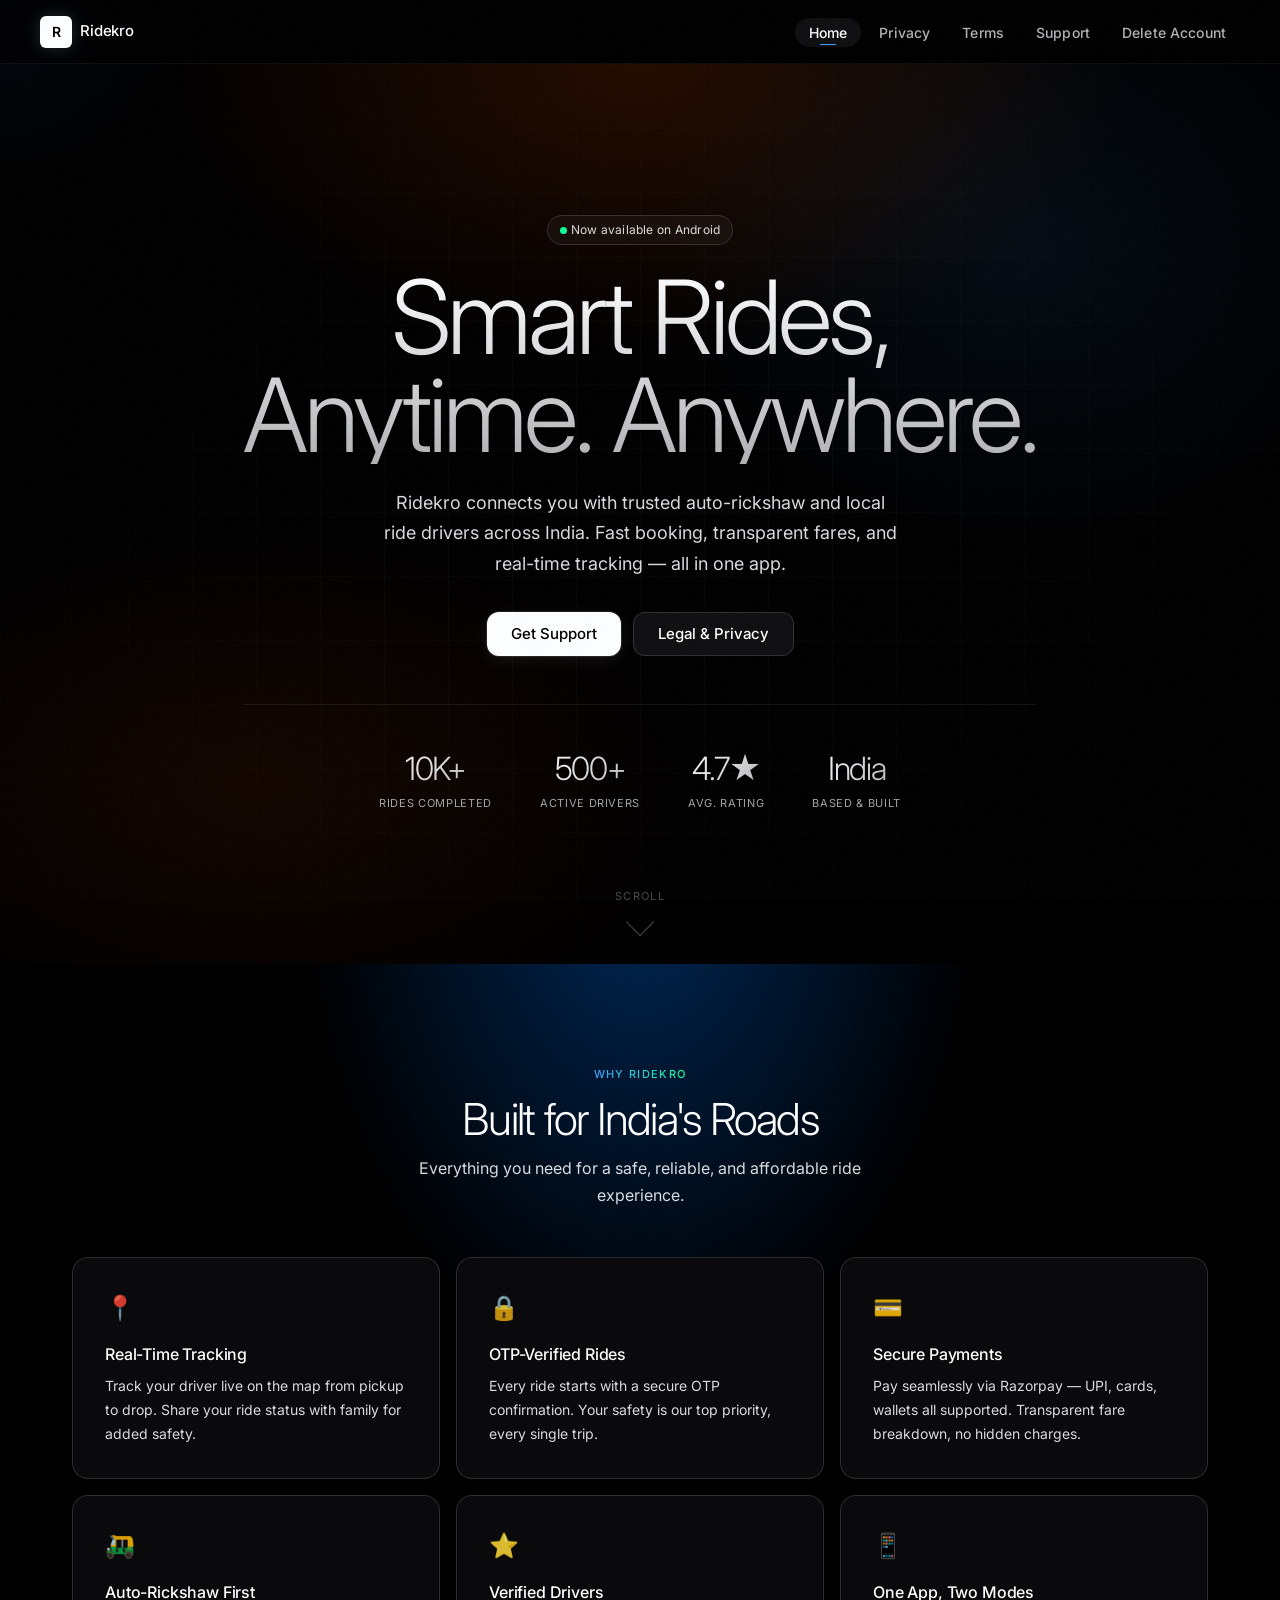
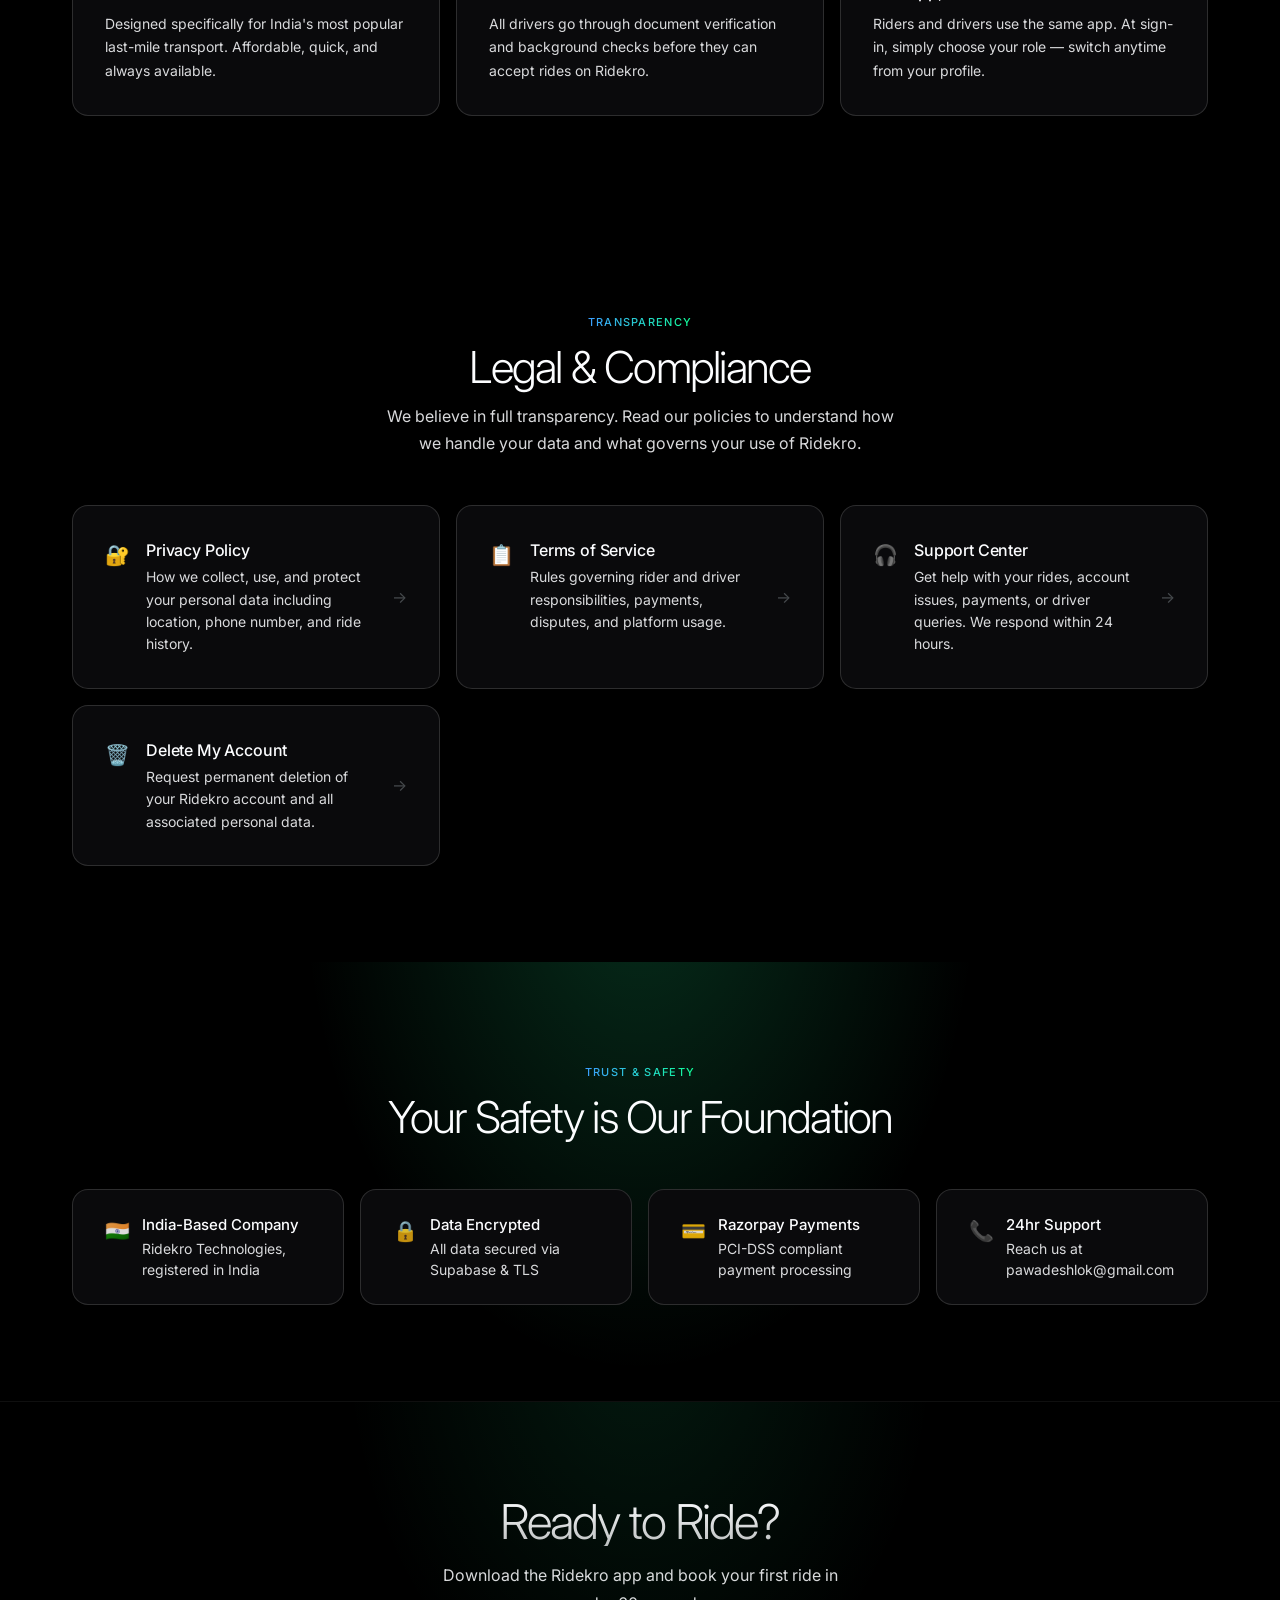
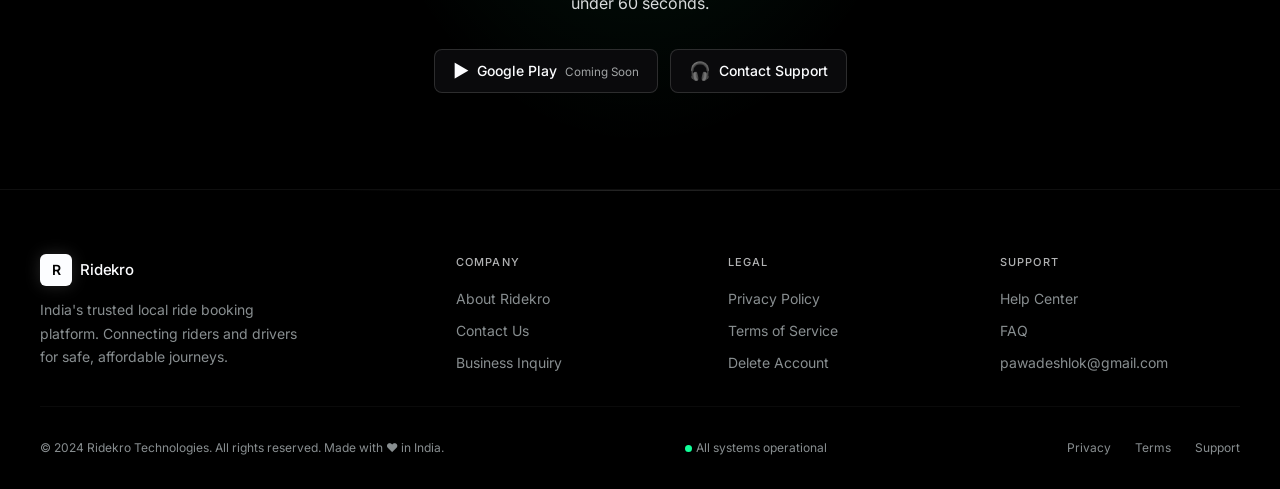
<file: index.html>
<!DOCTYPE html>
<html lang="en">
<head>
  <meta charset="UTF-8" />
  <meta name="viewport" content="width=device-width, initial-scale=1.0" />
  <title>Ridekro – Smart Rides, Anytime | India's Local Ride Platform</title>
  <meta name="description" content="Ridekro connects riders with trusted auto-rickshaw and local ride drivers across India. Fast, safe, and affordable rides at your fingertips." />
  <meta name="keywords" content="Ridekro, auto rickshaw booking, ride booking India, local rides, auto booking app" />
  <meta name="robots" content="index, follow" />
  <meta name="author" content="Ridekro Technologies" />
  <meta property="og:type" content="website" />
  <meta property="og:title" content="Ridekro – Smart Rides, Anytime" />
  <meta property="og:description" content="India's trusted local ride booking platform. Book auto-rickshaws and local rides instantly." />
  <meta property="og:url" content="https://ridekro.in" />
  <meta property="og:site_name" content="Ridekro" />
  <meta property="og:image" content="https://ridekro.in/og-image.png" />
  <meta name="twitter:card" content="summary_large_image" />
  <meta name="twitter:title" content="Ridekro – Smart Rides, Anytime" />
  <meta name="twitter:description" content="India's trusted local ride booking platform." />
  <link rel="canonical" href="https://ridekro.in/" />
  <link rel="stylesheet" href="style.css" />
</head>
<body>

  <!-- NAVBAR -->
  <nav class="navbar" role="navigation" aria-label="Main navigation">
    <div class="nav-inner">
      <a href="index.html" class="nav-logo" aria-label="Ridekro Home">
        <div class="nav-logo-mark" aria-hidden="true">R</div>
        <span class="nav-logo-text">Ridekro</span>
      </a>
      <ul class="nav-links" role="list">
        <li><a href="index.html" class="active">Home</a></li>
        <li><a href="privacy-policy.html">Privacy</a></li>
        <li><a href="terms.html">Terms</a></li>
        <li><a href="support.html">Support</a></li>
        <li><a href="delete-account.html">Delete Account</a></li>
      </ul>
      <button class="nav-hamburger" id="navHamburger" aria-label="Toggle menu" aria-expanded="false">
        <span></span><span></span><span></span>
      </button>
    </div>
    <div class="nav-mobile" id="navMobile" role="menu">
      <a href="index.html" role="menuitem">Home</a>
      <a href="privacy-policy.html" role="menuitem">Privacy Policy</a>
      <a href="terms.html" role="menuitem">Terms of Service</a>
      <a href="support.html" role="menuitem">Support</a>
      <a href="delete-account.html" role="menuitem">Delete Account</a>
    </div>
  </nav>

  <!-- HERO -->
  <section class="hero" aria-labelledby="hero-heading">
    <div class="hero-inner">
      <div class="badge-pill">
        <span class="status-dot" aria-hidden="true"></span>
        Now available on Android
      </div>
      <h1 id="hero-heading">Smart Rides,<br />Anytime. Anywhere.</h1>
      <p class="hero-sub">
        Ridekro connects you with trusted auto-rickshaw and local ride drivers across India.
        Fast booking, transparent fares, and real-time tracking — all in one app.
      </p>
      <div class="hero-cta-group">
        <a href="support.html" class="btn btn-primary btn-lg">Get Support</a>
        <a href="privacy-policy.html" class="btn btn-ghost btn-lg">Legal &amp; Privacy</a>
      </div>
      <div class="hero-stats" role="list" aria-label="Platform statistics">
        <div class="stat-item" role="listitem">
          <span class="stat-num">10K+</span>
          <span class="stat-label">Rides Completed</span>
        </div>
        <div class="stat-item" role="listitem">
          <span class="stat-num">500+</span>
          <span class="stat-label">Active Drivers</span>
        </div>
        <div class="stat-item" role="listitem">
          <span class="stat-num">4.7★</span>
          <span class="stat-label">Avg. Rating</span>
        </div>
        <div class="stat-item" role="listitem">
          <span class="stat-num">India</span>
          <span class="stat-label">Based &amp; Built</span>
        </div>
      </div>
    </div>
  </section>

  <!-- FEATURES -->
  <section class="section section-glow-blue" aria-labelledby="features-heading">
    <div class="section-inner container">
      <div class="section-header">
        <span class="section-label">Why Ridekro</span>
        <h2 id="features-heading">Built for India's Roads</h2>
        <p>Everything you need for a safe, reliable, and affordable ride experience.</p>
      </div>
      <div class="grid-3">
        <div class="feature-card">
          <span class="card-icon" aria-hidden="true">📍</span>
          <h3>Real-Time Tracking</h3>
          <p>Track your driver live on the map from pickup to drop. Share your ride status with family for added safety.</p>
        </div>
        <div class="feature-card">
          <span class="card-icon" aria-hidden="true">🔒</span>
          <h3>OTP-Verified Rides</h3>
          <p>Every ride starts with a secure OTP confirmation. Your safety is our top priority, every single trip.</p>
        </div>
        <div class="feature-card">
          <span class="card-icon" aria-hidden="true">💳</span>
          <h3>Secure Payments</h3>
          <p>Pay seamlessly via Razorpay — UPI, cards, wallets all supported. Transparent fare breakdown, no hidden charges.</p>
        </div>
        <div class="feature-card">
          <span class="card-icon" aria-hidden="true">🛺</span>
          <h3>Auto-Rickshaw First</h3>
          <p>Designed specifically for India's most popular last-mile transport. Affordable, quick, and always available.</p>
        </div>
        <div class="feature-card">
          <span class="card-icon" aria-hidden="true">⭐</span>
          <h3>Verified Drivers</h3>
          <p>All drivers go through document verification and background checks before they can accept rides on Ridekro.</p>
        </div>
        <div class="feature-card">
          <span class="card-icon" aria-hidden="true">📱</span>
          <h3>One App, Two Modes</h3>
          <p>Riders and drivers use the same app. At sign-in, simply choose your role — switch anytime from your profile.</p>
        </div>
      </div>
    </div>
  </section>

  <!-- LEGAL LINKS -->
  <section class="section" aria-labelledby="legal-heading">
    <div class="section-inner container">
      <div class="section-header">
        <span class="section-label">Transparency</span>
        <h2 id="legal-heading">Legal &amp; Compliance</h2>
        <p>We believe in full transparency. Read our policies to understand how we handle your data and what governs your use of Ridekro.</p>
      </div>
      <div class="grid-2">
        <a href="privacy-policy.html" class="legal-link-card" aria-label="Read Privacy Policy">
          <span class="llc-icon" aria-hidden="true">🔐</span>
          <div class="llc-body">
            <h3>Privacy Policy</h3>
            <p>How we collect, use, and protect your personal data including location, phone number, and ride history.</p>
          </div>
          <span class="llc-arrow" aria-hidden="true">→</span>
        </a>
        <a href="terms.html" class="legal-link-card" aria-label="Read Terms of Service">
          <span class="llc-icon" aria-hidden="true">📋</span>
          <div class="llc-body">
            <h3>Terms of Service</h3>
            <p>Rules governing rider and driver responsibilities, payments, disputes, and platform usage.</p>
          </div>
          <span class="llc-arrow" aria-hidden="true">→</span>
        </a>
        <a href="support.html" class="legal-link-card" aria-label="Go to Support">
          <span class="llc-icon" aria-hidden="true">🎧</span>
          <div class="llc-body">
            <h3>Support Center</h3>
            <p>Get help with your rides, account issues, payments, or driver queries. We respond within 24 hours.</p>
          </div>
          <span class="llc-arrow" aria-hidden="true">→</span>
        </a>
        <a href="delete-account.html" class="legal-link-card" aria-label="Delete Account">
          <span class="llc-icon" aria-hidden="true">🗑️</span>
          <div class="llc-body">
            <h3>Delete My Account</h3>
            <p>Request permanent deletion of your Ridekro account and all associated personal data.</p>
          </div>
          <span class="llc-arrow" aria-hidden="true">→</span>
        </a>
      </div>
    </div>
  </section>

  <!-- TRUST SIGNALS -->
  <section class="section section-glow-green" aria-labelledby="trust-heading">
    <div class="section-inner container">
      <div class="section-header">
        <span class="section-label">Trust &amp; Safety</span>
        <h2 id="trust-heading">Your Safety is Our Foundation</h2>
      </div>
      <div class="grid-4">
        <div class="trust-badge">
          <span class="tb-icon" aria-hidden="true">🇮🇳</span>
          <div class="tb-text">
            <strong>India-Based Company</strong>
            Ridekro Technologies, registered in India
          </div>
        </div>
        <div class="trust-badge">
          <span class="tb-icon" aria-hidden="true">🔒</span>
          <div class="tb-text">
            <strong>Data Encrypted</strong>
            All data secured via Supabase &amp; TLS
          </div>
        </div>
        <div class="trust-badge">
          <span class="tb-icon" aria-hidden="true">💳</span>
          <div class="tb-text">
            <strong>Razorpay Payments</strong>
            PCI-DSS compliant payment processing
          </div>
        </div>
        <div class="trust-badge">
          <span class="tb-icon" aria-hidden="true">📞</span>
          <div class="tb-text">
            <strong>24hr Support</strong>
            Reach us at pawadeshlok@gmail.com
          </div>
        </div>
      </div>
    </div>
  </section>

  <!-- APP CTA -->
  <section class="app-cta-section" aria-labelledby="cta-heading">
    <div class="container" style="position:relative;z-index:1;">
      <h2 id="cta-heading">Ready to Ride?</h2>
      <p>Download the Ridekro app and book your first ride in under 60 seconds.</p>
      <div class="store-badges">
        <a href="#" class="store-badge" aria-label="Get it on Google Play">
          <span class="sb-icon" aria-hidden="true">▶</span>
          <span>Google Play &nbsp;<small style="font-weight:400;color:var(--mute);">Coming Soon</small></span>
        </a>
        <a href="support.html" class="store-badge" aria-label="Contact Support">
          <span class="sb-icon" aria-hidden="true">🎧</span>
          <span>Contact Support</span>
        </a>
      </div>
    </div>
  </section>

  <!-- FOOTER -->
  <footer class="footer" role="contentinfo">
    <div class="footer-inner">
      <div class="footer-top">
        <div class="footer-brand">
          <a href="index.html" class="nav-logo" aria-label="Ridekro Home">
            <div class="nav-logo-mark" aria-hidden="true">R</div>
            <span class="nav-logo-text">Ridekro</span>
          </a>
          <p>India's trusted local ride booking platform. Connecting riders and drivers for safe, affordable journeys.</p>
        </div>
        <div class="footer-col">
          <h4>Company</h4>
          <ul>
            <li><a href="index.html">About Ridekro</a></li>
            <li><a href="support.html">Contact Us</a></li>
            <li><a href="support.html#business">Business Inquiry</a></li>
          </ul>
        </div>
        <div class="footer-col">
          <h4>Legal</h4>
          <ul>
            <li><a href="privacy-policy.html">Privacy Policy</a></li>
            <li><a href="terms.html">Terms of Service</a></li>
            <li><a href="delete-account.html">Delete Account</a></li>
          </ul>
        </div>
        <div class="footer-col">
          <h4>Support</h4>
          <ul>
            <li><a href="support.html">Help Center</a></li>
            <li><a href="support.html#faq">FAQ</a></li>
            <li><a href="mailto:pawadeshlok@gmail.com">pawadeshlok@gmail.com</a></li>
          </ul>
        </div>
      </div>
      <div class="footer-bottom">
        <p>© 2024 Ridekro Technologies. All rights reserved. Made with ❤️ in India.</p>
        <div class="footer-status">
          <span class="status-dot" aria-hidden="true"></span>
          All systems operational
        </div>
        <div class="footer-bottom-links">
          <a href="privacy-policy.html">Privacy</a>
          <a href="terms.html">Terms</a>
          <a href="support.html">Support</a>
        </div>
      </div>
    </div>
  </footer>

  <script src="script.js"></script>
</body>
</html>
</file>
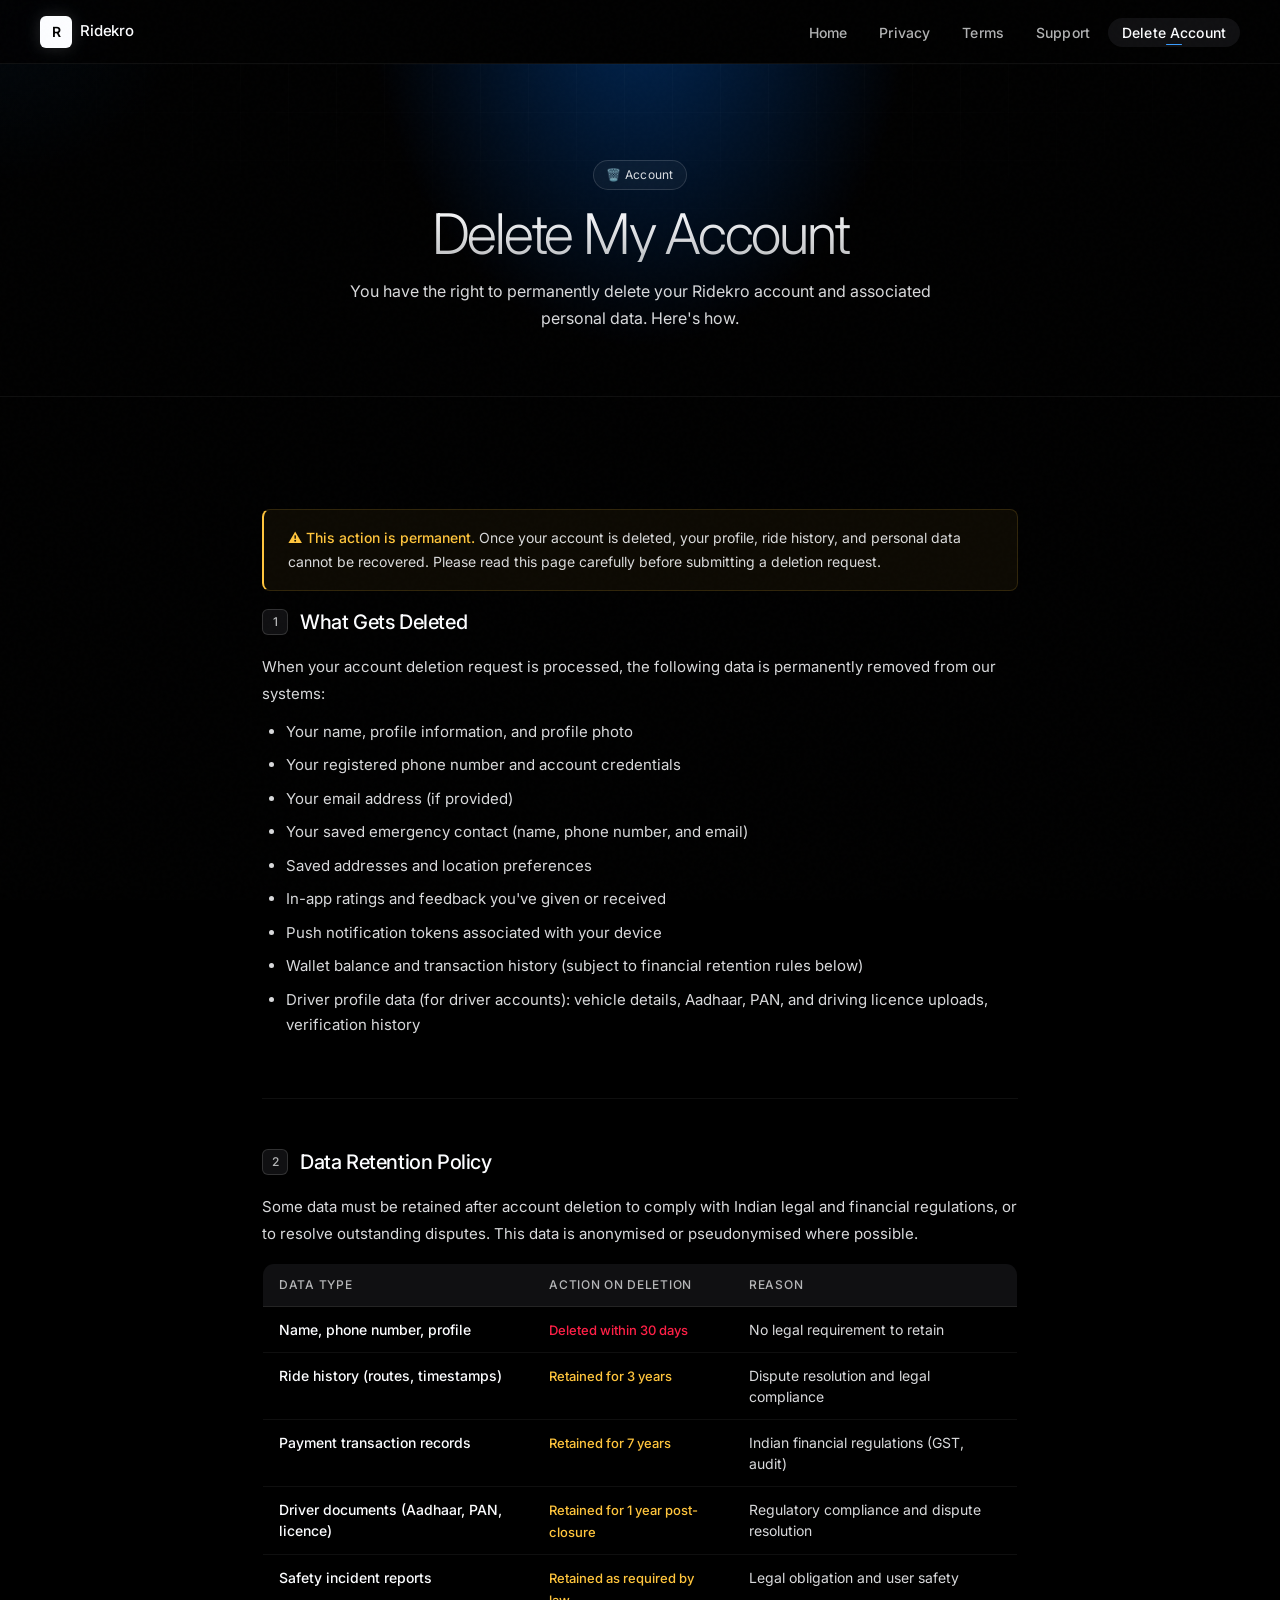
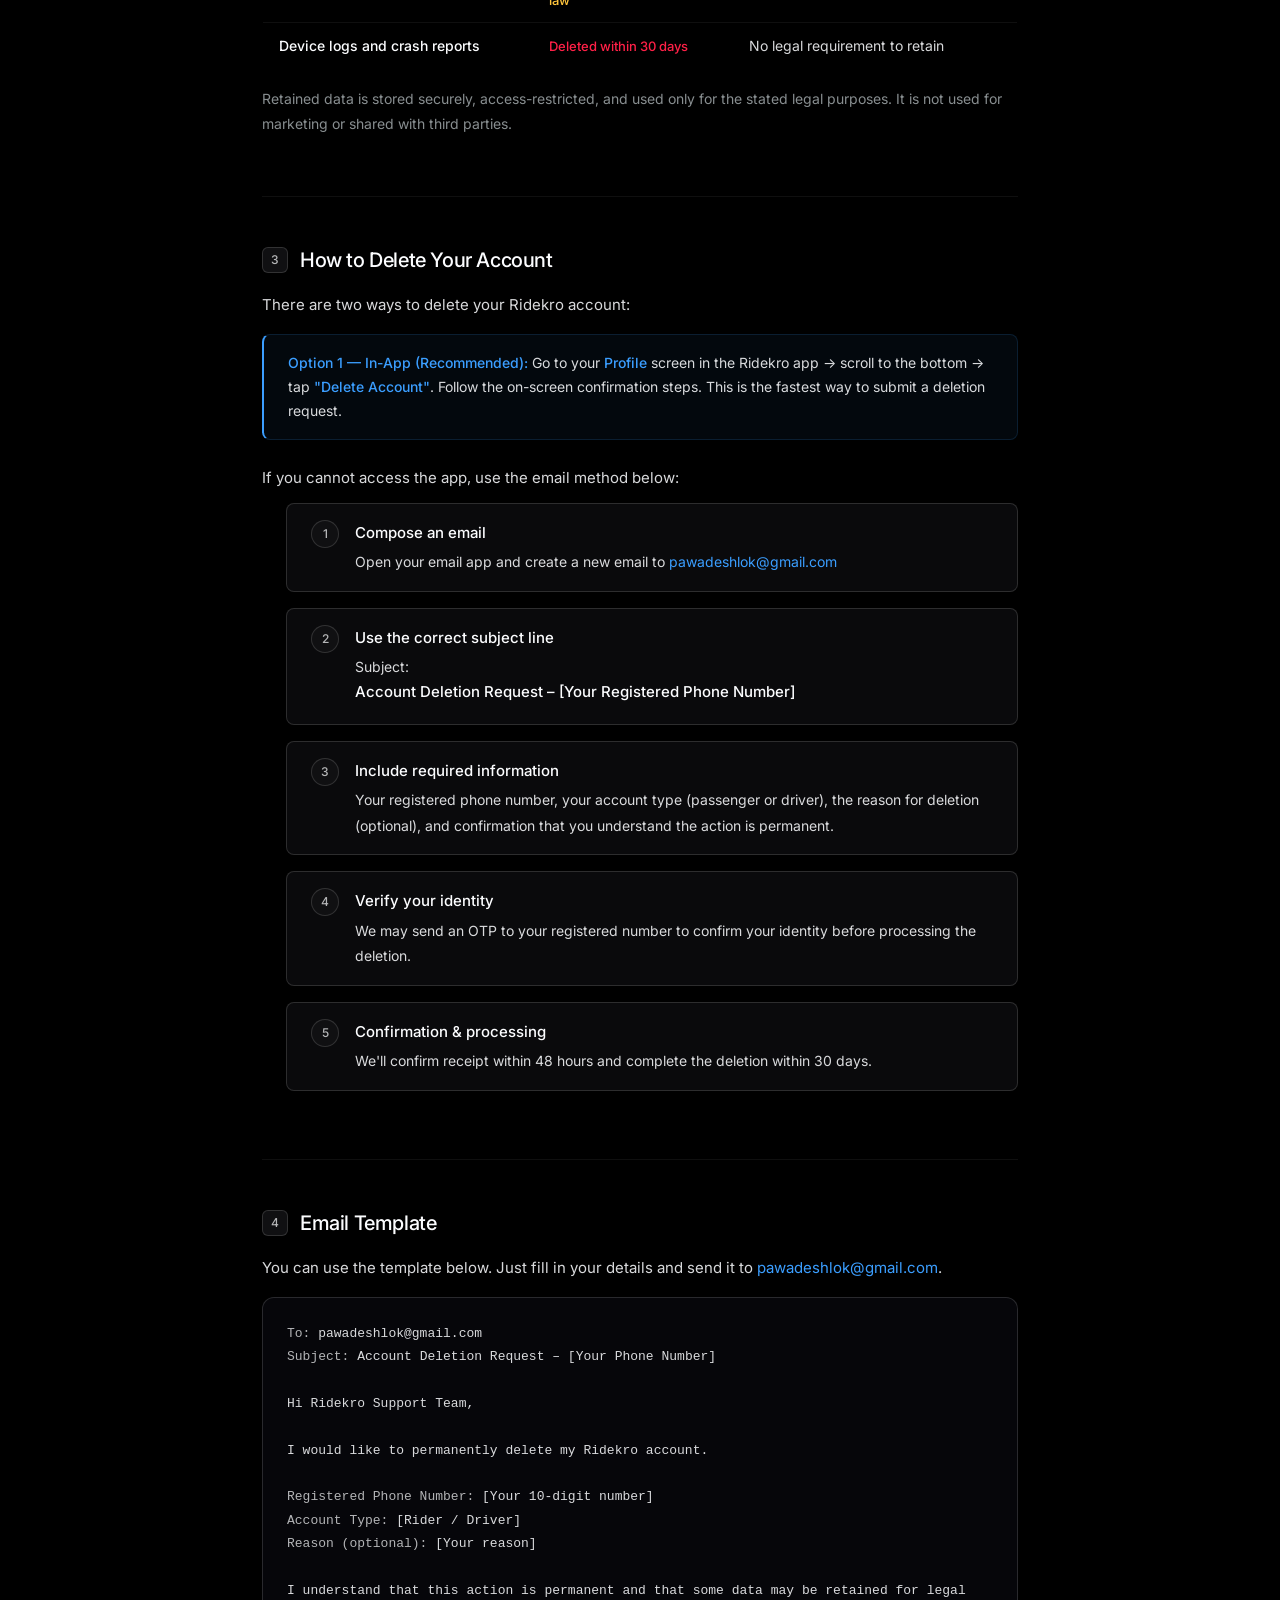
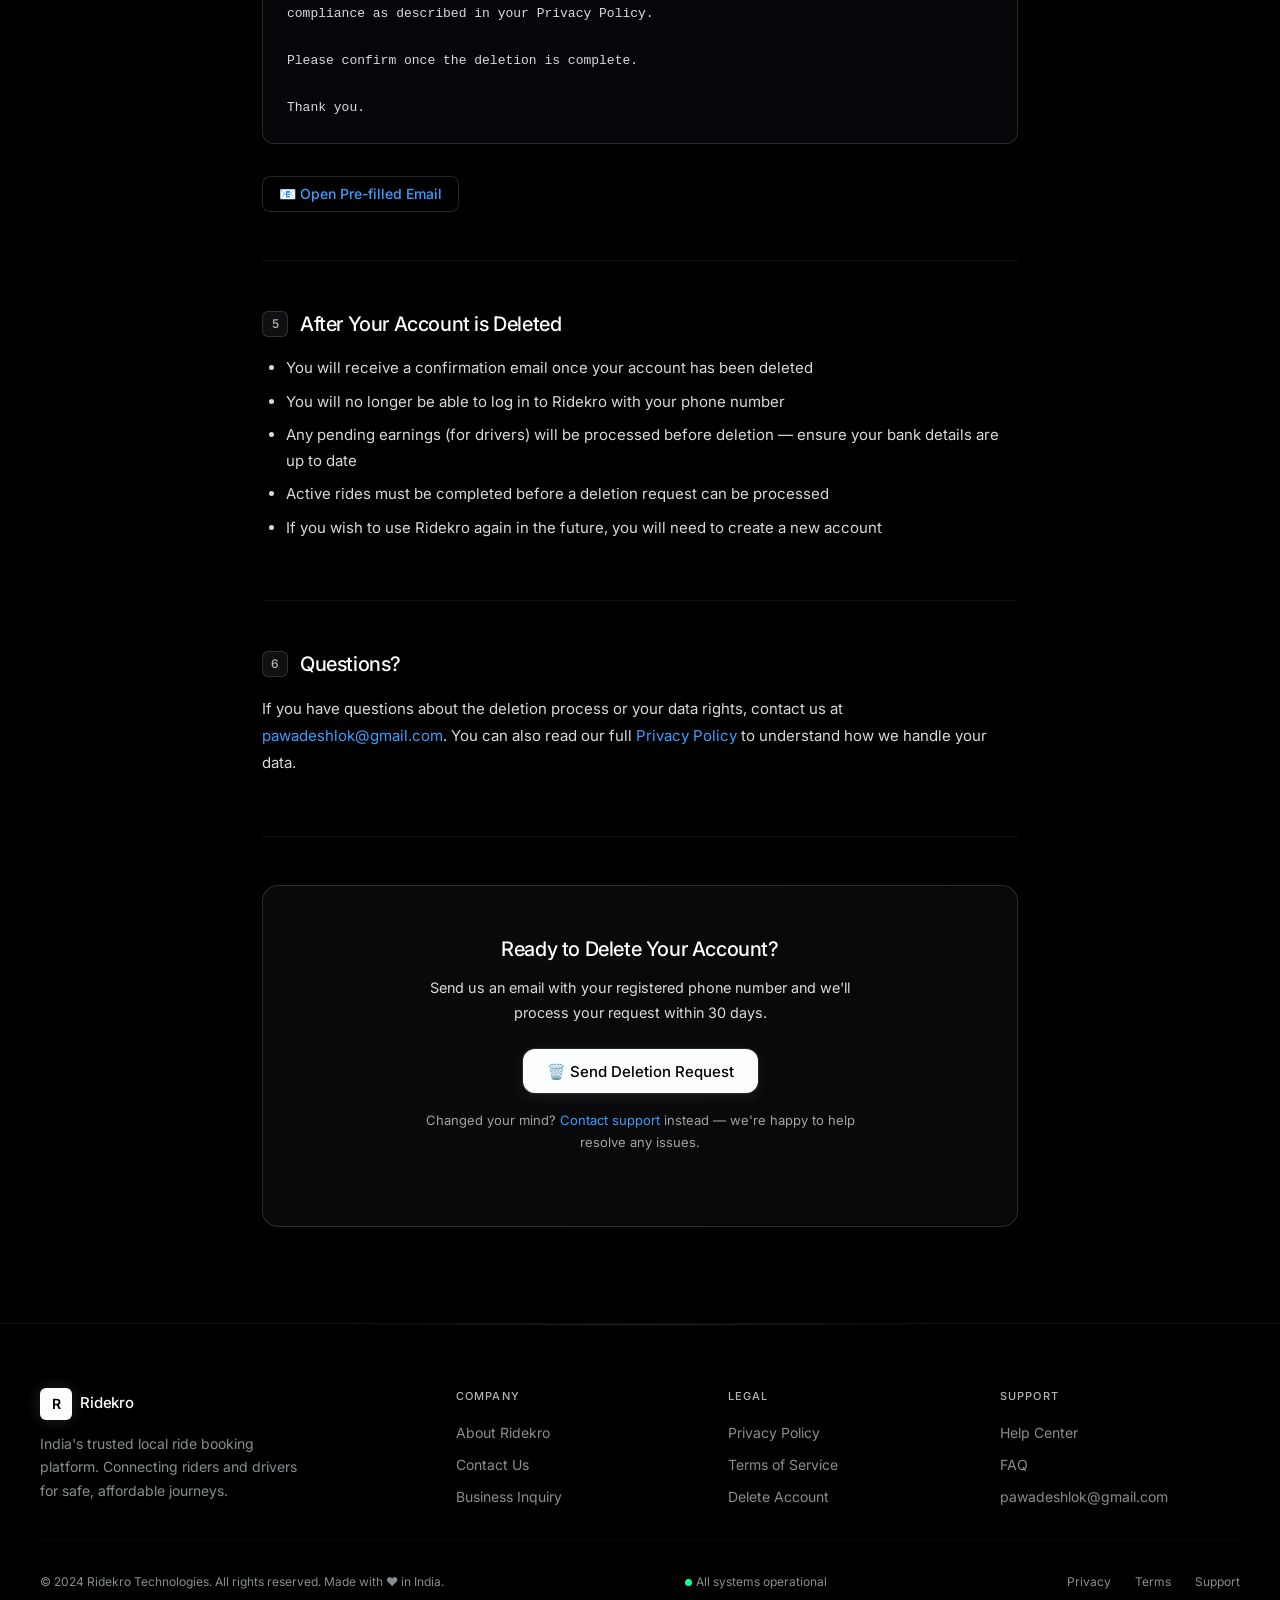
<file: delete-account.html>
<!DOCTYPE html>
<html lang="en">
<head>
  <meta charset="UTF-8" />
  <meta name="viewport" content="width=device-width, initial-scale=1.0" />
  <title>Delete My Account – Ridekro</title>
  <meta name="description" content="Request permanent deletion of your Ridekro account and all associated personal data. Learn about our data removal and retention policy." />
  <meta name="robots" content="index, follow" />
  <meta name="author" content="Ridekro Technologies" />
  <meta property="og:type" content="website" />
  <meta property="og:title" content="Delete My Account – Ridekro" />
  <meta property="og:description" content="Request permanent deletion of your Ridekro account and personal data." />
  <meta property="og:url" content="https://ridekro.in/delete-account.html" />
  <meta property="og:site_name" content="Ridekro" />
  <link rel="canonical" href="https://ridekro.in/delete-account.html" />
  <link rel="stylesheet" href="style.css" />
</head>
<body>

  <!-- NAVBAR -->
  <nav class="navbar" role="navigation" aria-label="Main navigation">
    <div class="nav-inner">
      <a href="index.html" class="nav-logo" aria-label="Ridekro Home">
        <div class="nav-logo-mark" aria-hidden="true">R</div>
        <span class="nav-logo-text">Ridekro</span>
      </a>
      <ul class="nav-links" role="list">
        <li><a href="index.html">Home</a></li>
        <li><a href="privacy-policy.html">Privacy</a></li>
        <li><a href="terms.html">Terms</a></li>
        <li><a href="support.html">Support</a></li>
        <li><a href="delete-account.html" class="active">Delete Account</a></li>
      </ul>
      <button class="nav-hamburger" id="navHamburger" aria-label="Toggle menu" aria-expanded="false">
        <span></span><span></span><span></span>
      </button>
    </div>
    <div class="nav-mobile" id="navMobile" role="menu">
      <a href="index.html" role="menuitem">Home</a>
      <a href="privacy-policy.html" role="menuitem">Privacy Policy</a>
      <a href="terms.html" role="menuitem">Terms of Service</a>
      <a href="support.html" role="menuitem">Support</a>
      <a href="delete-account.html" role="menuitem">Delete Account</a>
    </div>
  </nav>

  <!-- PAGE HERO -->
  <section class="page-hero" aria-labelledby="page-title">
    <div class="page-hero-inner">
      <div class="badge-pill">🗑️ Account</div>
      <h1 id="page-title">Delete My Account</h1>
      <p>You have the right to permanently delete your Ridekro account and associated personal data. Here's how.</p>
    </div>
  </section>

  <!-- CONTENT -->
  <main class="content-wrap" id="main-content">

    <div class="warning-box" role="note">
      <strong>⚠️ This action is permanent.</strong> Once your account is deleted, your profile, ride history, and personal data cannot be recovered. Please read this page carefully before submitting a deletion request.
    </div>

    <div class="legal-section">
      <h2><span class="section-num" aria-hidden="true">1</span> What Gets Deleted</h2>
      <p>When your account deletion request is processed, the following data is permanently removed from our systems:</p>
      <ul>
        <li>Your name, profile information, and profile photo</li>
        <li>Your registered phone number and account credentials</li>
        <li>Your email address (if provided)</li>
        <li>Your saved emergency contact (name, phone number, and email)</li>
        <li>Saved addresses and location preferences</li>
        <li>In-app ratings and feedback you've given or received</li>
        <li>Push notification tokens associated with your device</li>
        <li>Wallet balance and transaction history (subject to financial retention rules below)</li>
        <li>Driver profile data (for driver accounts): vehicle details, Aadhaar, PAN, and driving licence uploads, verification history</li>
      </ul>
    </div>

    <div class="legal-section">
      <h2><span class="section-num" aria-hidden="true">2</span> Data Retention Policy</h2>
      <p>Some data must be retained after account deletion to comply with Indian legal and financial regulations, or to resolve outstanding disputes. This data is anonymised or pseudonymised where possible.</p>

      <table class="retention-table" role="table" aria-label="Data retention schedule">
        <thead>
          <tr>
            <th scope="col">Data Type</th>
            <th scope="col">Action on Deletion</th>
            <th scope="col">Reason</th>
          </tr>
        </thead>
        <tbody>
          <tr>
            <td>Name, phone number, profile</td>
            <td><span class="deleted-tag">Deleted within 30 days</span></td>
            <td>No legal requirement to retain</td>
          </tr>
          <tr>
            <td>Ride history (routes, timestamps)</td>
            <td><span class="retained-tag">Retained for 3 years</span></td>
            <td>Dispute resolution and legal compliance</td>
          </tr>
          <tr>
            <td>Payment transaction records</td>
            <td><span class="retained-tag">Retained for 7 years</span></td>
            <td>Indian financial regulations (GST, audit)</td>
          </tr>
          <tr>
            <td>Driver documents (Aadhaar, PAN, licence)</td>
            <td><span class="retained-tag">Retained for 1 year post-closure</span></td>
            <td>Regulatory compliance and dispute resolution</td>
          </tr>
          <tr>
            <td>Safety incident reports</td>
            <td><span class="retained-tag">Retained as required by law</span></td>
            <td>Legal obligation and user safety</td>
          </tr>
          <tr>
            <td>Device logs and crash reports</td>
            <td><span class="deleted-tag">Deleted within 30 days</span></td>
            <td>No legal requirement to retain</td>
          </tr>
        </tbody>
      </table>

      <p class="mt-2" style="font-size: 0.875rem; color: var(--ash);">
        Retained data is stored securely, access-restricted, and used only for the stated legal purposes. It is not used for marketing or shared with third parties.
      </p>
    </div>

    <div class="legal-section">
      <h2><span class="section-num" aria-hidden="true">3</span> How to Delete Your Account</h2>
      <p>There are two ways to delete your Ridekro account:</p>

      <div class="highlight-box" style="margin-bottom: var(--sp-xl);">
        <strong>Option 1 — In-App (Recommended):</strong> Go to your <strong>Profile</strong> screen in the Ridekro app → scroll to the bottom → tap <strong>"Delete Account"</strong>. Follow the on-screen confirmation steps. This is the fastest way to submit a deletion request.
      </div>

      <p>If you cannot access the app, use the email method below:</p>

      <ol class="steps-list" role="list">
        <li>
          <div class="step-content">
            <strong>Compose an email</strong>
            <span>Open your email app and create a new email to <a href="mailto:pawadeshlok@gmail.com">pawadeshlok@gmail.com</a></span>
          </div>
        </li>
        <li>
          <div class="step-content">
            <strong>Use the correct subject line</strong>
            <span>Subject: <strong>Account Deletion Request – [Your Registered Phone Number]</strong></span>
          </div>
        </li>
        <li>
          <div class="step-content">
            <strong>Include required information</strong>
            <span>Your registered phone number, your account type (passenger or driver), the reason for deletion (optional), and confirmation that you understand the action is permanent.</span>
          </div>
        </li>
        <li>
          <div class="step-content">
            <strong>Verify your identity</strong>
            <span>We may send an OTP to your registered number to confirm your identity before processing the deletion.</span>
          </div>
        </li>
        <li>
          <div class="step-content">
            <strong>Confirmation &amp; processing</strong>
            <span>We'll confirm receipt within 48 hours and complete the deletion within 30 days.</span>
          </div>
        </li>
      </ol>
    </div>

    <div class="legal-section">
      <h2><span class="section-num" aria-hidden="true">4</span> Email Template</h2>
      <p>You can use the template below. Just fill in your details and send it to <a href="mailto:pawadeshlok@gmail.com">pawadeshlok@gmail.com</a>.</p>

      <div class="email-template" role="region" aria-label="Email template">
        <span class="et-label">To:</span> pawadeshlok@gmail.com<br />
        <span class="et-label">Subject:</span> Account Deletion Request – [Your Phone Number]<br /><br />
        Hi Ridekro Support Team,<br /><br />
        I would like to permanently delete my Ridekro account.<br /><br />
        <span class="et-label">Registered Phone Number:</span> [Your 10-digit number]<br />
        <span class="et-label">Account Type:</span> [Rider / Driver]<br />
        <span class="et-label">Reason (optional):</span> [Your reason]<br /><br />
        I understand that this action is permanent and that some data may be retained for legal compliance as described in your Privacy Policy.<br /><br />
        Please confirm once the deletion is complete.<br /><br />
        Thank you.
      </div>

      <a href="mailto:pawadeshlok@gmail.com?subject=Account%20Deletion%20Request&body=Hi%20Ridekro%20Support%20Team%2C%0A%0AI%20would%20like%20to%20permanently%20delete%20my%20Ridekro%20account.%0A%0ARegistered%20Phone%20Number%3A%20%5BYour%20Number%5D%0AAccount%20Type%3A%20%5BRider%20%2F%20Driver%5D%0AReason%20(optional)%3A%20%5BYour%20reason%5D%0A%0AI%20understand%20this%20action%20is%20permanent.%0A%0AThank%20you." class="btn btn-outline mt-2">
        📧 Open Pre-filled Email
      </a>
    </div>

    <div class="legal-section">
      <h2><span class="section-num" aria-hidden="true">5</span> After Your Account is Deleted</h2>
      <ul>
        <li>You will receive a confirmation email once your account has been deleted</li>
        <li>You will no longer be able to log in to Ridekro with your phone number</li>
        <li>Any pending earnings (for drivers) will be processed before deletion — ensure your bank details are up to date</li>
        <li>Active rides must be completed before a deletion request can be processed</li>
        <li>If you wish to use Ridekro again in the future, you will need to create a new account</li>
      </ul>
    </div>

    <div class="legal-section">
      <h2><span class="section-num" aria-hidden="true">6</span> Questions?</h2>
      <p>If you have questions about the deletion process or your data rights, contact us at <a href="mailto:pawadeshlok@gmail.com">pawadeshlok@gmail.com</a>. You can also read our full <a href="privacy-policy.html">Privacy Policy</a> to understand how we handle your data.</p>
    </div>

    <div class="delete-cta-box">
      <h3>Ready to Delete Your Account?</h3>
      <p>Send us an email with your registered phone number and we'll process your request within 30 days.</p>
      <a href="mailto:pawadeshlok@gmail.com?subject=Account%20Deletion%20Request" class="btn btn-primary btn-lg">
        🗑️ Send Deletion Request
      </a>
      <p style="margin-top: var(--sp-lg); font-size: 0.8125rem; color: var(--mute);">
        Changed your mind? <a href="support.html">Contact support</a> instead — we're happy to help resolve any issues.
      </p>
    </div>

  </main>

  <!-- FOOTER -->
  <footer class="footer" role="contentinfo">
    <div class="footer-inner">
      <div class="footer-top">
        <div class="footer-brand">
          <a href="index.html" class="nav-logo" aria-label="Ridekro Home">
            <div class="nav-logo-mark" aria-hidden="true">R</div>
            <span class="nav-logo-text">Ridekro</span>
          </a>
          <p>India's trusted local ride booking platform. Connecting riders and drivers for safe, affordable journeys.</p>
        </div>
        <div class="footer-col">
          <h4>Company</h4>
          <ul>
            <li><a href="index.html">About Ridekro</a></li>
            <li><a href="support.html">Contact Us</a></li>
            <li><a href="support.html#business">Business Inquiry</a></li>
          </ul>
        </div>
        <div class="footer-col">
          <h4>Legal</h4>
          <ul>
            <li><a href="privacy-policy.html">Privacy Policy</a></li>
            <li><a href="terms.html">Terms of Service</a></li>
            <li><a href="delete-account.html">Delete Account</a></li>
          </ul>
        </div>
        <div class="footer-col">
          <h4>Support</h4>
          <ul>
            <li><a href="support.html">Help Center</a></li>
            <li><a href="support.html#faq">FAQ</a></li>
            <li><a href="mailto:pawadeshlok@gmail.com">pawadeshlok@gmail.com</a></li>
          </ul>
        </div>
      </div>
      <div class="footer-bottom">
        <p>© 2024 Ridekro Technologies. All rights reserved. Made with ❤️ in India.</p>
        <div class="footer-status">
          <span class="status-dot" aria-hidden="true"></span>
          All systems operational
        </div>
        <div class="footer-bottom-links">
          <a href="privacy-policy.html">Privacy</a>
          <a href="terms.html">Terms</a>
          <a href="support.html">Support</a>
        </div>
      </div>
    </div>
  </footer>

  <script src="script.js"></script>
</body>
</html>
</file>
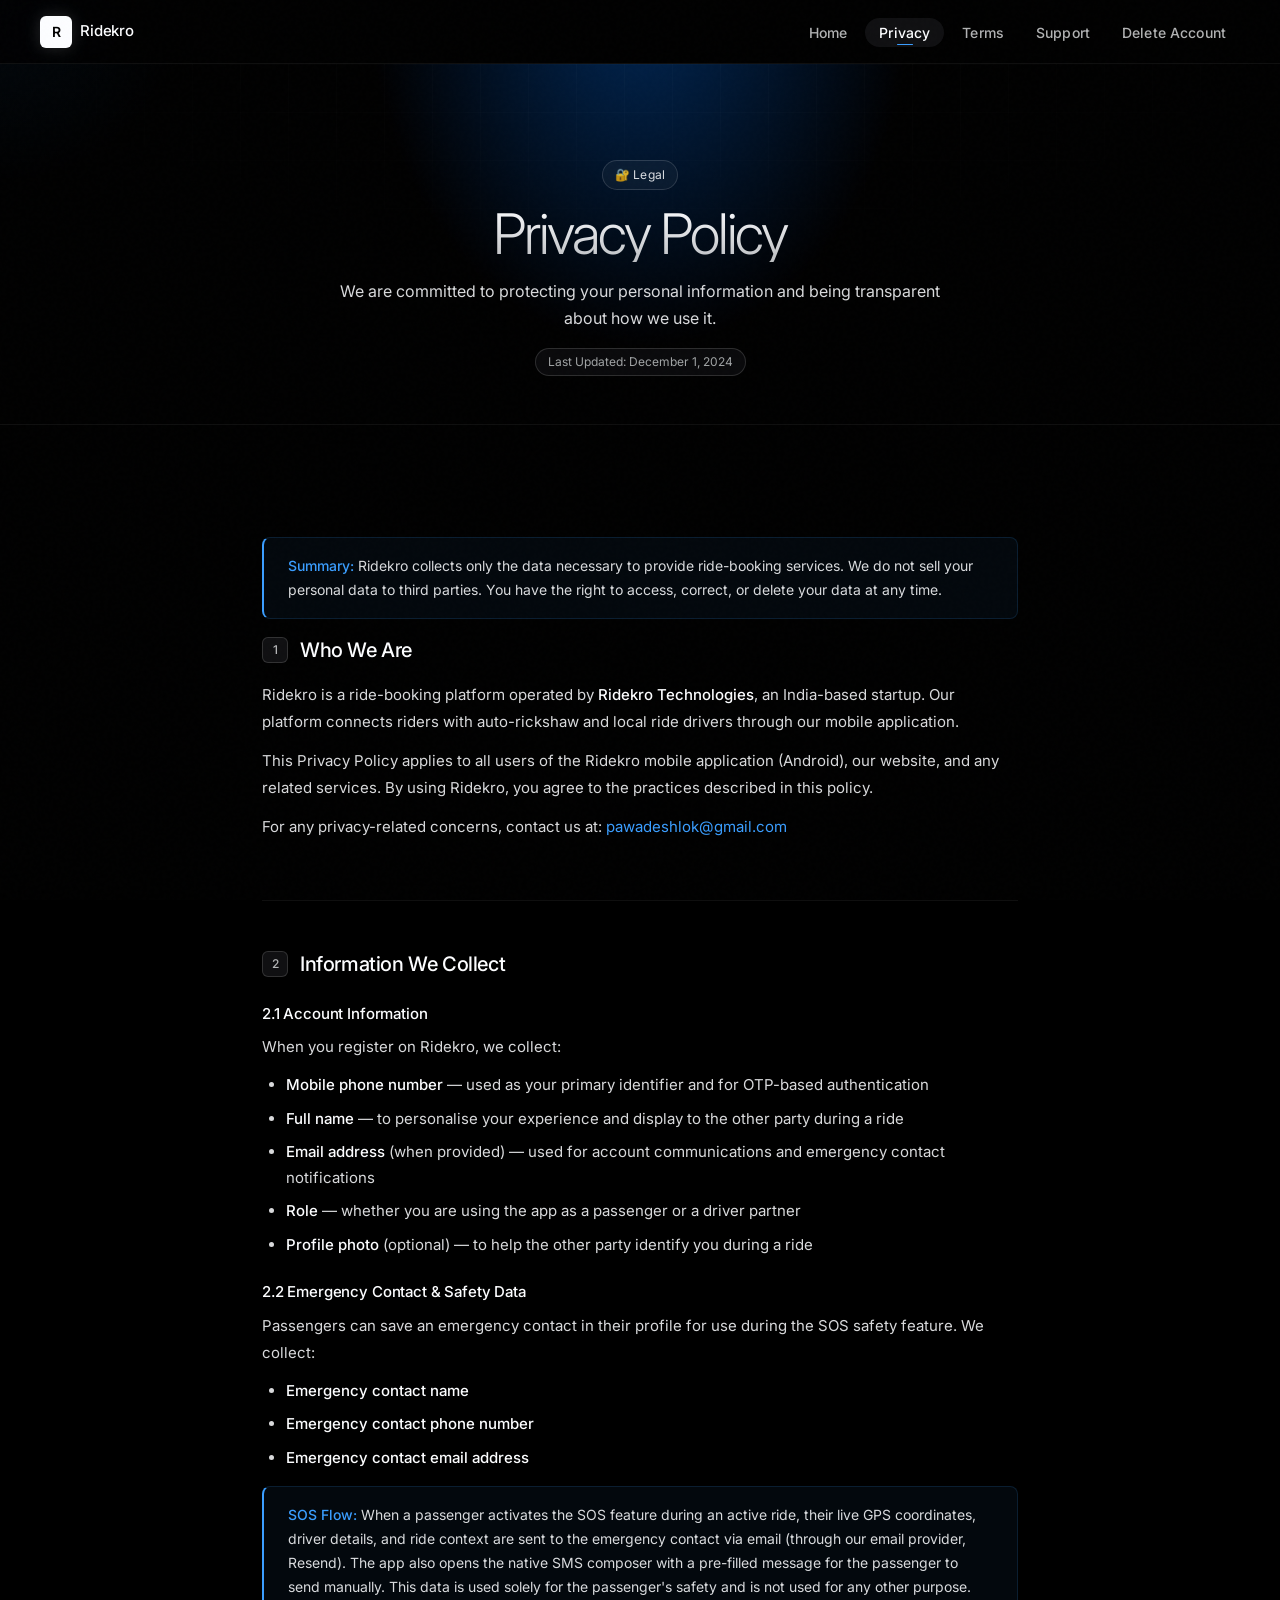
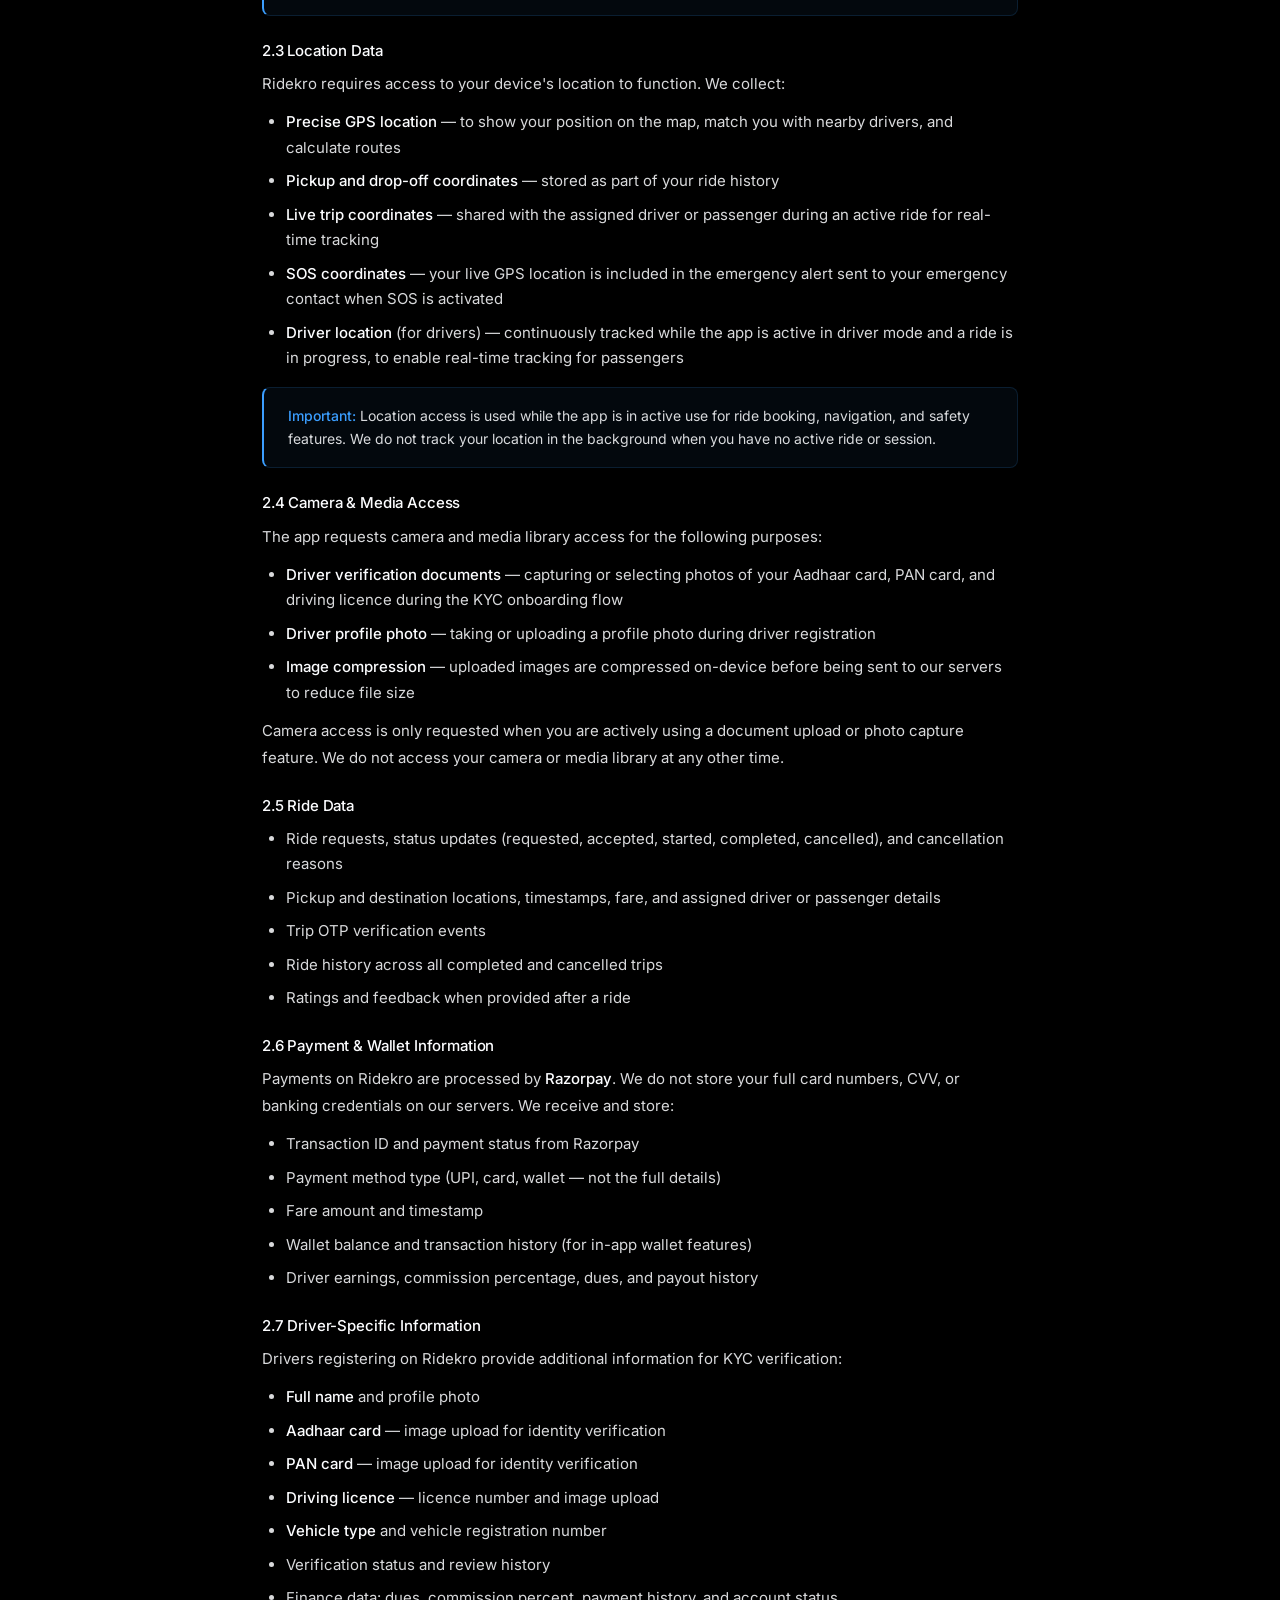
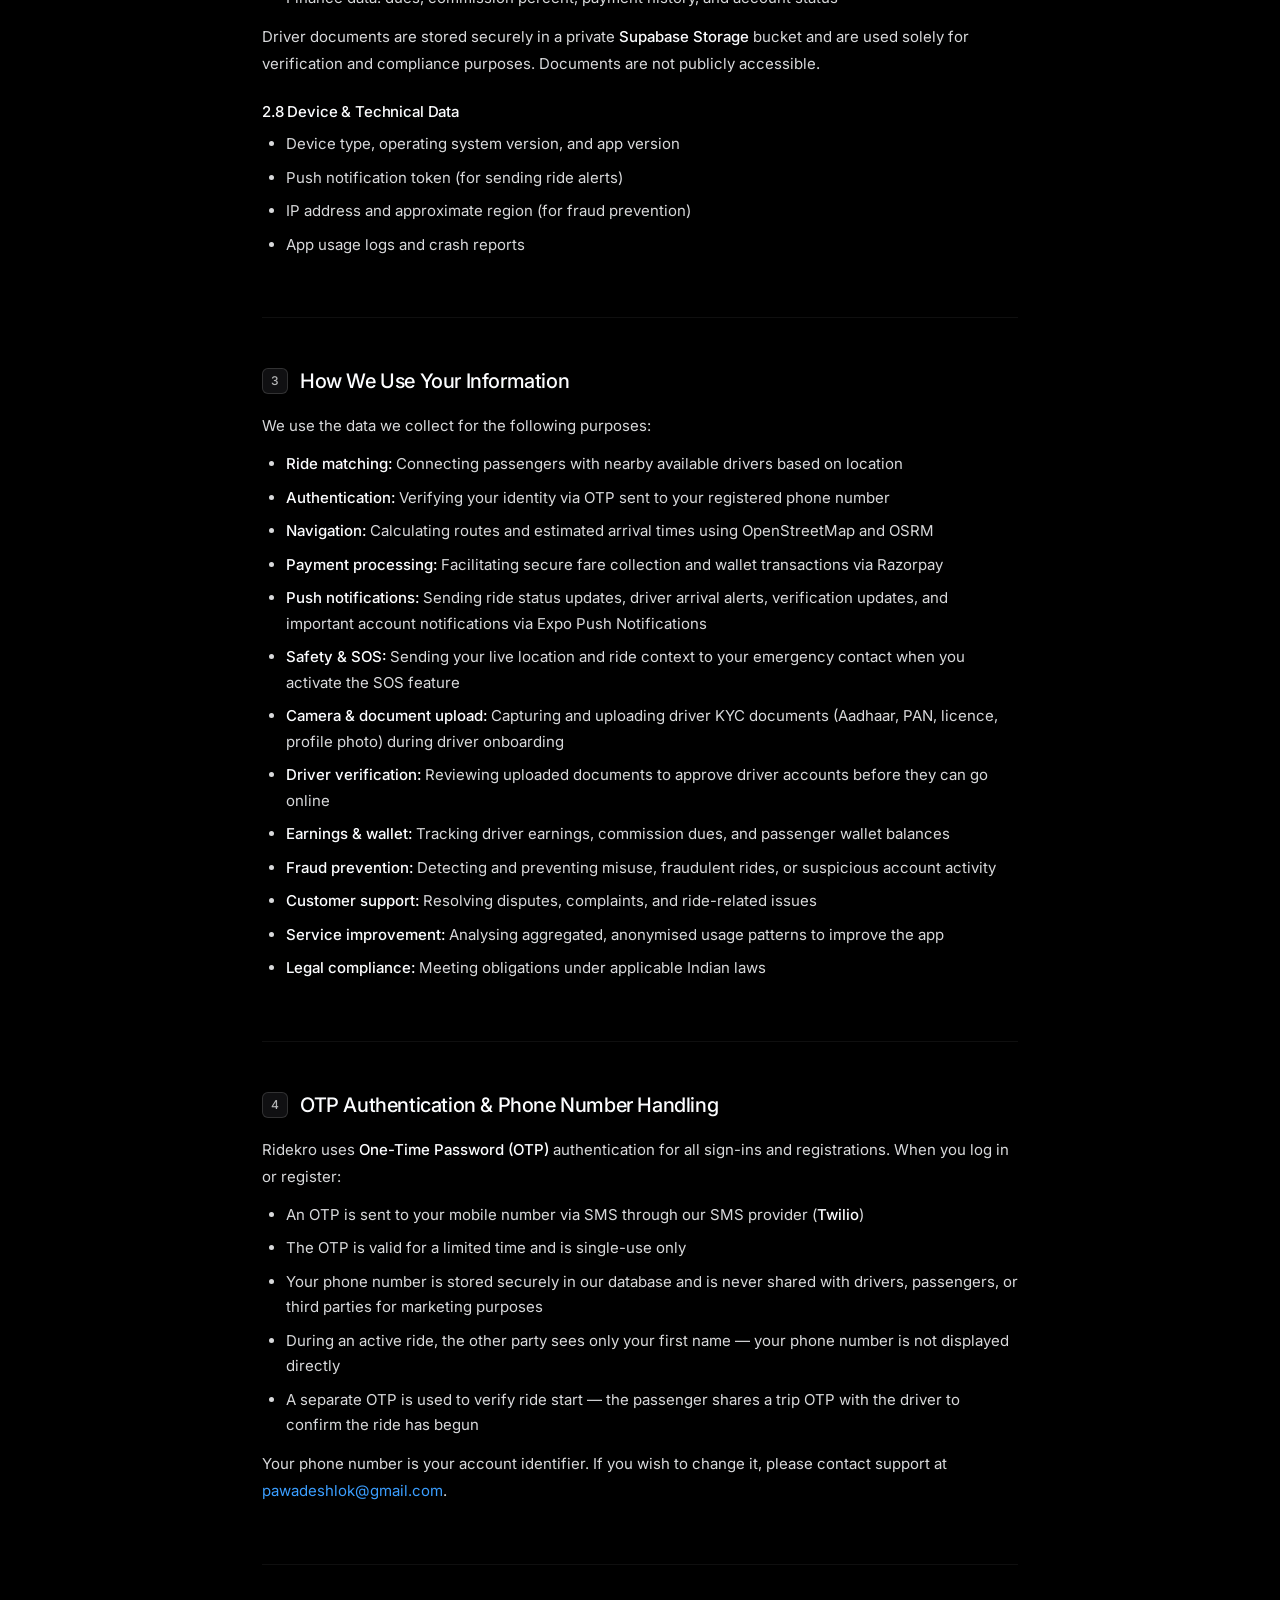
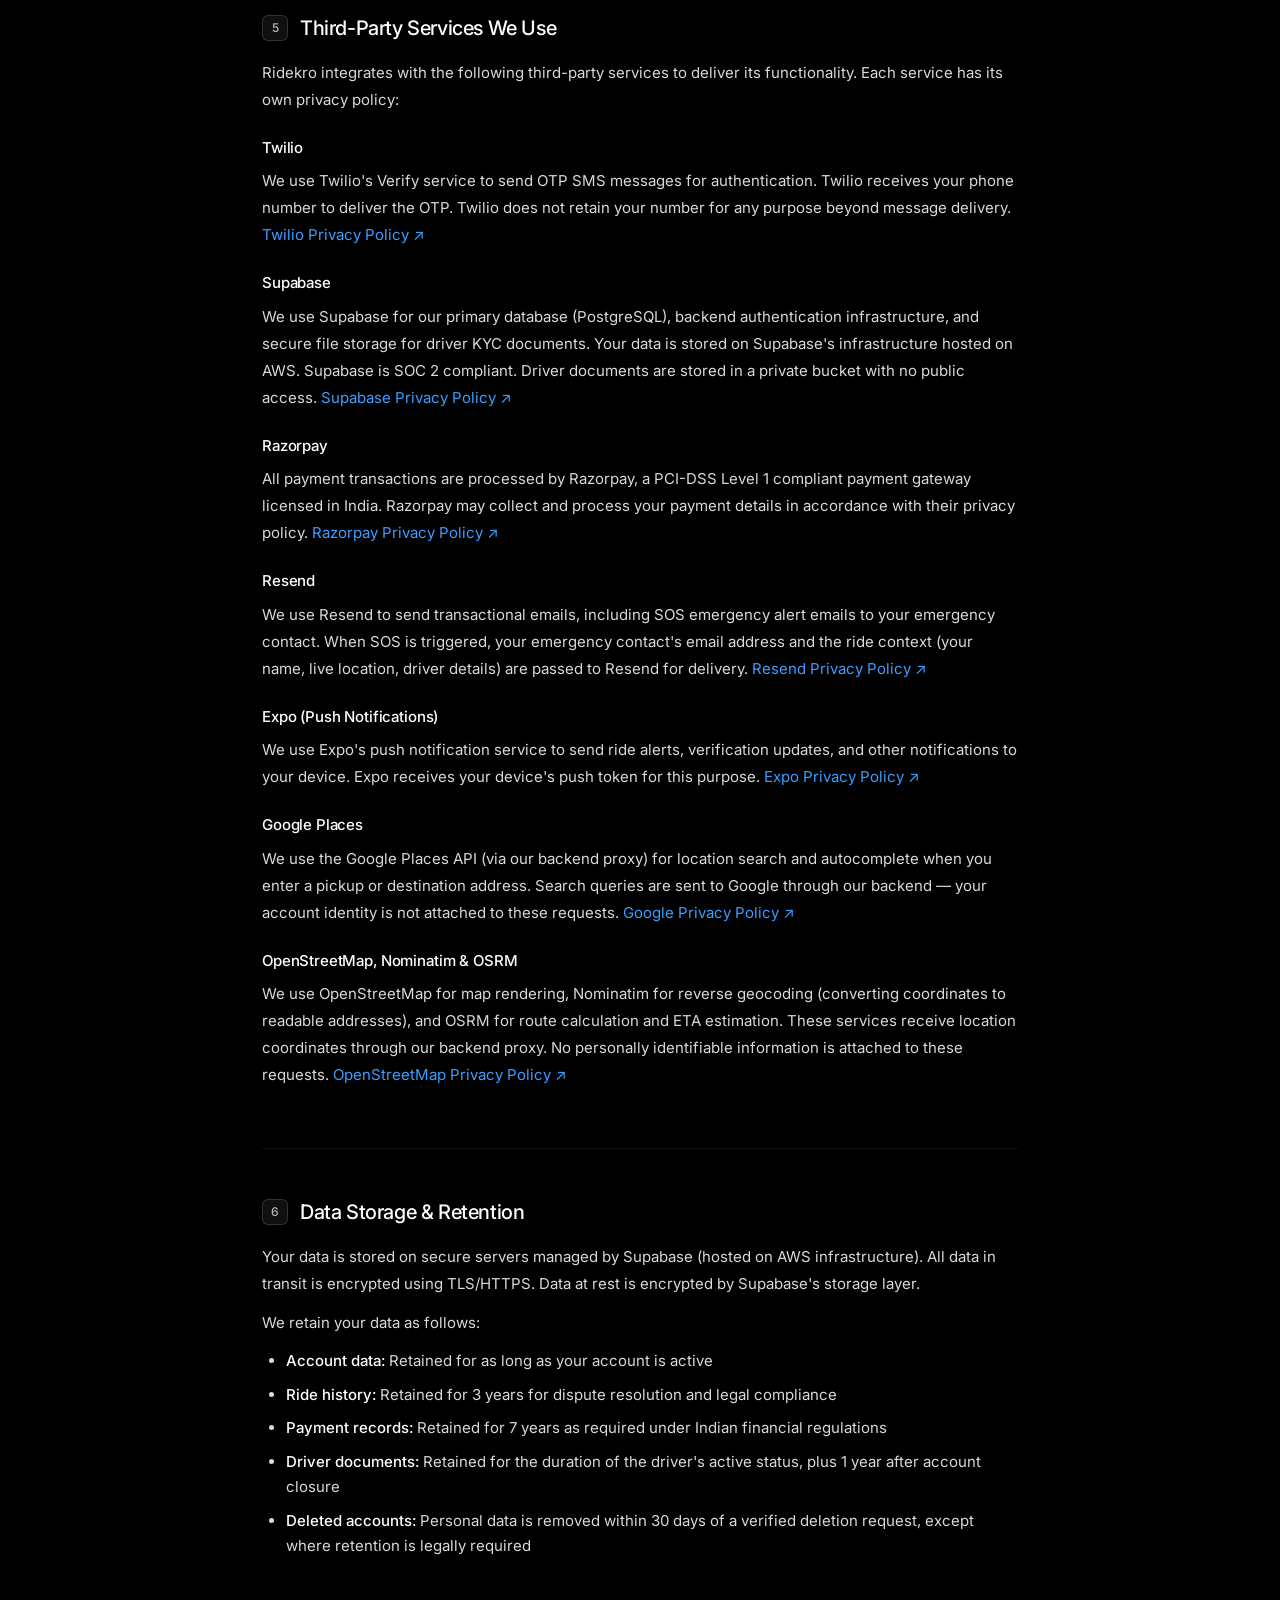
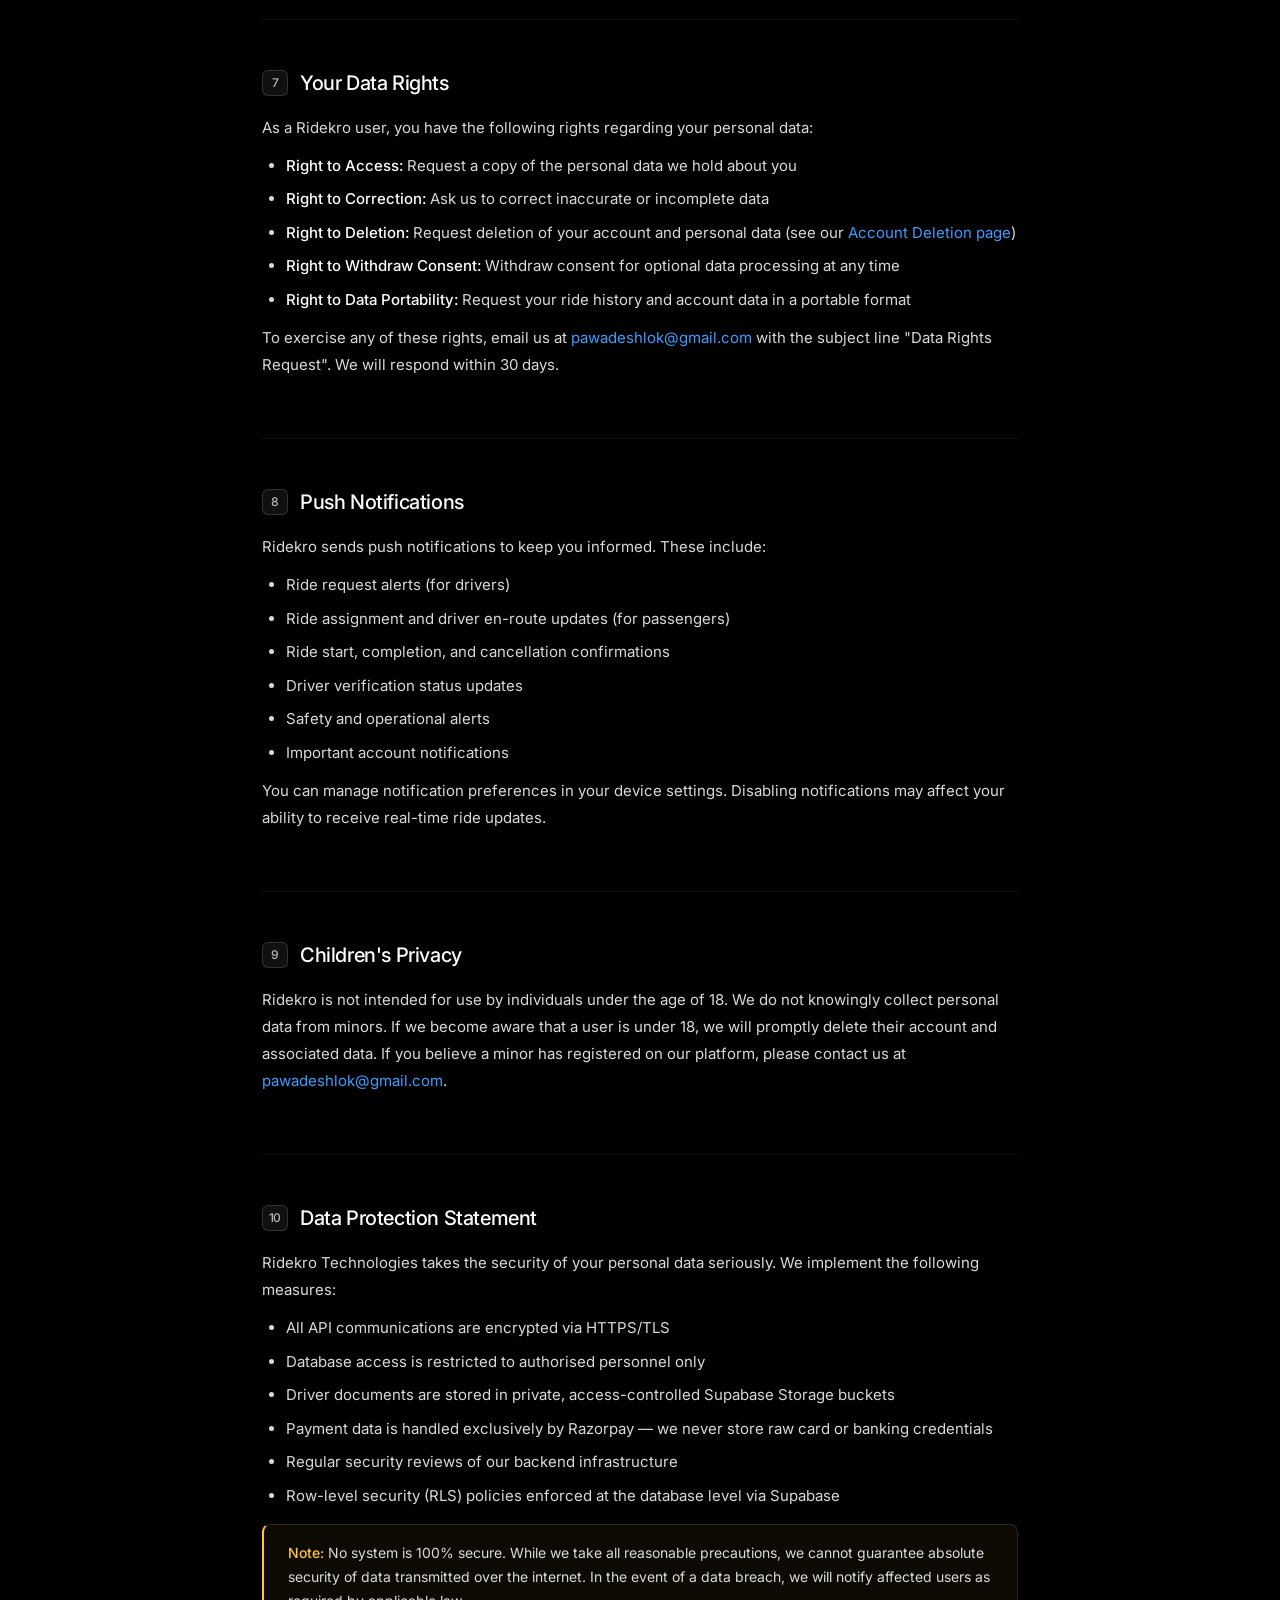
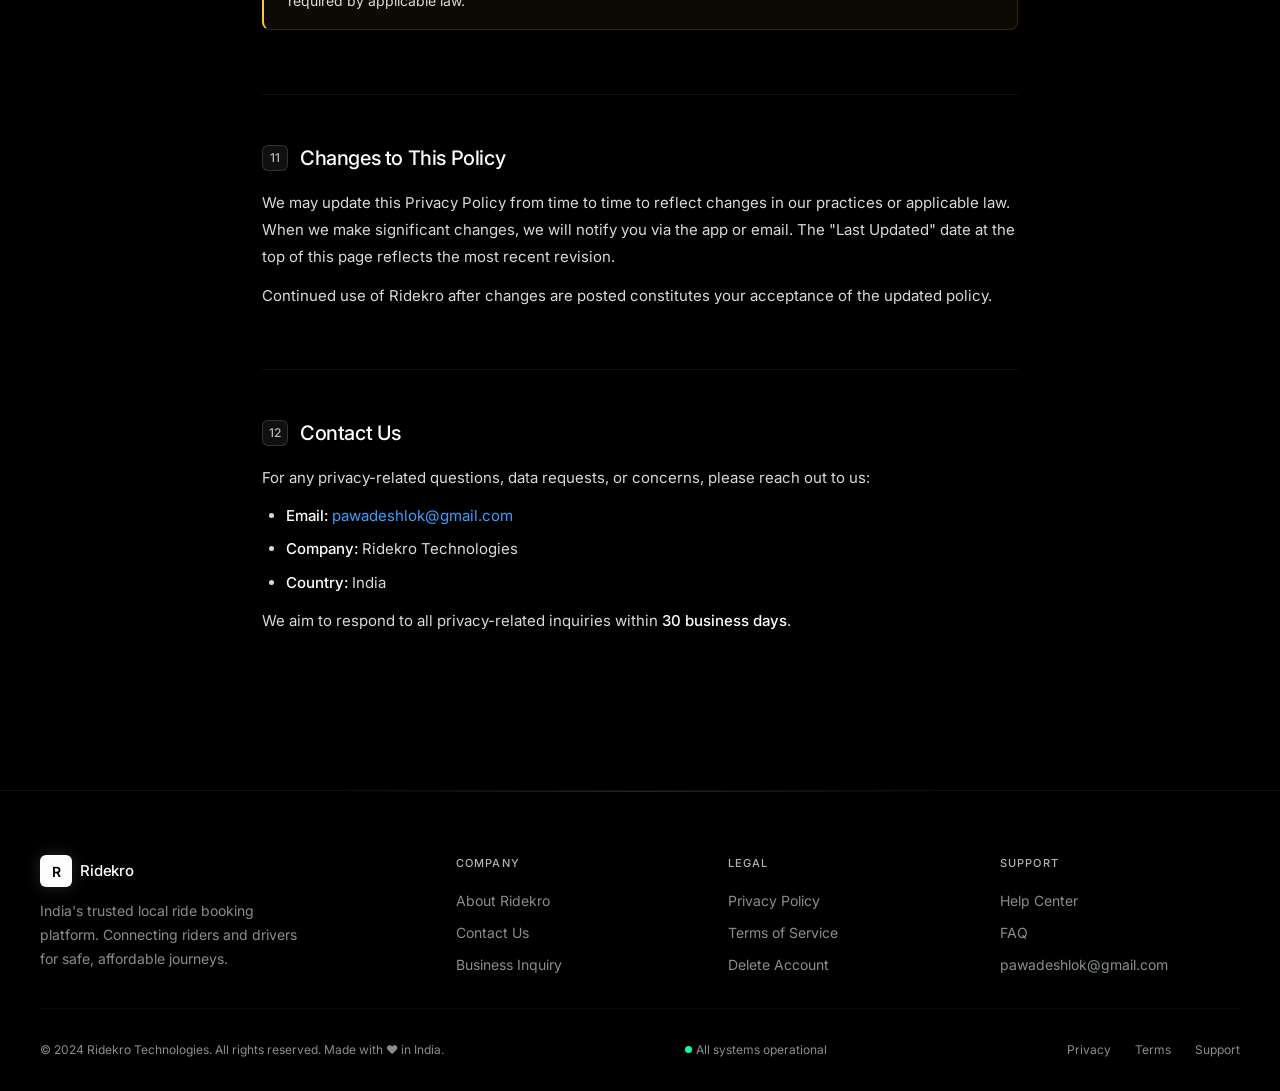
<file: privacy-policy.html>
<!DOCTYPE html>
<html lang="en">
<head>
  <meta charset="UTF-8" />
  <meta name="viewport" content="width=device-width, initial-scale=1.0" />
  <title>Privacy Policy – Ridekro</title>
  <meta name="description" content="Ridekro's Privacy Policy explains how we collect, use, and protect your personal data including location, phone number, ride history, and payment information." />
  <meta name="robots" content="index, follow" />
  <meta name="author" content="Ridekro Technologies" />
  <meta property="og:type" content="website" />
  <meta property="og:title" content="Privacy Policy – Ridekro" />
  <meta property="og:description" content="Learn how Ridekro handles your personal data, location, and payment information." />
  <meta property="og:url" content="https://ridekro.in/privacy-policy.html" />
  <meta property="og:site_name" content="Ridekro" />
  <link rel="canonical" href="https://ridekro.in/privacy-policy.html" />
  <link rel="stylesheet" href="style.css" />
</head>
<body>

  <!-- NAVBAR -->
  <nav class="navbar" role="navigation" aria-label="Main navigation">
    <div class="nav-inner">
      <a href="index.html" class="nav-logo" aria-label="Ridekro Home">
        <div class="nav-logo-mark" aria-hidden="true">R</div>
        <span class="nav-logo-text">Ridekro</span>
      </a>
      <ul class="nav-links" role="list">
        <li><a href="index.html">Home</a></li>
        <li><a href="privacy-policy.html" class="active">Privacy</a></li>
        <li><a href="terms.html">Terms</a></li>
        <li><a href="support.html">Support</a></li>
        <li><a href="delete-account.html">Delete Account</a></li>
      </ul>
      <button class="nav-hamburger" id="navHamburger" aria-label="Toggle menu" aria-expanded="false">
        <span></span><span></span><span></span>
      </button>
    </div>
    <div class="nav-mobile" id="navMobile" role="menu">
      <a href="index.html" role="menuitem">Home</a>
      <a href="privacy-policy.html" role="menuitem">Privacy Policy</a>
      <a href="terms.html" role="menuitem">Terms of Service</a>
      <a href="support.html" role="menuitem">Support</a>
      <a href="delete-account.html" role="menuitem">Delete Account</a>
    </div>
  </nav>

  <!-- PAGE HERO -->
  <section class="page-hero" aria-labelledby="page-title">
    <div class="page-hero-inner">
      <div class="badge-pill">🔐 Legal</div>
      <h1 id="page-title">Privacy Policy</h1>
      <p>We are committed to protecting your personal information and being transparent about how we use it.</p>
      <span class="last-updated">Last Updated: December 1, 2024</span>
    </div>
  </section>

  <!-- CONTENT -->
  <main class="content-wrap" id="main-content">

    <div class="highlight-box" role="note">
      <strong>Summary:</strong> Ridekro collects only the data necessary to provide ride-booking services. We do not sell your personal data to third parties. You have the right to access, correct, or delete your data at any time.
    </div>

    <div class="legal-section">
      <h2><span class="section-num" aria-hidden="true">1</span> Who We Are</h2>
      <p>Ridekro is a ride-booking platform operated by <strong>Ridekro Technologies</strong>, an India-based startup. Our platform connects riders with auto-rickshaw and local ride drivers through our mobile application.</p>
      <p>This Privacy Policy applies to all users of the Ridekro mobile application (Android), our website, and any related services. By using Ridekro, you agree to the practices described in this policy.</p>
      <p>For any privacy-related concerns, contact us at: <a href="mailto:pawadeshlok@gmail.com">pawadeshlok@gmail.com</a></p>
    </div>

    <div class="legal-section">
      <h2><span class="section-num" aria-hidden="true">2</span> Information We Collect</h2>
      <h3>2.1 Account Information</h3>
      <p>When you register on Ridekro, we collect:</p>
      <ul>
        <li><strong>Mobile phone number</strong> — used as your primary identifier and for OTP-based authentication</li>
        <li><strong>Full name</strong> — to personalise your experience and display to the other party during a ride</li>
        <li><strong>Email address</strong> (when provided) — used for account communications and emergency contact notifications</li>
        <li><strong>Role</strong> — whether you are using the app as a passenger or a driver partner</li>
        <li><strong>Profile photo</strong> (optional) — to help the other party identify you during a ride</li>
      </ul>

      <h3>2.2 Emergency Contact &amp; Safety Data</h3>
      <p>Passengers can save an emergency contact in their profile for use during the SOS safety feature. We collect:</p>
      <ul>
        <li><strong>Emergency contact name</strong></li>
        <li><strong>Emergency contact phone number</strong></li>
        <li><strong>Emergency contact email address</strong></li>
      </ul>
      <div class="highlight-box">
        <strong>SOS Flow:</strong> When a passenger activates the SOS feature during an active ride, their live GPS coordinates, driver details, and ride context are sent to the emergency contact via email (through our email provider, Resend). The app also opens the native SMS composer with a pre-filled message for the passenger to send manually. This data is used solely for the passenger's safety and is not used for any other purpose.
      </div>

      <h3>2.3 Location Data</h3>
      <p>Ridekro requires access to your device's location to function. We collect:</p>
      <ul>
        <li><strong>Precise GPS location</strong> — to show your position on the map, match you with nearby drivers, and calculate routes</li>
        <li><strong>Pickup and drop-off coordinates</strong> — stored as part of your ride history</li>
        <li><strong>Live trip coordinates</strong> — shared with the assigned driver or passenger during an active ride for real-time tracking</li>
        <li><strong>SOS coordinates</strong> — your live GPS location is included in the emergency alert sent to your emergency contact when SOS is activated</li>
        <li><strong>Driver location</strong> (for drivers) — continuously tracked while the app is active in driver mode and a ride is in progress, to enable real-time tracking for passengers</li>
      </ul>
      <div class="highlight-box">
        <strong>Important:</strong> Location access is used while the app is in active use for ride booking, navigation, and safety features. We do not track your location in the background when you have no active ride or session.
      </div>

      <h3>2.4 Camera &amp; Media Access</h3>
      <p>The app requests camera and media library access for the following purposes:</p>
      <ul>
        <li><strong>Driver verification documents</strong> — capturing or selecting photos of your Aadhaar card, PAN card, and driving licence during the KYC onboarding flow</li>
        <li><strong>Driver profile photo</strong> — taking or uploading a profile photo during driver registration</li>
        <li><strong>Image compression</strong> — uploaded images are compressed on-device before being sent to our servers to reduce file size</li>
      </ul>
      <p>Camera access is only requested when you are actively using a document upload or photo capture feature. We do not access your camera or media library at any other time.</p>

      <h3>2.5 Ride Data</h3>
      <ul>
        <li>Ride requests, status updates (requested, accepted, started, completed, cancelled), and cancellation reasons</li>
        <li>Pickup and destination locations, timestamps, fare, and assigned driver or passenger details</li>
        <li>Trip OTP verification events</li>
        <li>Ride history across all completed and cancelled trips</li>
        <li>Ratings and feedback when provided after a ride</li>
      </ul>

      <h3>2.6 Payment &amp; Wallet Information</h3>
      <p>Payments on Ridekro are processed by <strong>Razorpay</strong>. We do not store your full card numbers, CVV, or banking credentials on our servers. We receive and store:</p>
      <ul>
        <li>Transaction ID and payment status from Razorpay</li>
        <li>Payment method type (UPI, card, wallet — not the full details)</li>
        <li>Fare amount and timestamp</li>
        <li>Wallet balance and transaction history (for in-app wallet features)</li>
        <li>Driver earnings, commission percentage, dues, and payout history</li>
      </ul>

      <h3>2.7 Driver-Specific Information</h3>
      <p>Drivers registering on Ridekro provide additional information for KYC verification:</p>
      <ul>
        <li><strong>Full name</strong> and profile photo</li>
        <li><strong>Aadhaar card</strong> — image upload for identity verification</li>
        <li><strong>PAN card</strong> — image upload for identity verification</li>
        <li><strong>Driving licence</strong> — licence number and image upload</li>
        <li><strong>Vehicle type</strong> and vehicle registration number</li>
        <li>Verification status and review history</li>
        <li>Finance data: dues, commission percent, payment history, and account status</li>
      </ul>
      <p>Driver documents are stored securely in a private <strong>Supabase Storage</strong> bucket and are used solely for verification and compliance purposes. Documents are not publicly accessible.</p>

      <h3>2.8 Device &amp; Technical Data</h3>
      <ul>
        <li>Device type, operating system version, and app version</li>
        <li>Push notification token (for sending ride alerts)</li>
        <li>IP address and approximate region (for fraud prevention)</li>
        <li>App usage logs and crash reports</li>
      </ul>
    </div>

    <div class="legal-section">
      <h2><span class="section-num" aria-hidden="true">3</span> How We Use Your Information</h2>
      <p>We use the data we collect for the following purposes:</p>
      <ul>
        <li><strong>Ride matching:</strong> Connecting passengers with nearby available drivers based on location</li>
        <li><strong>Authentication:</strong> Verifying your identity via OTP sent to your registered phone number</li>
        <li><strong>Navigation:</strong> Calculating routes and estimated arrival times using OpenStreetMap and OSRM</li>
        <li><strong>Payment processing:</strong> Facilitating secure fare collection and wallet transactions via Razorpay</li>
        <li><strong>Push notifications:</strong> Sending ride status updates, driver arrival alerts, verification updates, and important account notifications via Expo Push Notifications</li>
        <li><strong>Safety &amp; SOS:</strong> Sending your live location and ride context to your emergency contact when you activate the SOS feature</li>
        <li><strong>Camera &amp; document upload:</strong> Capturing and uploading driver KYC documents (Aadhaar, PAN, licence, profile photo) during driver onboarding</li>
        <li><strong>Driver verification:</strong> Reviewing uploaded documents to approve driver accounts before they can go online</li>
        <li><strong>Earnings &amp; wallet:</strong> Tracking driver earnings, commission dues, and passenger wallet balances</li>
        <li><strong>Fraud prevention:</strong> Detecting and preventing misuse, fraudulent rides, or suspicious account activity</li>
        <li><strong>Customer support:</strong> Resolving disputes, complaints, and ride-related issues</li>
        <li><strong>Service improvement:</strong> Analysing aggregated, anonymised usage patterns to improve the app</li>
        <li><strong>Legal compliance:</strong> Meeting obligations under applicable Indian laws</li>
      </ul>
    </div>

    <div class="legal-section">
      <h2><span class="section-num" aria-hidden="true">4</span> OTP Authentication &amp; Phone Number Handling</h2>
      <p>Ridekro uses <strong>One-Time Password (OTP)</strong> authentication for all sign-ins and registrations. When you log in or register:</p>
      <ul>
        <li>An OTP is sent to your mobile number via SMS through our SMS provider (<strong>Twilio</strong>)</li>
        <li>The OTP is valid for a limited time and is single-use only</li>
        <li>Your phone number is stored securely in our database and is never shared with drivers, passengers, or third parties for marketing purposes</li>
        <li>During an active ride, the other party sees only your first name — your phone number is not displayed directly</li>
        <li>A separate OTP is used to verify ride start — the passenger shares a trip OTP with the driver to confirm the ride has begun</li>
      </ul>
      <p>Your phone number is your account identifier. If you wish to change it, please contact support at <a href="mailto:pawadeshlok@gmail.com">pawadeshlok@gmail.com</a>.</p>
    </div>

    <div class="legal-section">
      <h2><span class="section-num" aria-hidden="true">5</span> Third-Party Services We Use</h2>
      <p>Ridekro integrates with the following third-party services to deliver its functionality. Each service has its own privacy policy:</p>
      <h3>Twilio</h3>
      <p>We use Twilio's Verify service to send OTP SMS messages for authentication. Twilio receives your phone number to deliver the OTP. Twilio does not retain your number for any purpose beyond message delivery. <a href="https://www.twilio.com/en-us/legal/privacy" target="_blank" rel="noopener noreferrer">Twilio Privacy Policy ↗</a></p>
      <h3>Supabase</h3>
      <p>We use Supabase for our primary database (PostgreSQL), backend authentication infrastructure, and secure file storage for driver KYC documents. Your data is stored on Supabase's infrastructure hosted on AWS. Supabase is SOC 2 compliant. Driver documents are stored in a private bucket with no public access. <a href="https://supabase.com/privacy" target="_blank" rel="noopener noreferrer">Supabase Privacy Policy ↗</a></p>
      <h3>Razorpay</h3>
      <p>All payment transactions are processed by Razorpay, a PCI-DSS Level 1 compliant payment gateway licensed in India. Razorpay may collect and process your payment details in accordance with their privacy policy. <a href="https://razorpay.com/privacy/" target="_blank" rel="noopener noreferrer">Razorpay Privacy Policy ↗</a></p>
      <h3>Resend</h3>
      <p>We use Resend to send transactional emails, including SOS emergency alert emails to your emergency contact. When SOS is triggered, your emergency contact's email address and the ride context (your name, live location, driver details) are passed to Resend for delivery. <a href="https://resend.com/legal/privacy-policy" target="_blank" rel="noopener noreferrer">Resend Privacy Policy ↗</a></p>
      <h3>Expo (Push Notifications)</h3>
      <p>We use Expo's push notification service to send ride alerts, verification updates, and other notifications to your device. Expo receives your device's push token for this purpose. <a href="https://expo.dev/privacy" target="_blank" rel="noopener noreferrer">Expo Privacy Policy ↗</a></p>
      <h3>Google Places</h3>
      <p>We use the Google Places API (via our backend proxy) for location search and autocomplete when you enter a pickup or destination address. Search queries are sent to Google through our backend — your account identity is not attached to these requests. <a href="https://policies.google.com/privacy" target="_blank" rel="noopener noreferrer">Google Privacy Policy ↗</a></p>
      <h3>OpenStreetMap, Nominatim &amp; OSRM</h3>
      <p>We use OpenStreetMap for map rendering, Nominatim for reverse geocoding (converting coordinates to readable addresses), and OSRM for route calculation and ETA estimation. These services receive location coordinates through our backend proxy. No personally identifiable information is attached to these requests. <a href="https://wiki.osmfoundation.org/wiki/Privacy_Policy" target="_blank" rel="noopener noreferrer">OpenStreetMap Privacy Policy ↗</a></p>
    </div>

    <div class="legal-section">
      <h2><span class="section-num" aria-hidden="true">6</span> Data Storage &amp; Retention</h2>
      <p>Your data is stored on secure servers managed by Supabase (hosted on AWS infrastructure). All data in transit is encrypted using TLS/HTTPS. Data at rest is encrypted by Supabase's storage layer.</p>
      <p>We retain your data as follows:</p>
      <ul>
        <li><strong>Account data:</strong> Retained for as long as your account is active</li>
        <li><strong>Ride history:</strong> Retained for 3 years for dispute resolution and legal compliance</li>
        <li><strong>Payment records:</strong> Retained for 7 years as required under Indian financial regulations</li>
        <li><strong>Driver documents:</strong> Retained for the duration of the driver's active status, plus 1 year after account closure</li>
        <li><strong>Deleted accounts:</strong> Personal data is removed within 30 days of a verified deletion request, except where retention is legally required</li>
      </ul>
    </div>

    <div class="legal-section">
      <h2><span class="section-num" aria-hidden="true">7</span> Your Data Rights</h2>
      <p>As a Ridekro user, you have the following rights regarding your personal data:</p>
      <ul>
        <li><strong>Right to Access:</strong> Request a copy of the personal data we hold about you</li>
        <li><strong>Right to Correction:</strong> Ask us to correct inaccurate or incomplete data</li>
        <li><strong>Right to Deletion:</strong> Request deletion of your account and personal data (see our <a href="delete-account.html">Account Deletion page</a>)</li>
        <li><strong>Right to Withdraw Consent:</strong> Withdraw consent for optional data processing at any time</li>
        <li><strong>Right to Data Portability:</strong> Request your ride history and account data in a portable format</li>
      </ul>
      <p>To exercise any of these rights, email us at <a href="mailto:pawadeshlok@gmail.com">pawadeshlok@gmail.com</a> with the subject line "Data Rights Request". We will respond within 30 days.</p>
    </div>

    <div class="legal-section">
      <h2><span class="section-num" aria-hidden="true">8</span> Push Notifications</h2>
      <p>Ridekro sends push notifications to keep you informed. These include:</p>
      <ul>
        <li>Ride request alerts (for drivers)</li>
        <li>Ride assignment and driver en-route updates (for passengers)</li>
        <li>Ride start, completion, and cancellation confirmations</li>
        <li>Driver verification status updates</li>
        <li>Safety and operational alerts</li>
        <li>Important account notifications</li>
      </ul>
      <p>You can manage notification preferences in your device settings. Disabling notifications may affect your ability to receive real-time ride updates.</p>
    </div>

    <div class="legal-section">
      <h2><span class="section-num" aria-hidden="true">9</span> Children's Privacy</h2>
      <p>Ridekro is not intended for use by individuals under the age of 18. We do not knowingly collect personal data from minors. If we become aware that a user is under 18, we will promptly delete their account and associated data. If you believe a minor has registered on our platform, please contact us at <a href="mailto:pawadeshlok@gmail.com">pawadeshlok@gmail.com</a>.</p>
    </div>

    <div class="legal-section">
      <h2><span class="section-num" aria-hidden="true">10</span> Data Protection Statement</h2>
      <p>Ridekro Technologies takes the security of your personal data seriously. We implement the following measures:</p>
      <ul>
        <li>All API communications are encrypted via HTTPS/TLS</li>
        <li>Database access is restricted to authorised personnel only</li>
        <li>Driver documents are stored in private, access-controlled Supabase Storage buckets</li>
        <li>Payment data is handled exclusively by Razorpay — we never store raw card or banking credentials</li>
        <li>Regular security reviews of our backend infrastructure</li>
        <li>Row-level security (RLS) policies enforced at the database level via Supabase</li>
      </ul>
      <div class="warning-box">
        <strong>Note:</strong> No system is 100% secure. While we take all reasonable precautions, we cannot guarantee absolute security of data transmitted over the internet. In the event of a data breach, we will notify affected users as required by applicable law.
      </div>
    </div>

    <div class="legal-section">
      <h2><span class="section-num" aria-hidden="true">11</span> Changes to This Policy</h2>
      <p>We may update this Privacy Policy from time to time to reflect changes in our practices or applicable law. When we make significant changes, we will notify you via the app or email. The "Last Updated" date at the top of this page reflects the most recent revision.</p>
      <p>Continued use of Ridekro after changes are posted constitutes your acceptance of the updated policy.</p>
    </div>

    <div class="legal-section">
      <h2><span class="section-num" aria-hidden="true">12</span> Contact Us</h2>
      <p>For any privacy-related questions, data requests, or concerns, please reach out to us:</p>
      <ul>
        <li><strong>Email:</strong> <a href="mailto:pawadeshlok@gmail.com">pawadeshlok@gmail.com</a></li>
        <li><strong>Company:</strong> Ridekro Technologies</li>
        <li><strong>Country:</strong> India</li>
      </ul>
      <p>We aim to respond to all privacy-related inquiries within <strong>30 business days</strong>.</p>
    </div>

  </main>

  <!-- FOOTER -->
  <footer class="footer" role="contentinfo">
    <div class="footer-inner">
      <div class="footer-top">
        <div class="footer-brand">
          <a href="index.html" class="nav-logo" aria-label="Ridekro Home">
            <div class="nav-logo-mark" aria-hidden="true">R</div>
            <span class="nav-logo-text">Ridekro</span>
          </a>
          <p>India's trusted local ride booking platform. Connecting riders and drivers for safe, affordable journeys.</p>
        </div>
        <div class="footer-col">
          <h4>Company</h4>
          <ul>
            <li><a href="index.html">About Ridekro</a></li>
            <li><a href="support.html">Contact Us</a></li>
            <li><a href="support.html#business">Business Inquiry</a></li>
          </ul>
        </div>
        <div class="footer-col">
          <h4>Legal</h4>
          <ul>
            <li><a href="privacy-policy.html">Privacy Policy</a></li>
            <li><a href="terms.html">Terms of Service</a></li>
            <li><a href="delete-account.html">Delete Account</a></li>
          </ul>
        </div>
        <div class="footer-col">
          <h4>Support</h4>
          <ul>
            <li><a href="support.html">Help Center</a></li>
            <li><a href="support.html#faq">FAQ</a></li>
            <li><a href="mailto:pawadeshlok@gmail.com">pawadeshlok@gmail.com</a></li>
          </ul>
        </div>
      </div>
      <div class="footer-bottom">
        <p>© 2024 Ridekro Technologies. All rights reserved. Made with ❤️ in India.</p>
        <div class="footer-status">
          <span class="status-dot" aria-hidden="true"></span>
          All systems operational
        </div>
        <div class="footer-bottom-links">
          <a href="privacy-policy.html">Privacy</a>
          <a href="terms.html">Terms</a>
          <a href="support.html">Support</a>
        </div>
      </div>
    </div>
  </footer>

  <script src="script.js"></script>
</body>
</html>
</file>
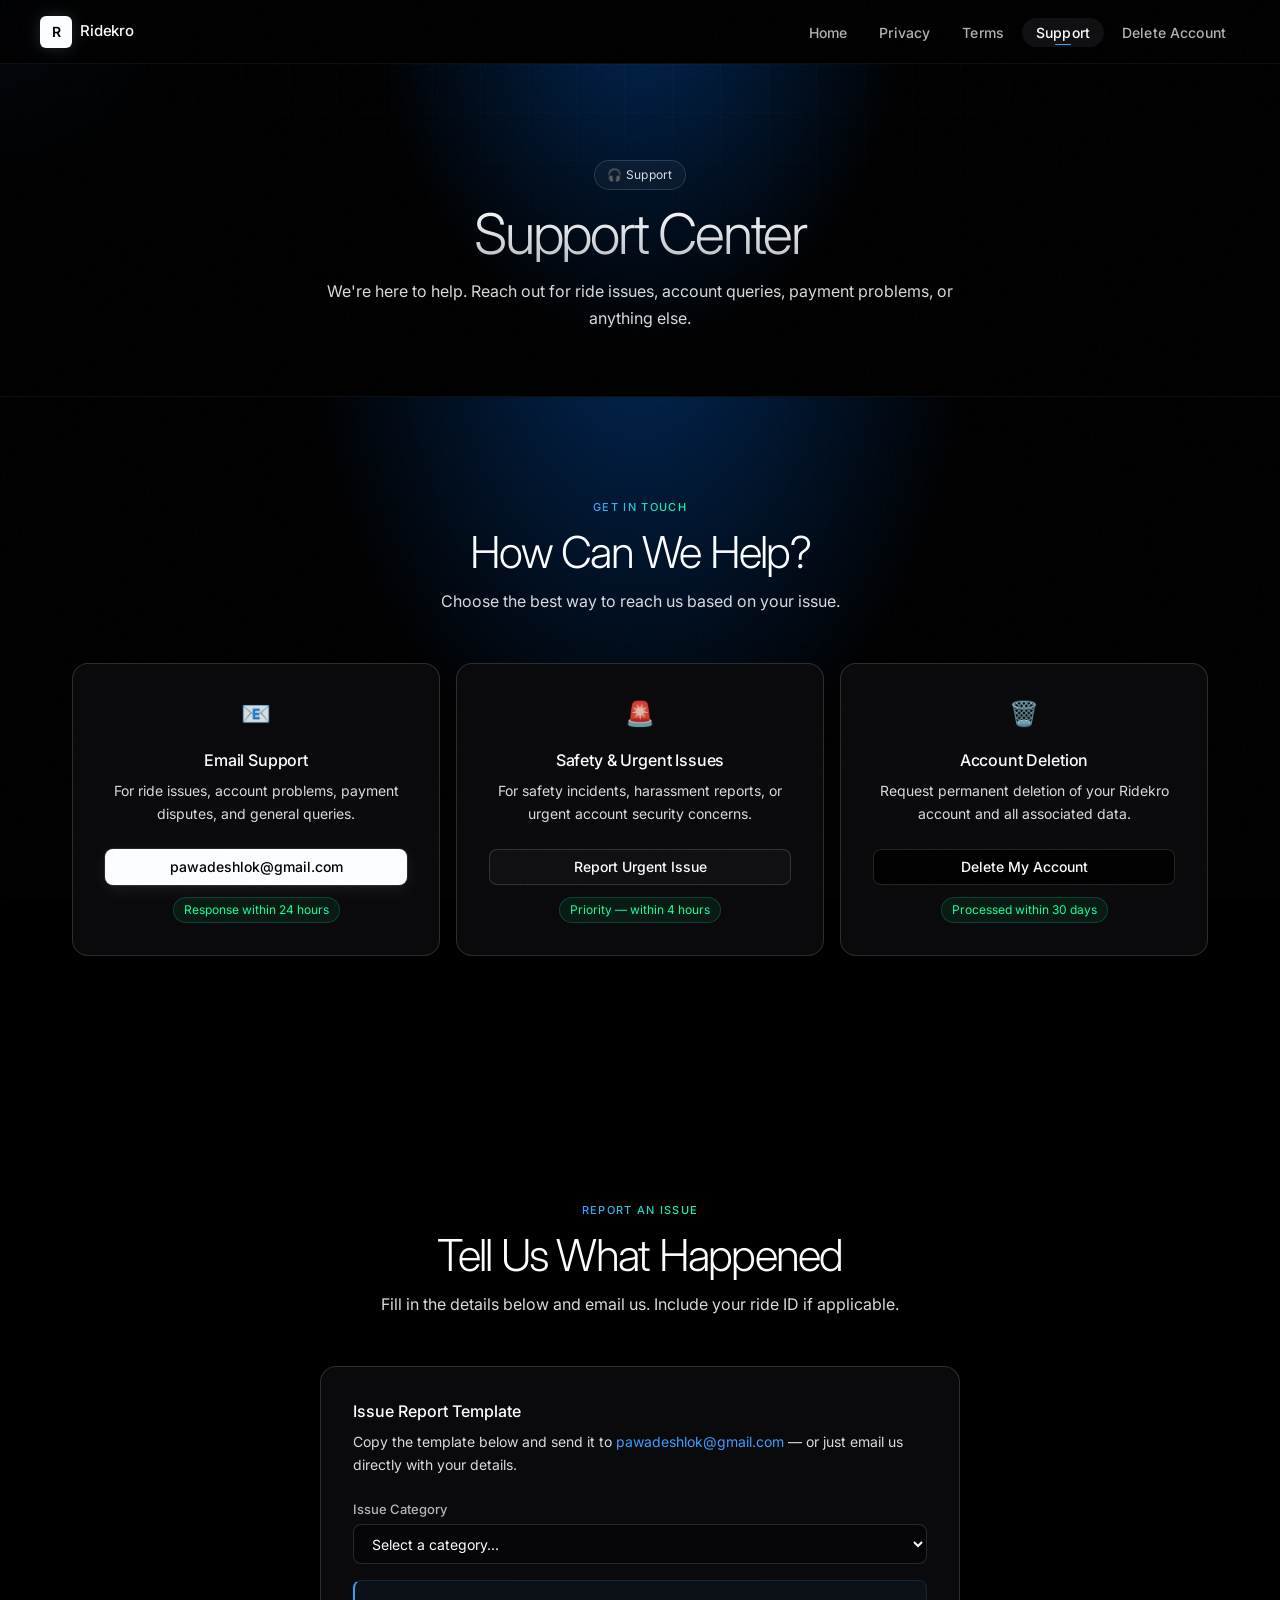
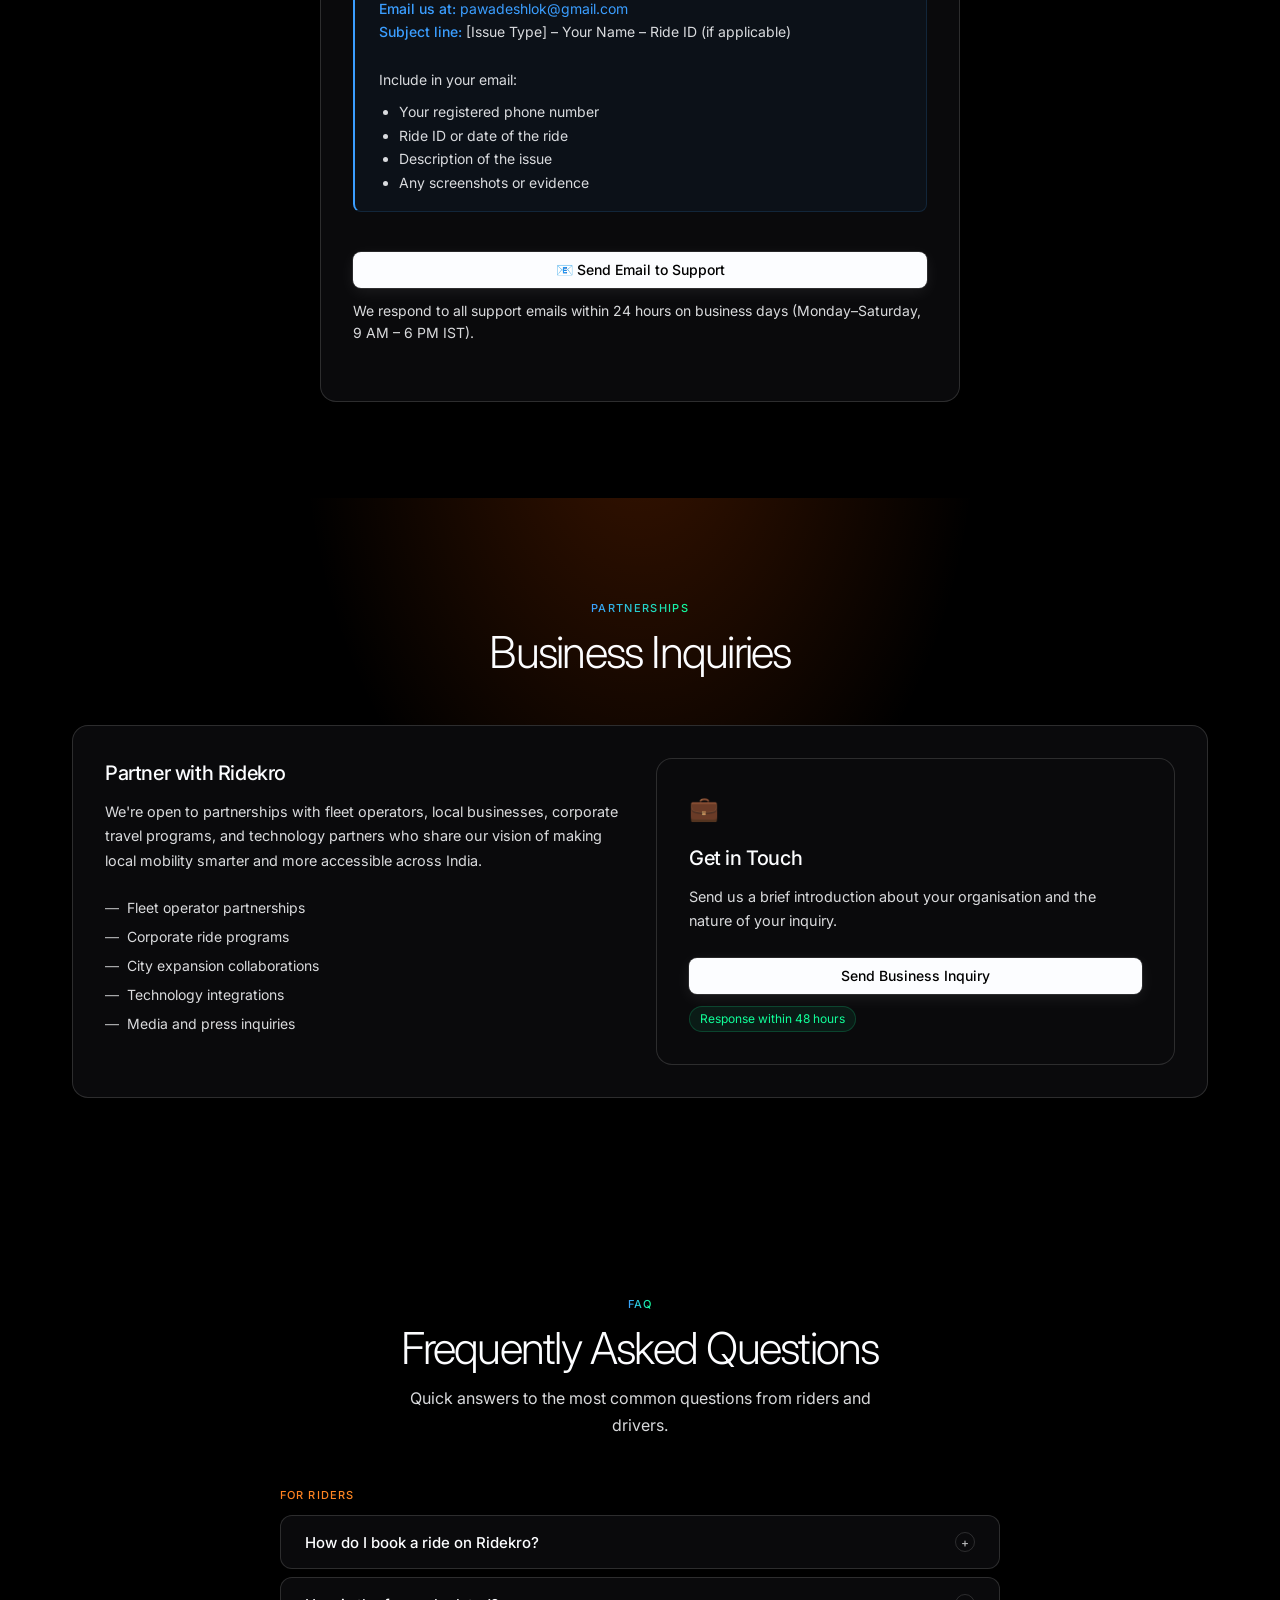
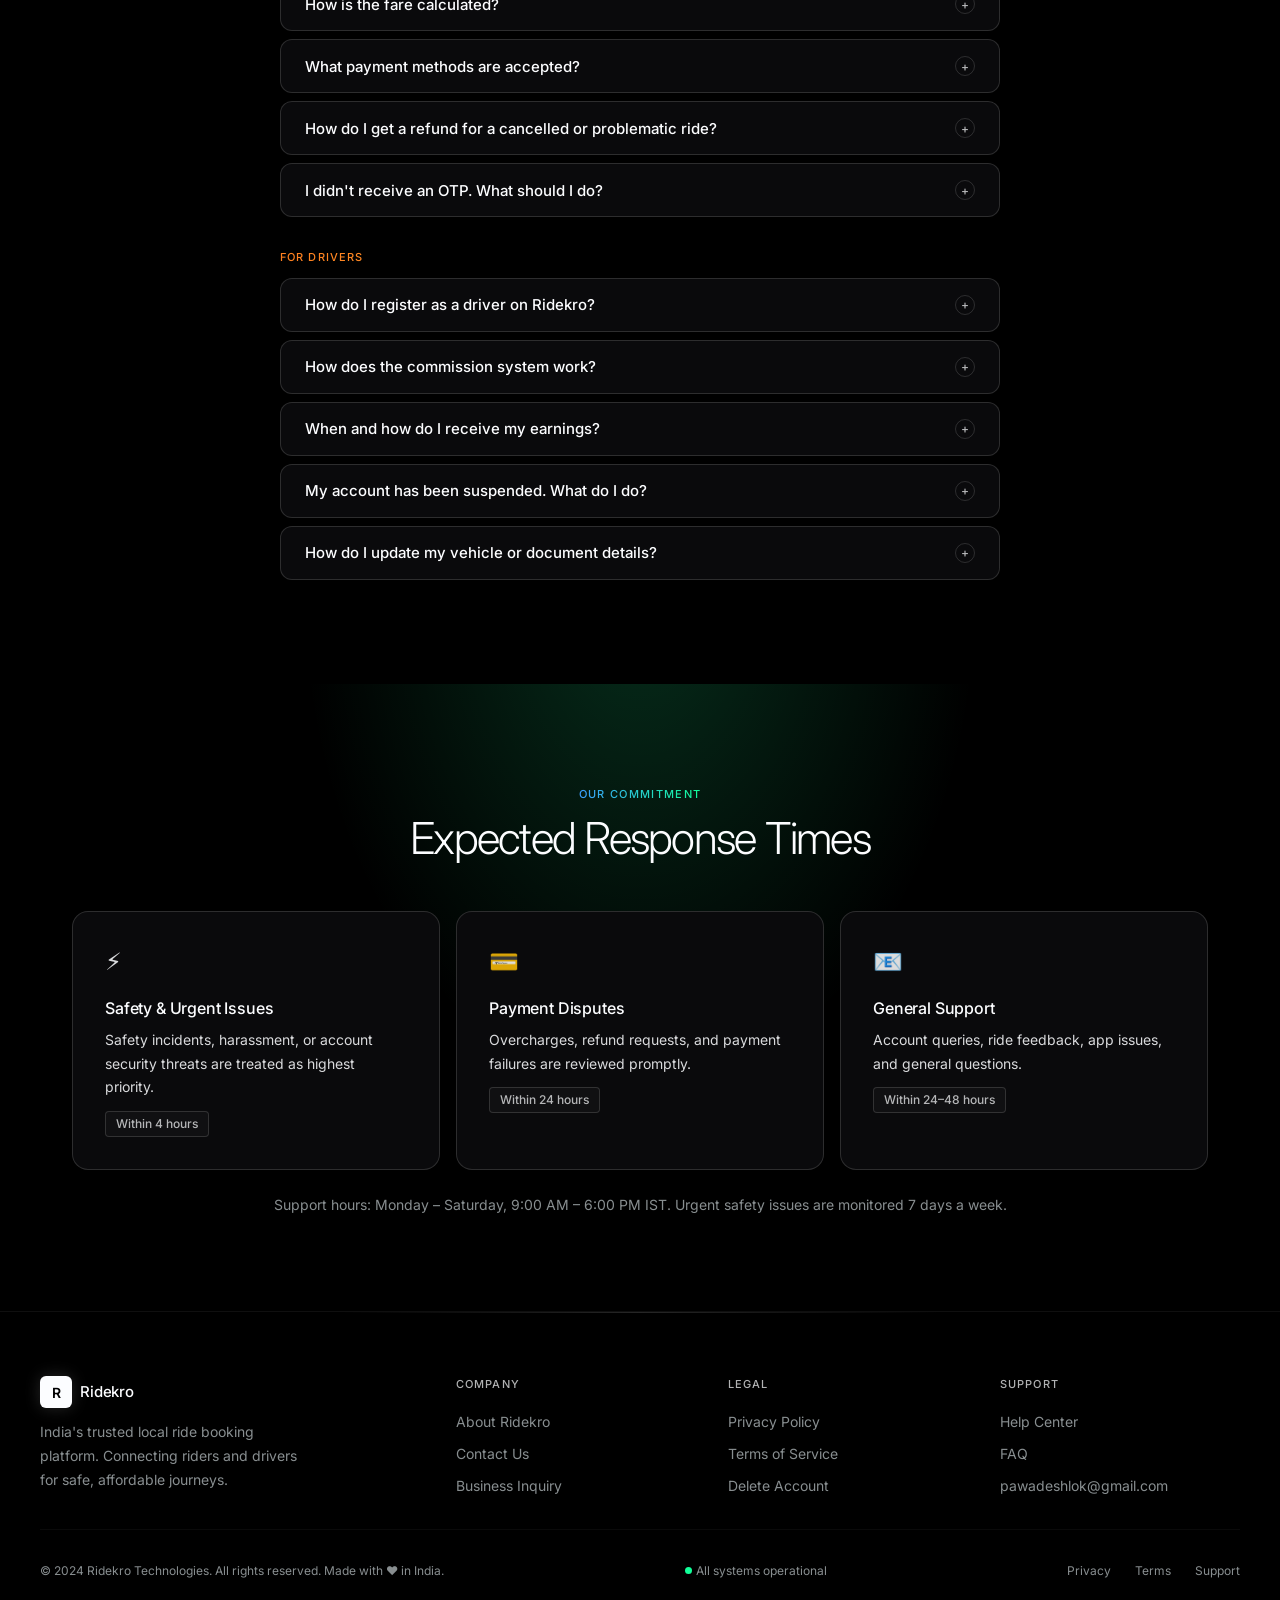
<file: support.html>
<!DOCTYPE html>
<html lang="en">
<head>
  <meta charset="UTF-8" />
  <meta name="viewport" content="width=device-width, initial-scale=1.0" />
  <title>Support Center – Ridekro</title>
  <meta name="description" content="Get help with your Ridekro rides, account, payments, or driver queries. Contact our support team or browse our FAQ." />
  <meta name="robots" content="index, follow" />
  <meta name="author" content="Ridekro Technologies" />
  <meta property="og:type" content="website" />
  <meta property="og:title" content="Support Center – Ridekro" />
  <meta property="og:description" content="Get help with rides, payments, accounts, and more. Ridekro support responds within 24 hours." />
  <meta property="og:url" content="https://ridekro.in/support.html" />
  <meta property="og:site_name" content="Ridekro" />
  <link rel="canonical" href="https://ridekro.in/support.html" />
  <link rel="stylesheet" href="style.css" />
</head>
<body>

  <!-- NAVBAR -->
  <nav class="navbar" role="navigation" aria-label="Main navigation">
    <div class="nav-inner">
      <a href="index.html" class="nav-logo" aria-label="Ridekro Home">
        <div class="nav-logo-mark" aria-hidden="true">R</div>
        <span class="nav-logo-text">Ridekro</span>
      </a>
      <ul class="nav-links" role="list">
        <li><a href="index.html">Home</a></li>
        <li><a href="privacy-policy.html">Privacy</a></li>
        <li><a href="terms.html">Terms</a></li>
        <li><a href="support.html" class="active">Support</a></li>
        <li><a href="delete-account.html">Delete Account</a></li>
      </ul>
      <button class="nav-hamburger" id="navHamburger" aria-label="Toggle menu" aria-expanded="false">
        <span></span><span></span><span></span>
      </button>
    </div>
    <div class="nav-mobile" id="navMobile" role="menu">
      <a href="index.html" role="menuitem">Home</a>
      <a href="privacy-policy.html" role="menuitem">Privacy Policy</a>
      <a href="terms.html" role="menuitem">Terms of Service</a>
      <a href="support.html" role="menuitem">Support</a>
      <a href="delete-account.html" role="menuitem">Delete Account</a>
    </div>
  </nav>

  <!-- PAGE HERO -->
  <section class="page-hero" aria-labelledby="page-title">
    <div class="page-hero-inner">
      <div class="badge-pill">🎧 Support</div>
      <h1 id="page-title">Support Center</h1>
      <p>We're here to help. Reach out for ride issues, account queries, payment problems, or anything else.</p>
    </div>
  </section>

  <!-- CONTACT CARDS -->
  <section class="section section-glow-blue" aria-labelledby="contact-heading">
    <div class="section-inner container">
      <div class="section-header">
        <span class="section-label">Get in Touch</span>
        <h2 id="contact-heading">How Can We Help?</h2>
        <p>Choose the best way to reach us based on your issue.</p>
      </div>
      <div class="support-grid">
        <div class="contact-card">
          <span class="contact-icon" aria-hidden="true">📧</span>
          <h3>Email Support</h3>
          <p>For ride issues, account problems, payment disputes, and general queries.</p>
          <a href="mailto:pawadeshlok@gmail.com" class="btn btn-primary" style="width:100%;">pawadeshlok@gmail.com</a>
          <div class="response-time">Response within 24 hours</div>
        </div>
        <div class="contact-card">
          <span class="contact-icon" aria-hidden="true">🚨</span>
          <h3>Safety &amp; Urgent Issues</h3>
          <p>For safety incidents, harassment reports, or urgent account security concerns.</p>
          <a href="mailto:pawadeshlok@gmail.com?subject=URGENT%3A%20Safety%20Issue" class="btn btn-ghost" style="width:100%;">Report Urgent Issue</a>
          <div class="response-time">Priority — within 4 hours</div>
        </div>
        <div class="contact-card">
          <span class="contact-icon" aria-hidden="true">🗑️</span>
          <h3>Account Deletion</h3>
          <p>Request permanent deletion of your Ridekro account and all associated data.</p>
          <a href="delete-account.html" class="btn btn-outline" style="width:100%;">Delete My Account</a>
          <div class="response-time">Processed within 30 days</div>
        </div>
      </div>
    </div>
  </section>

  <!-- ISSUE REPORTING -->
  <section class="section" aria-labelledby="report-heading">
    <div class="section-inner container">
      <div class="section-header">
        <span class="section-label">Report an Issue</span>
        <h2 id="report-heading">Tell Us What Happened</h2>
        <p>Fill in the details below and email us. Include your ride ID if applicable.</p>
      </div>
      <div style="max-width: 640px; margin: 0 auto;">
        <div class="issue-form">
          <h3>Issue Report Template</h3>
          <p>Copy the template below and send it to <a href="mailto:pawadeshlok@gmail.com">pawadeshlok@gmail.com</a> — or just email us directly with your details.</p>
          <div class="form-group">
            <label for="issueType">Issue Category</label>
            <select id="issueType" aria-label="Select issue category">
              <option value="">Select a category...</option>
              <option>Ride Problem (wrong route, driver behaviour)</option>
              <option>Payment Issue (overcharge, refund request)</option>
              <option>Account Problem (login, OTP, suspension)</option>
              <option>Driver Registration / Documents</option>
              <option>Safety Incident</option>
              <option>App Bug or Technical Issue</option>
              <option>Other</option>
            </select>
          </div>
          <div class="highlight-box" style="margin-top: 0;">
            <strong>Email us at:</strong> <a href="mailto:pawadeshlok@gmail.com">pawadeshlok@gmail.com</a><br />
            <strong>Subject line:</strong> [Issue Type] – Your Name – Ride ID (if applicable)<br /><br />
            Include in your email:
            <ul style="margin-top: 0.5rem; padding-left: 1.25rem;">
              <li>Your registered phone number</li>
              <li>Ride ID or date of the ride</li>
              <li>Description of the issue</li>
              <li>Any screenshots or evidence</li>
            </ul>
          </div>
          <a href="mailto:pawadeshlok@gmail.com?subject=Support%20Request%20-%20Ridekro" class="btn btn-primary mt-3" style="width:100%;">
            📧 Send Email to Support
          </a>
          <p class="form-note">We respond to all support emails within 24 hours on business days (Monday–Saturday, 9 AM – 6 PM IST).</p>
        </div>
      </div>
    </div>
  </section>

  <!-- BUSINESS INQUIRY -->
  <section class="section section-glow-orange" id="business" aria-labelledby="business-heading">
    <div class="section-inner container">
      <div class="section-header">
        <span class="section-label">Partnerships</span>
        <h2 id="business-heading">Business Inquiries</h2>
      </div>
      <div class="business-section">
        <div>
          <h3>Partner with Ridekro</h3>
          <p>We're open to partnerships with fleet operators, local businesses, corporate travel programs, and technology partners who share our vision of making local mobility smarter and more accessible across India.</p>
          <ul class="business-points">
            <li>Fleet operator partnerships</li>
            <li>Corporate ride programs</li>
            <li>City expansion collaborations</li>
            <li>Technology integrations</li>
            <li>Media and press inquiries</li>
          </ul>
        </div>
        <div class="contact-card" style="text-align:left;">
          <span class="contact-icon" aria-hidden="true">💼</span>
          <h3>Get in Touch</h3>
          <p>Send us a brief introduction about your organisation and the nature of your inquiry.</p>
          <a href="mailto:pawadeshlok@gmail.com?subject=Business%20Inquiry%20-%20Ridekro" class="btn btn-primary" style="width:100%;">
            Send Business Inquiry
          </a>
          <div class="response-time">Response within 48 hours</div>
        </div>
      </div>
    </div>
  </section>

  <!-- FAQ -->
  <section class="section" id="faq" aria-labelledby="faq-heading">
    <div class="section-inner container">
      <div class="section-header">
        <span class="section-label">FAQ</span>
        <h2 id="faq-heading">Frequently Asked Questions</h2>
        <p>Quick answers to the most common questions from riders and drivers.</p>
      </div>

      <div style="max-width: 720px; margin: 0 auto;">

        <p class="faq-category-label">For Riders</p>

        <div class="faq-item">
          <button class="faq-question" aria-expanded="false">
            How do I book a ride on Ridekro?
            <span class="faq-icon" aria-hidden="true">+</span>
          </button>
          <div class="faq-answer" role="region">
            Open the Ridekro app, enter your pickup and drop-off location, choose your ride type, and tap "Book Ride". A nearby driver will accept your request and you'll see their live location on the map.
          </div>
        </div>

        <div class="faq-item">
          <button class="faq-question" aria-expanded="false">
            How is the fare calculated?
            <span class="faq-icon" aria-hidden="true">+</span>
          </button>
          <div class="faq-answer" role="region">
            Fares are calculated based on the distance of your ride, estimated travel time, and vehicle type. During high-demand periods, surge pricing may apply — this will always be shown clearly before you confirm your booking.
          </div>
        </div>

        <div class="faq-item">
          <button class="faq-question" aria-expanded="false">
            What payment methods are accepted?
            <span class="faq-icon" aria-hidden="true">+</span>
          </button>
          <div class="faq-answer" role="region">
            Ridekro accepts UPI, debit and credit cards, net banking, and popular digital wallets through Razorpay. Cash payments may be available in select areas as shown in the app.
          </div>
        </div>

        <div class="faq-item">
          <button class="faq-question" aria-expanded="false">
            How do I get a refund for a cancelled or problematic ride?
            <span class="faq-icon" aria-hidden="true">+</span>
          </button>
          <div class="faq-answer" role="region">
            Email us at <a href="mailto:pawadeshlok@gmail.com">pawadeshlok@gmail.com</a> with your ride ID and a description of the issue within 7 days of the ride. Eligible refunds are processed within 5–7 business days to your original payment method.
          </div>
        </div>

        <div class="faq-item">
          <button class="faq-question" aria-expanded="false">
            I didn't receive an OTP. What should I do?
            <span class="faq-icon" aria-hidden="true">+</span>
          </button>
          <div class="faq-answer" role="region">
            Wait 60 seconds and tap "Resend OTP". Ensure your phone has network coverage. If the issue persists, check that you've entered the correct phone number. Contact support if you continue to face issues.
          </div>
        </div>

        <p class="faq-category-label" style="margin-top: var(--sp-xxl);">For Drivers</p>

        <div class="faq-item">
          <button class="faq-question" aria-expanded="false">
            How do I register as a driver on Ridekro?
            <span class="faq-icon" aria-hidden="true">+</span>
          </button>
          <div class="faq-answer" role="region">
            Download the Ridekro app, open it, and select <strong>"I'm a Driver"</strong> at the sign-in screen. Register with your phone number and complete the document upload process — including your driving licence and a government-issued ID. Our team will verify your documents and activate your account within 2–3 business days.
          </div>
        </div>

        <div class="faq-item">
          <button class="faq-question" aria-expanded="false">
            How does the commission system work?
            <span class="faq-icon" aria-hidden="true">+</span>
          </button>
          <div class="faq-answer" role="region">
            Ridekro charges a platform commission on each completed ride. The commission percentage is shown during driver onboarding. Your net earnings (fare minus commission) are visible in your Driver Dashboard and paid out to your registered bank account.
          </div>
        </div>

        <div class="faq-item">
          <button class="faq-question" aria-expanded="false">
            When and how do I receive my earnings?
            <span class="faq-icon" aria-hidden="true">+</span>
          </button>
          <div class="faq-answer" role="region">
            Earnings are processed via bank transfer to your registered account. Payout schedules and minimum withdrawal amounts are shown in the <strong>Driver section</strong> of the app. Ensure your bank details are accurate to avoid delays.
          </div>
        </div>

        <div class="faq-item">
          <button class="faq-question" aria-expanded="false">
            My account has been suspended. What do I do?
            <span class="faq-icon" aria-hidden="true">+</span>
          </button>
          <div class="faq-answer" role="region">
            Email <a href="mailto:pawadeshlok@gmail.com">pawadeshlok@gmail.com</a> with the subject "Account Suspension Appeal" within 14 days of suspension. Include your registered phone number and a brief explanation. We'll review and respond within 7 business days.
          </div>
        </div>

        <div class="faq-item">
          <button class="faq-question" aria-expanded="false">
            How do I update my vehicle or document details?
            <span class="faq-icon" aria-hidden="true">+</span>
          </button>
          <div class="faq-answer" role="region">
            You can update your documents through the profile section in the Ridekro app. For major changes (vehicle change, licence renewal), email <a href="mailto:pawadeshlok@gmail.com">pawadeshlok@gmail.com</a> with the updated documents attached.
          </div>
        </div>

      </div>
    </div>
  </section>

  <!-- RESPONSE TIMES -->
  <section class="section section-glow-green" aria-labelledby="response-heading">
    <div class="section-inner container">
      <div class="section-header">
        <span class="section-label">Our Commitment</span>
        <h2 id="response-heading">Expected Response Times</h2>
      </div>
      <div class="grid-3">
        <div class="feature-card">
          <span class="card-icon" aria-hidden="true">⚡</span>
          <h3>Safety &amp; Urgent Issues</h3>
          <p>Safety incidents, harassment, or account security threats are treated as highest priority.</p>
          <span class="tag">Within 4 hours</span>
        </div>
        <div class="feature-card">
          <span class="card-icon" aria-hidden="true">💳</span>
          <h3>Payment Disputes</h3>
          <p>Overcharges, refund requests, and payment failures are reviewed promptly.</p>
          <span class="tag">Within 24 hours</span>
        </div>
        <div class="feature-card">
          <span class="card-icon" aria-hidden="true">📧</span>
          <h3>General Support</h3>
          <p>Account queries, ride feedback, app issues, and general questions.</p>
          <span class="tag">Within 24–48 hours</span>
        </div>
      </div>
      <p class="text-center text-ash mt-3" style="font-size: 0.875rem;">
        Support hours: Monday – Saturday, 9:00 AM – 6:00 PM IST. Urgent safety issues are monitored 7 days a week.
      </p>
    </div>
  </section>

  <!-- FOOTER -->
  <footer class="footer" role="contentinfo">
    <div class="footer-inner">
      <div class="footer-top">
        <div class="footer-brand">
          <a href="index.html" class="nav-logo" aria-label="Ridekro Home">
            <div class="nav-logo-mark" aria-hidden="true">R</div>
            <span class="nav-logo-text">Ridekro</span>
          </a>
          <p>India's trusted local ride booking platform. Connecting riders and drivers for safe, affordable journeys.</p>
        </div>
        <div class="footer-col">
          <h4>Company</h4>
          <ul>
            <li><a href="index.html">About Ridekro</a></li>
            <li><a href="support.html">Contact Us</a></li>
            <li><a href="support.html#business">Business Inquiry</a></li>
          </ul>
        </div>
        <div class="footer-col">
          <h4>Legal</h4>
          <ul>
            <li><a href="privacy-policy.html">Privacy Policy</a></li>
            <li><a href="terms.html">Terms of Service</a></li>
            <li><a href="delete-account.html">Delete Account</a></li>
          </ul>
        </div>
        <div class="footer-col">
          <h4>Support</h4>
          <ul>
            <li><a href="support.html">Help Center</a></li>
            <li><a href="support.html#faq">FAQ</a></li>
            <li><a href="mailto:pawadeshlok@gmail.com">pawadeshlok@gmail.com</a></li>
          </ul>
        </div>
      </div>
      <div class="footer-bottom">
        <p>© 2024 Ridekro Technologies. All rights reserved. Made with ❤️ in India.</p>
        <div class="footer-status">
          <span class="status-dot" aria-hidden="true"></span>
          All systems operational
        </div>
        <div class="footer-bottom-links">
          <a href="privacy-policy.html">Privacy</a>
          <a href="terms.html">Terms</a>
          <a href="support.html">Support</a>
        </div>
      </div>
    </div>
  </footer>

  <script src="script.js"></script>
</body>
</html>
</file>
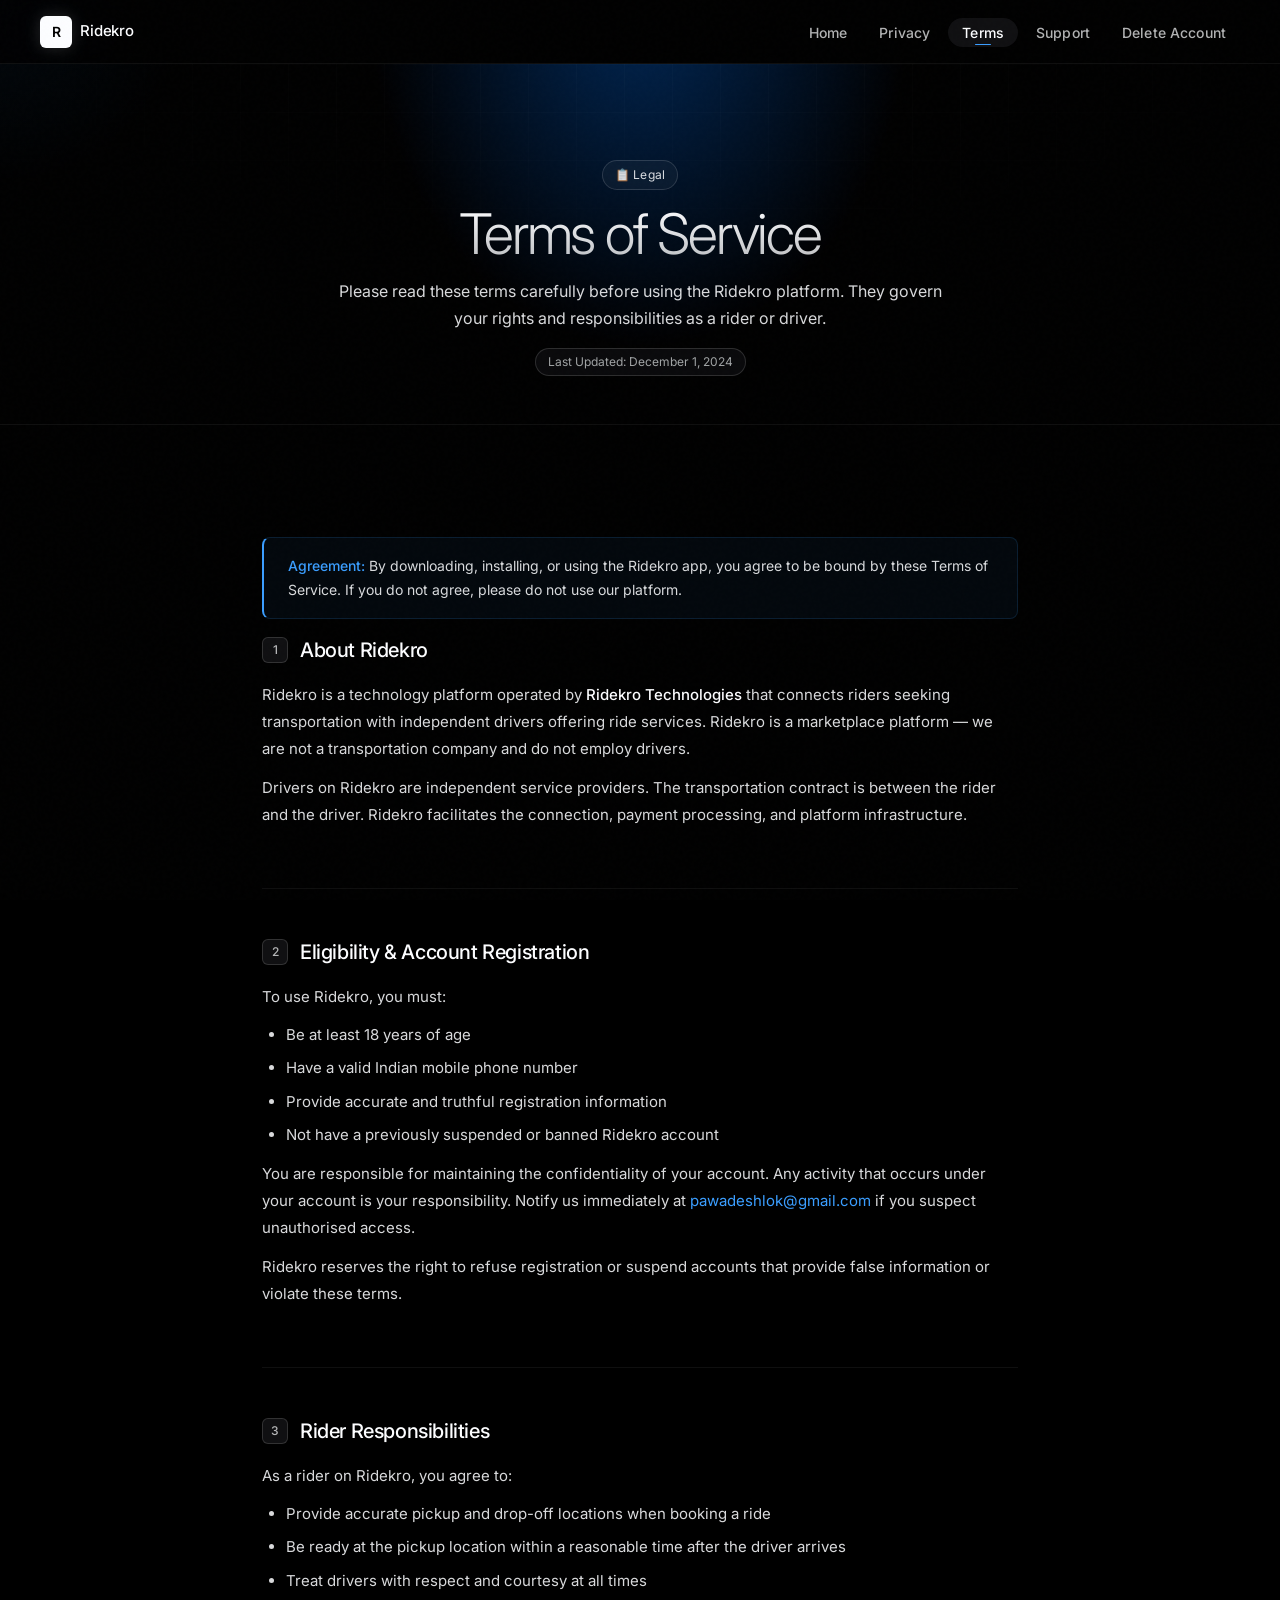
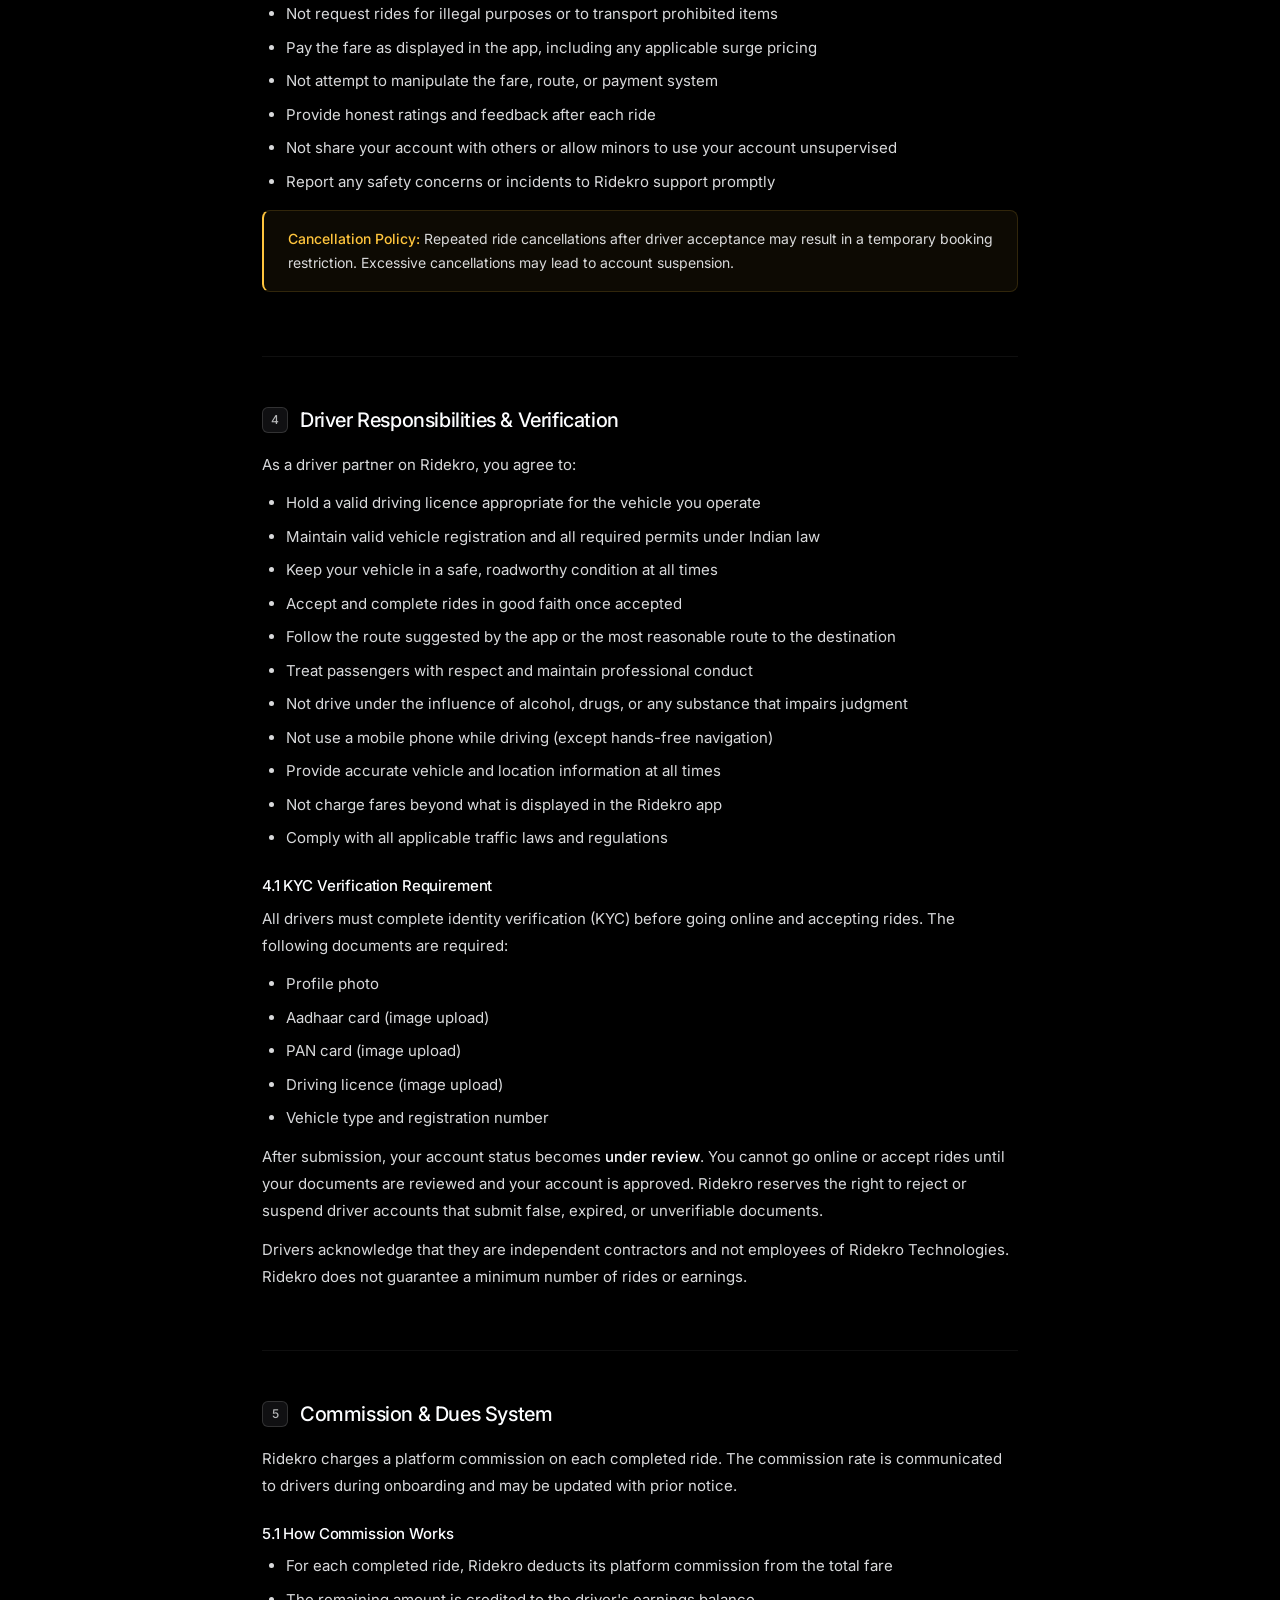
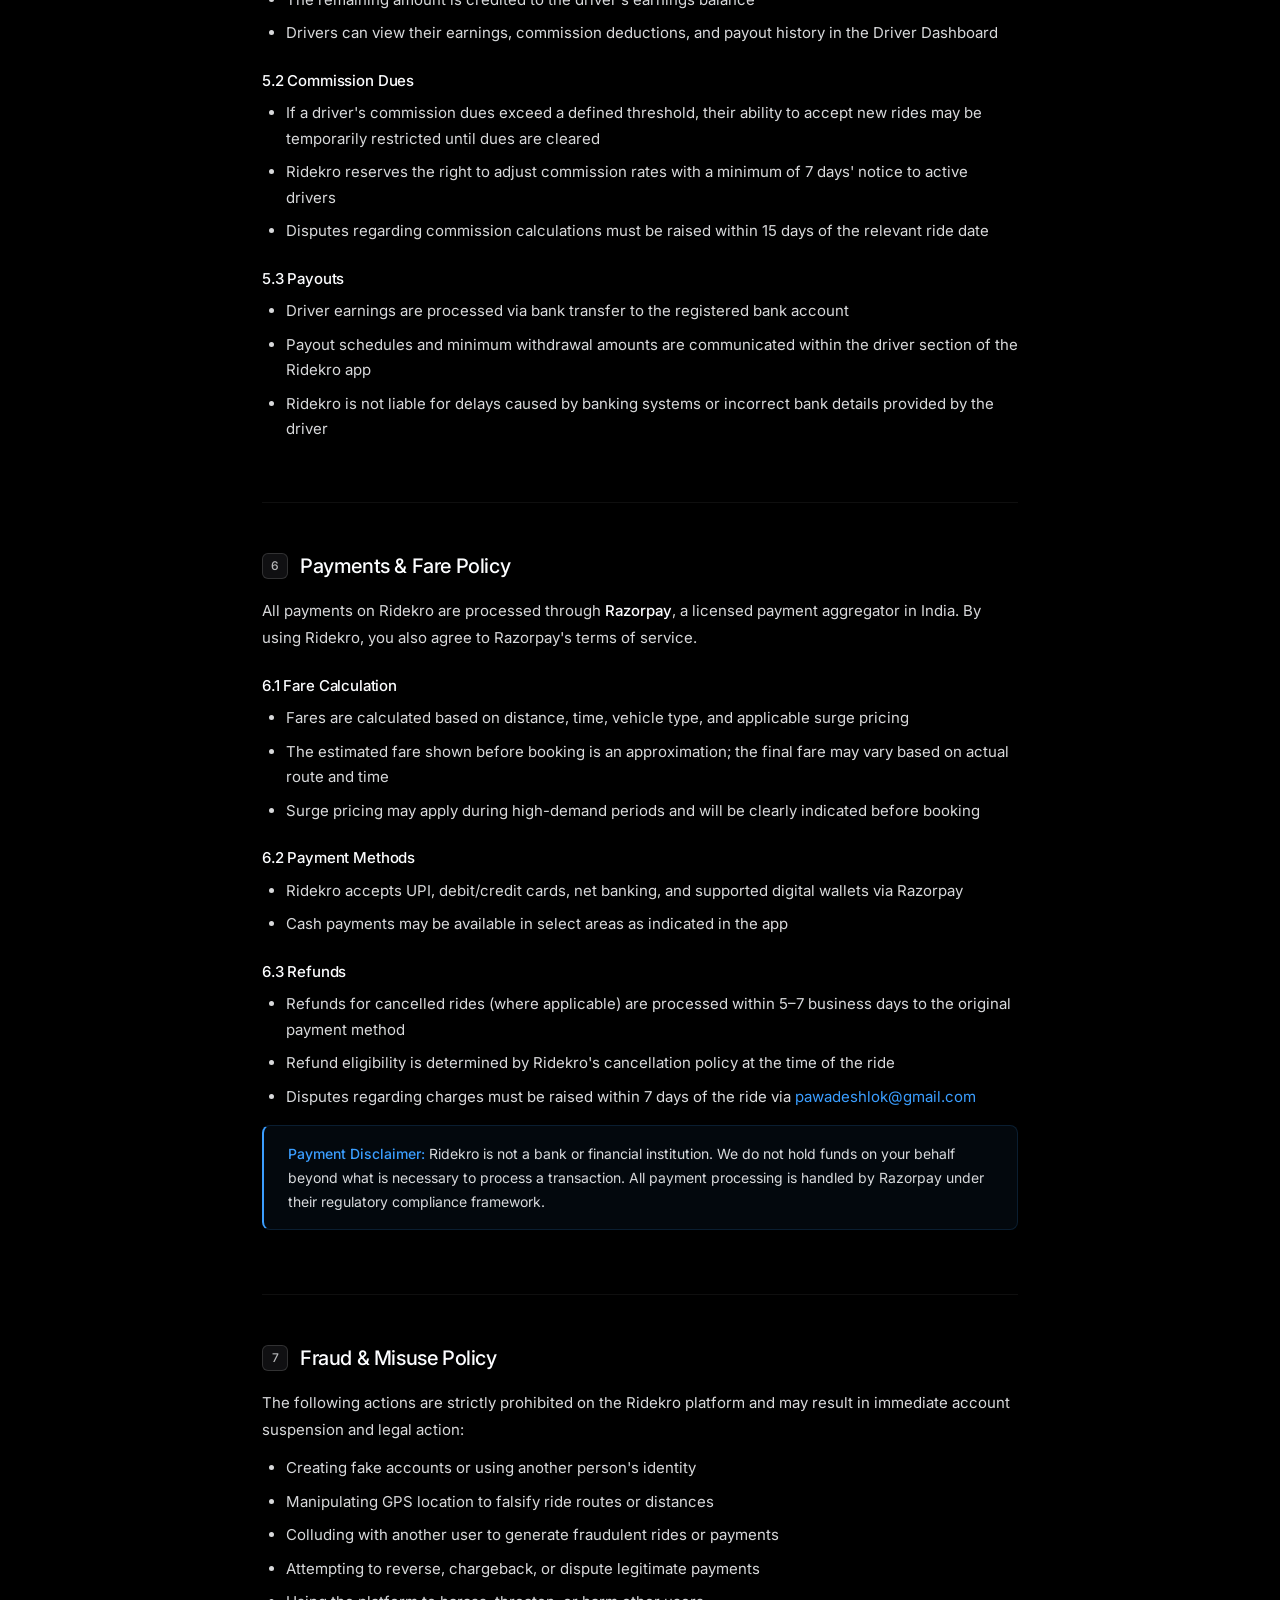
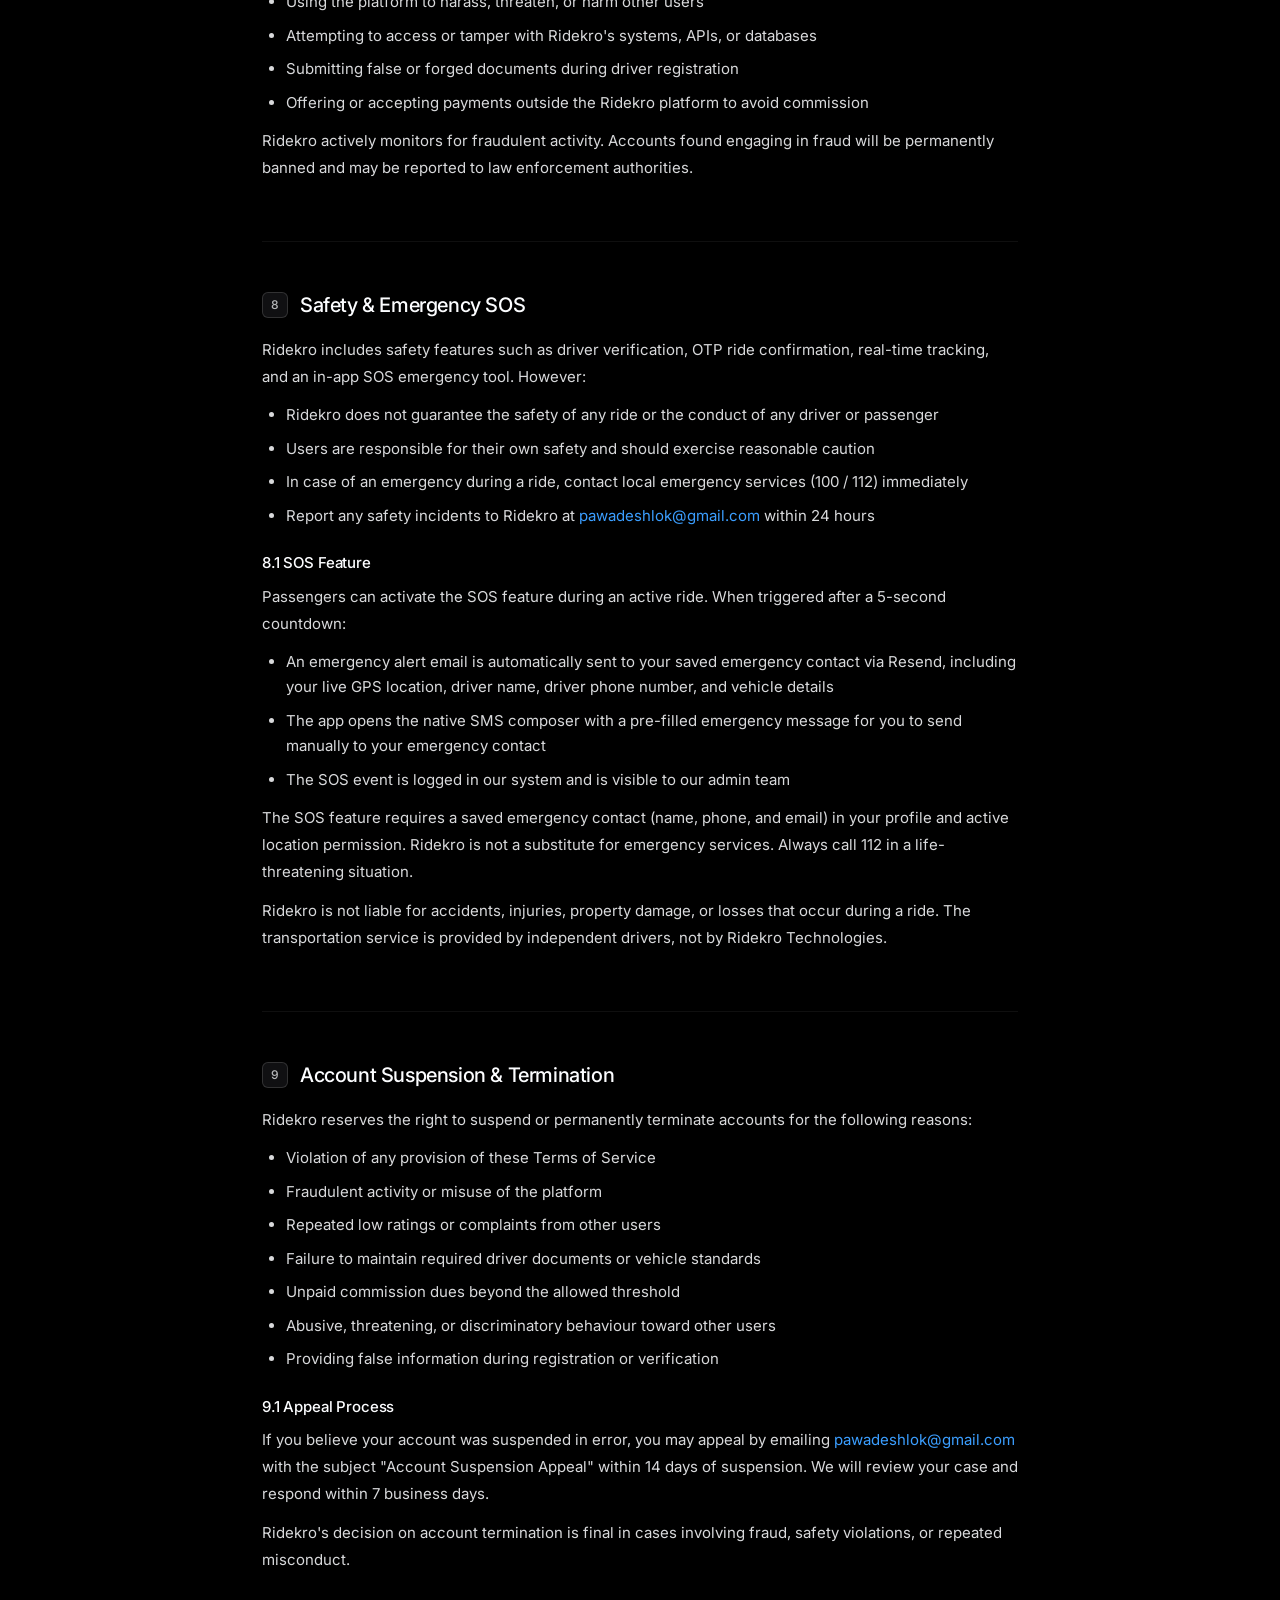
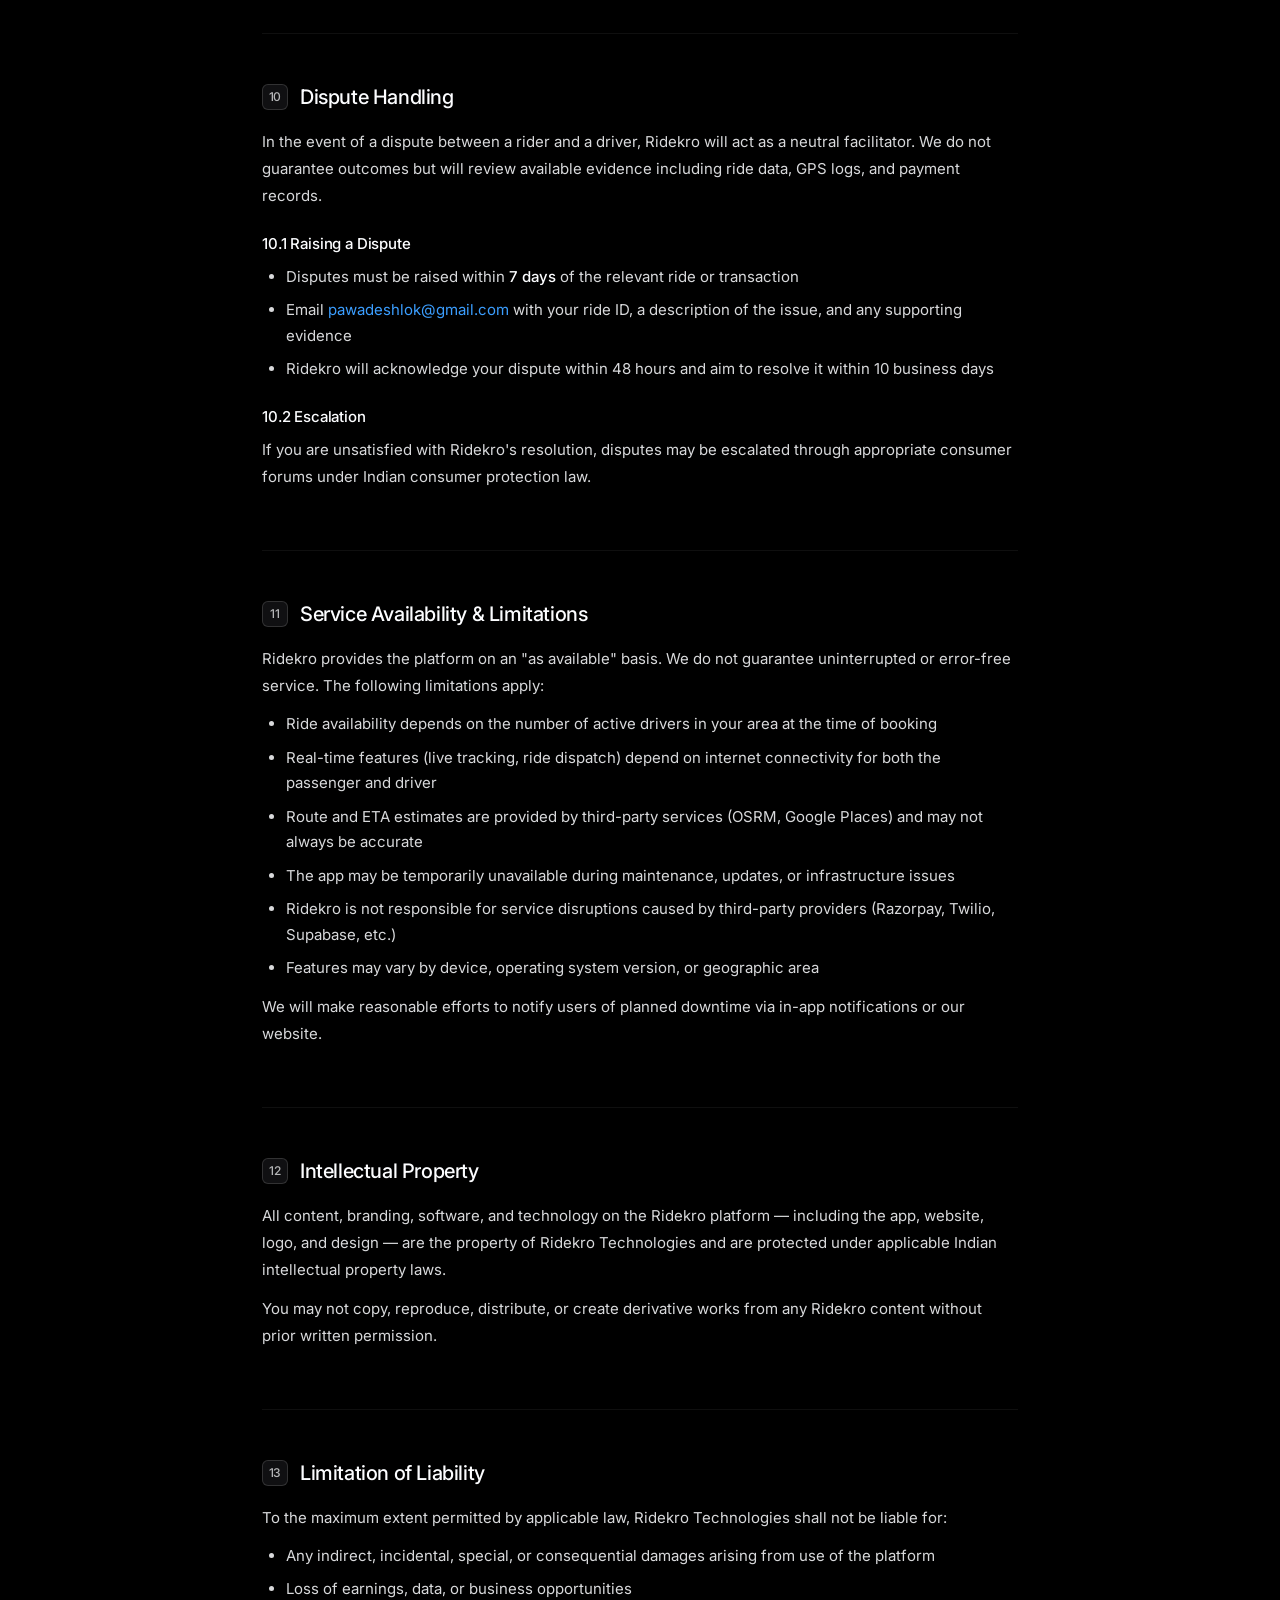
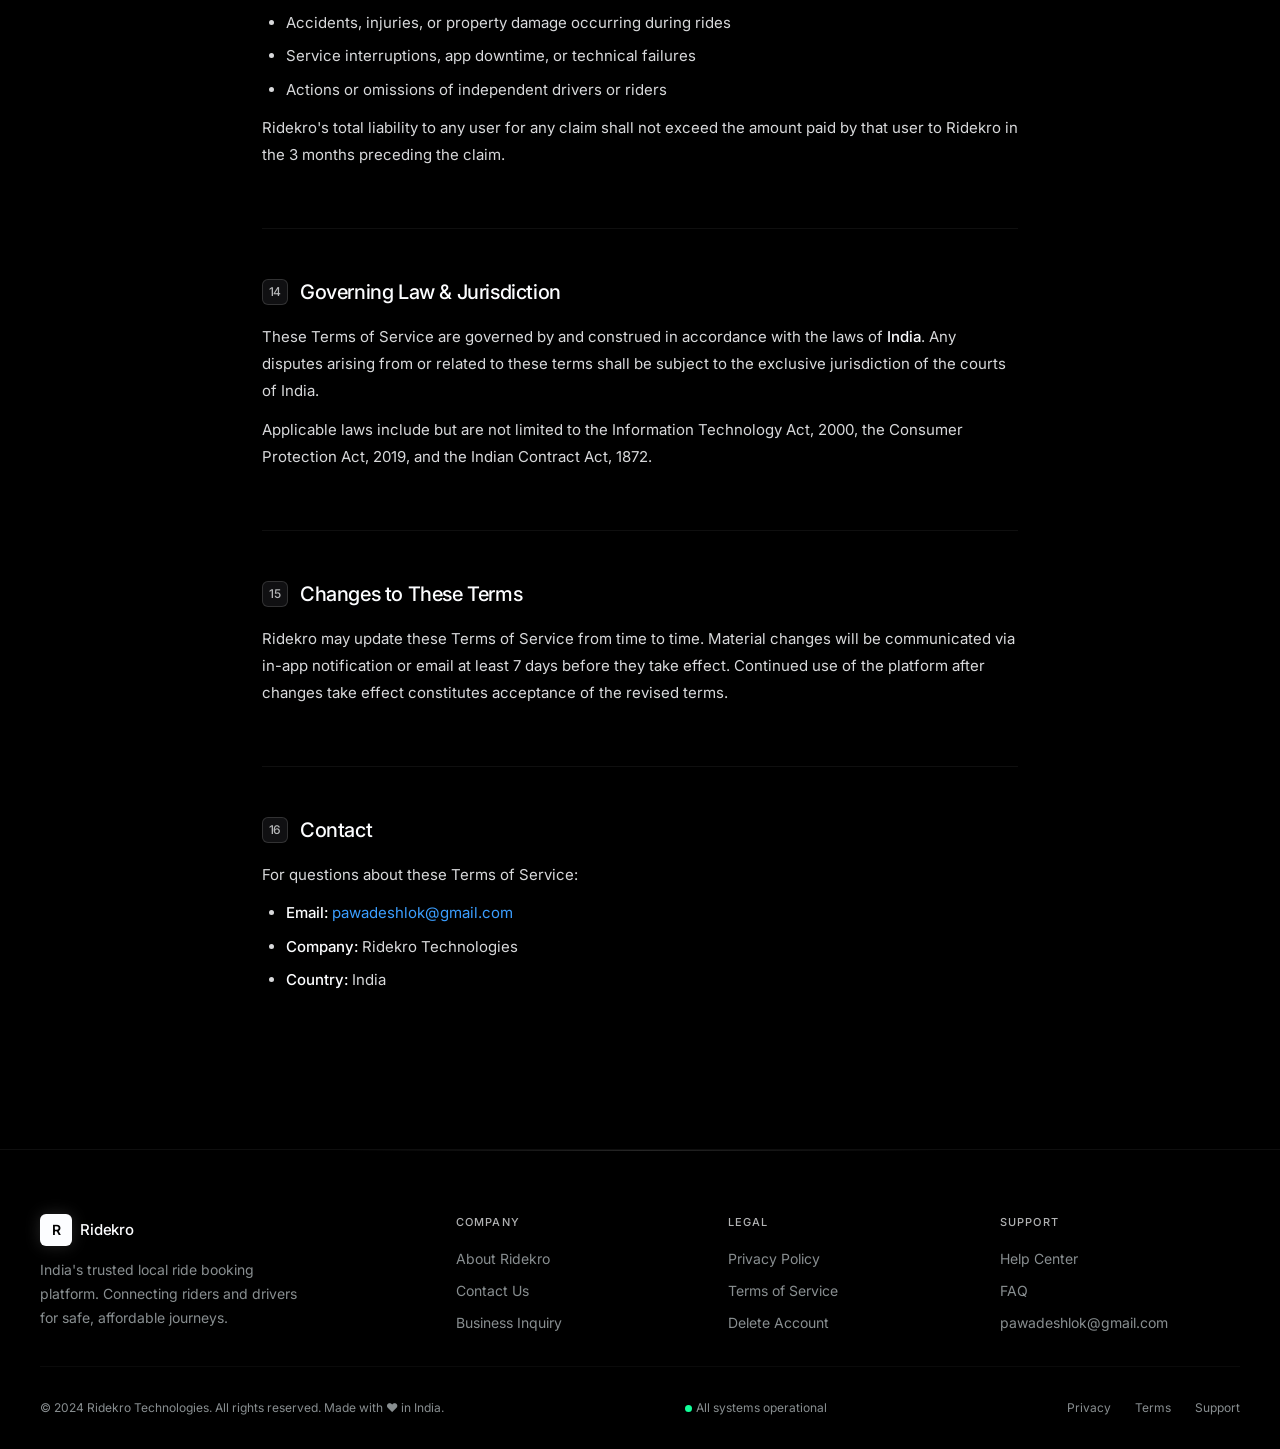
<file: terms.html>
<!DOCTYPE html>
<html lang="en">
<head>
  <meta charset="UTF-8" />
  <meta name="viewport" content="width=device-width, initial-scale=1.0" />
  <title>Terms of Service – Ridekro</title>
  <meta name="description" content="Ridekro's Terms of Service outline rider and driver responsibilities, payment policies, commission structure, dispute handling, and governing law." />
  <meta name="robots" content="index, follow" />
  <meta name="author" content="Ridekro Technologies" />
  <meta property="og:type" content="website" />
  <meta property="og:title" content="Terms of Service – Ridekro" />
  <meta property="og:description" content="Read Ridekro's Terms of Service covering rider/driver responsibilities, payments, and platform rules." />
  <meta property="og:url" content="https://ridekro.in/terms.html" />
  <meta property="og:site_name" content="Ridekro" />
  <link rel="canonical" href="https://ridekro.in/terms.html" />
  <link rel="stylesheet" href="style.css" />
</head>
<body>

  <!-- NAVBAR -->
  <nav class="navbar" role="navigation" aria-label="Main navigation">
    <div class="nav-inner">
      <a href="index.html" class="nav-logo" aria-label="Ridekro Home">
        <div class="nav-logo-mark" aria-hidden="true">R</div>
        <span class="nav-logo-text">Ridekro</span>
      </a>
      <ul class="nav-links" role="list">
        <li><a href="index.html">Home</a></li>
        <li><a href="privacy-policy.html">Privacy</a></li>
        <li><a href="terms.html" class="active">Terms</a></li>
        <li><a href="support.html">Support</a></li>
        <li><a href="delete-account.html">Delete Account</a></li>
      </ul>
      <button class="nav-hamburger" id="navHamburger" aria-label="Toggle menu" aria-expanded="false">
        <span></span><span></span><span></span>
      </button>
    </div>
    <div class="nav-mobile" id="navMobile" role="menu">
      <a href="index.html" role="menuitem">Home</a>
      <a href="privacy-policy.html" role="menuitem">Privacy Policy</a>
      <a href="terms.html" role="menuitem">Terms of Service</a>
      <a href="support.html" role="menuitem">Support</a>
      <a href="delete-account.html" role="menuitem">Delete Account</a>
    </div>
  </nav>

  <!-- PAGE HERO -->
  <section class="page-hero" aria-labelledby="page-title">
    <div class="page-hero-inner">
      <div class="badge-pill">📋 Legal</div>
      <h1 id="page-title">Terms of Service</h1>
      <p>Please read these terms carefully before using the Ridekro platform. They govern your rights and responsibilities as a rider or driver.</p>
      <span class="last-updated">Last Updated: December 1, 2024</span>
    </div>
  </section>

  <!-- CONTENT -->
  <main class="content-wrap" id="main-content">

    <div class="highlight-box" role="note">
      <strong>Agreement:</strong> By downloading, installing, or using the Ridekro app, you agree to be bound by these Terms of Service. If you do not agree, please do not use our platform.
    </div>

    <div class="legal-section">
      <h2><span class="section-num" aria-hidden="true">1</span> About Ridekro</h2>
      <p>Ridekro is a technology platform operated by <strong>Ridekro Technologies</strong> that connects riders seeking transportation with independent drivers offering ride services. Ridekro is a marketplace platform — we are not a transportation company and do not employ drivers.</p>
      <p>Drivers on Ridekro are independent service providers. The transportation contract is between the rider and the driver. Ridekro facilitates the connection, payment processing, and platform infrastructure.</p>
    </div>

    <div class="legal-section">
      <h2><span class="section-num" aria-hidden="true">2</span> Eligibility &amp; Account Registration</h2>
      <p>To use Ridekro, you must:</p>
      <ul>
        <li>Be at least 18 years of age</li>
        <li>Have a valid Indian mobile phone number</li>
        <li>Provide accurate and truthful registration information</li>
        <li>Not have a previously suspended or banned Ridekro account</li>
      </ul>
      <p>You are responsible for maintaining the confidentiality of your account. Any activity that occurs under your account is your responsibility. Notify us immediately at <a href="mailto:pawadeshlok@gmail.com">pawadeshlok@gmail.com</a> if you suspect unauthorised access.</p>
      <p>Ridekro reserves the right to refuse registration or suspend accounts that provide false information or violate these terms.</p>
    </div>

    <div class="legal-section">
      <h2><span class="section-num" aria-hidden="true">3</span> Rider Responsibilities</h2>
      <p>As a rider on Ridekro, you agree to:</p>
      <ul>
        <li>Provide accurate pickup and drop-off locations when booking a ride</li>
        <li>Be ready at the pickup location within a reasonable time after the driver arrives</li>
        <li>Treat drivers with respect and courtesy at all times</li>
        <li>Not request rides for illegal purposes or to transport prohibited items</li>
        <li>Pay the fare as displayed in the app, including any applicable surge pricing</li>
        <li>Not attempt to manipulate the fare, route, or payment system</li>
        <li>Provide honest ratings and feedback after each ride</li>
        <li>Not share your account with others or allow minors to use your account unsupervised</li>
        <li>Report any safety concerns or incidents to Ridekro support promptly</li>
      </ul>
      <div class="warning-box">
        <strong>Cancellation Policy:</strong> Repeated ride cancellations after driver acceptance may result in a temporary booking restriction. Excessive cancellations may lead to account suspension.
      </div>
    </div>

    <div class="legal-section">
      <h2><span class="section-num" aria-hidden="true">4</span> Driver Responsibilities &amp; Verification</h2>
      <p>As a driver partner on Ridekro, you agree to:</p>
      <ul>
        <li>Hold a valid driving licence appropriate for the vehicle you operate</li>
        <li>Maintain valid vehicle registration and all required permits under Indian law</li>
        <li>Keep your vehicle in a safe, roadworthy condition at all times</li>
        <li>Accept and complete rides in good faith once accepted</li>
        <li>Follow the route suggested by the app or the most reasonable route to the destination</li>
        <li>Treat passengers with respect and maintain professional conduct</li>
        <li>Not drive under the influence of alcohol, drugs, or any substance that impairs judgment</li>
        <li>Not use a mobile phone while driving (except hands-free navigation)</li>
        <li>Provide accurate vehicle and location information at all times</li>
        <li>Not charge fares beyond what is displayed in the Ridekro app</li>
        <li>Comply with all applicable traffic laws and regulations</li>
      </ul>
      <h3>4.1 KYC Verification Requirement</h3>
      <p>All drivers must complete identity verification (KYC) before going online and accepting rides. The following documents are required:</p>
      <ul>
        <li>Profile photo</li>
        <li>Aadhaar card (image upload)</li>
        <li>PAN card (image upload)</li>
        <li>Driving licence (image upload)</li>
        <li>Vehicle type and registration number</li>
      </ul>
      <p>After submission, your account status becomes <strong>under review</strong>. You cannot go online or accept rides until your documents are reviewed and your account is approved. Ridekro reserves the right to reject or suspend driver accounts that submit false, expired, or unverifiable documents.</p>
      <p>Drivers acknowledge that they are independent contractors and not employees of Ridekro Technologies. Ridekro does not guarantee a minimum number of rides or earnings.</p>
    </div>

    <div class="legal-section">
      <h2><span class="section-num" aria-hidden="true">5</span> Commission &amp; Dues System</h2>
      <p>Ridekro charges a platform commission on each completed ride. The commission rate is communicated to drivers during onboarding and may be updated with prior notice.</p>
      <h3>5.1 How Commission Works</h3>
      <ul>
        <li>For each completed ride, Ridekro deducts its platform commission from the total fare</li>
        <li>The remaining amount is credited to the driver's earnings balance</li>
        <li>Drivers can view their earnings, commission deductions, and payout history in the Driver Dashboard</li>
      </ul>
      <h3>5.2 Commission Dues</h3>
      <ul>
        <li>If a driver's commission dues exceed a defined threshold, their ability to accept new rides may be temporarily restricted until dues are cleared</li>
        <li>Ridekro reserves the right to adjust commission rates with a minimum of 7 days' notice to active drivers</li>
        <li>Disputes regarding commission calculations must be raised within 15 days of the relevant ride date</li>
      </ul>
      <h3>5.3 Payouts</h3>
      <ul>
        <li>Driver earnings are processed via bank transfer to the registered bank account</li>
        <li>Payout schedules and minimum withdrawal amounts are communicated within the driver section of the Ridekro app</li>
        <li>Ridekro is not liable for delays caused by banking systems or incorrect bank details provided by the driver</li>
      </ul>
    </div>

    <div class="legal-section">
      <h2><span class="section-num" aria-hidden="true">6</span> Payments &amp; Fare Policy</h2>
      <p>All payments on Ridekro are processed through <strong>Razorpay</strong>, a licensed payment aggregator in India. By using Ridekro, you also agree to Razorpay's terms of service.</p>
      <h3>6.1 Fare Calculation</h3>
      <ul>
        <li>Fares are calculated based on distance, time, vehicle type, and applicable surge pricing</li>
        <li>The estimated fare shown before booking is an approximation; the final fare may vary based on actual route and time</li>
        <li>Surge pricing may apply during high-demand periods and will be clearly indicated before booking</li>
      </ul>
      <h3>6.2 Payment Methods</h3>
      <ul>
        <li>Ridekro accepts UPI, debit/credit cards, net banking, and supported digital wallets via Razorpay</li>
        <li>Cash payments may be available in select areas as indicated in the app</li>
      </ul>
      <h3>6.3 Refunds</h3>
      <ul>
        <li>Refunds for cancelled rides (where applicable) are processed within 5–7 business days to the original payment method</li>
        <li>Refund eligibility is determined by Ridekro's cancellation policy at the time of the ride</li>
        <li>Disputes regarding charges must be raised within 7 days of the ride via <a href="mailto:pawadeshlok@gmail.com">pawadeshlok@gmail.com</a></li>
      </ul>
      <div class="highlight-box">
        <strong>Payment Disclaimer:</strong> Ridekro is not a bank or financial institution. We do not hold funds on your behalf beyond what is necessary to process a transaction. All payment processing is handled by Razorpay under their regulatory compliance framework.
      </div>
    </div>

    <div class="legal-section">
      <h2><span class="section-num" aria-hidden="true">7</span> Fraud &amp; Misuse Policy</h2>
      <p>The following actions are strictly prohibited on the Ridekro platform and may result in immediate account suspension and legal action:</p>
      <ul>
        <li>Creating fake accounts or using another person's identity</li>
        <li>Manipulating GPS location to falsify ride routes or distances</li>
        <li>Colluding with another user to generate fraudulent rides or payments</li>
        <li>Attempting to reverse, chargeback, or dispute legitimate payments</li>
        <li>Using the platform to harass, threaten, or harm other users</li>
        <li>Attempting to access or tamper with Ridekro's systems, APIs, or databases</li>
        <li>Submitting false or forged documents during driver registration</li>
        <li>Offering or accepting payments outside the Ridekro platform to avoid commission</li>
      </ul>
      <p>Ridekro actively monitors for fraudulent activity. Accounts found engaging in fraud will be permanently banned and may be reported to law enforcement authorities.</p>
    </div>

    <div class="legal-section">
      <h2><span class="section-num" aria-hidden="true">8</span> Safety &amp; Emergency SOS</h2>
      <p>Ridekro includes safety features such as driver verification, OTP ride confirmation, real-time tracking, and an in-app SOS emergency tool. However:</p>
      <ul>
        <li>Ridekro does not guarantee the safety of any ride or the conduct of any driver or passenger</li>
        <li>Users are responsible for their own safety and should exercise reasonable caution</li>
        <li>In case of an emergency during a ride, contact local emergency services (100 / 112) immediately</li>
        <li>Report any safety incidents to Ridekro at <a href="mailto:pawadeshlok@gmail.com">pawadeshlok@gmail.com</a> within 24 hours</li>
      </ul>
      <h3>8.1 SOS Feature</h3>
      <p>Passengers can activate the SOS feature during an active ride. When triggered after a 5-second countdown:</p>
      <ul>
        <li>An emergency alert email is automatically sent to your saved emergency contact via Resend, including your live GPS location, driver name, driver phone number, and vehicle details</li>
        <li>The app opens the native SMS composer with a pre-filled emergency message for you to send manually to your emergency contact</li>
        <li>The SOS event is logged in our system and is visible to our admin team</li>
      </ul>
      <p>The SOS feature requires a saved emergency contact (name, phone, and email) in your profile and active location permission. Ridekro is not a substitute for emergency services. Always call 112 in a life-threatening situation.</p>
      <p>Ridekro is not liable for accidents, injuries, property damage, or losses that occur during a ride. The transportation service is provided by independent drivers, not by Ridekro Technologies.</p>
    </div>

    <div class="legal-section">
      <h2><span class="section-num" aria-hidden="true">9</span> Account Suspension &amp; Termination</h2>
      <p>Ridekro reserves the right to suspend or permanently terminate accounts for the following reasons:</p>
      <ul>
        <li>Violation of any provision of these Terms of Service</li>
        <li>Fraudulent activity or misuse of the platform</li>
        <li>Repeated low ratings or complaints from other users</li>
        <li>Failure to maintain required driver documents or vehicle standards</li>
        <li>Unpaid commission dues beyond the allowed threshold</li>
        <li>Abusive, threatening, or discriminatory behaviour toward other users</li>
        <li>Providing false information during registration or verification</li>
      </ul>
      <h3>9.1 Appeal Process</h3>
      <p>If you believe your account was suspended in error, you may appeal by emailing <a href="mailto:pawadeshlok@gmail.com">pawadeshlok@gmail.com</a> with the subject "Account Suspension Appeal" within 14 days of suspension. We will review your case and respond within 7 business days.</p>
      <p>Ridekro's decision on account termination is final in cases involving fraud, safety violations, or repeated misconduct.</p>
    </div>

    <div class="legal-section">
      <h2><span class="section-num" aria-hidden="true">10</span> Dispute Handling</h2>
      <p>In the event of a dispute between a rider and a driver, Ridekro will act as a neutral facilitator. We do not guarantee outcomes but will review available evidence including ride data, GPS logs, and payment records.</p>
      <h3>10.1 Raising a Dispute</h3>
      <ul>
        <li>Disputes must be raised within <strong>7 days</strong> of the relevant ride or transaction</li>
        <li>Email <a href="mailto:pawadeshlok@gmail.com">pawadeshlok@gmail.com</a> with your ride ID, a description of the issue, and any supporting evidence</li>
        <li>Ridekro will acknowledge your dispute within 48 hours and aim to resolve it within 10 business days</li>
      </ul>
      <h3>10.2 Escalation</h3>
      <p>If you are unsatisfied with Ridekro's resolution, disputes may be escalated through appropriate consumer forums under Indian consumer protection law.</p>
    </div>

    <div class="legal-section">
      <h2><span class="section-num" aria-hidden="true">11</span> Service Availability &amp; Limitations</h2>
      <p>Ridekro provides the platform on an "as available" basis. We do not guarantee uninterrupted or error-free service. The following limitations apply:</p>
      <ul>
        <li>Ride availability depends on the number of active drivers in your area at the time of booking</li>
        <li>Real-time features (live tracking, ride dispatch) depend on internet connectivity for both the passenger and driver</li>
        <li>Route and ETA estimates are provided by third-party services (OSRM, Google Places) and may not always be accurate</li>
        <li>The app may be temporarily unavailable during maintenance, updates, or infrastructure issues</li>
        <li>Ridekro is not responsible for service disruptions caused by third-party providers (Razorpay, Twilio, Supabase, etc.)</li>
        <li>Features may vary by device, operating system version, or geographic area</li>
      </ul>
      <p>We will make reasonable efforts to notify users of planned downtime via in-app notifications or our website.</p>
    </div>

    <div class="legal-section">
      <h2><span class="section-num" aria-hidden="true">12</span> Intellectual Property</h2>
      <p>All content, branding, software, and technology on the Ridekro platform — including the app, website, logo, and design — are the property of Ridekro Technologies and are protected under applicable Indian intellectual property laws.</p>
      <p>You may not copy, reproduce, distribute, or create derivative works from any Ridekro content without prior written permission.</p>
    </div>

    <div class="legal-section">
      <h2><span class="section-num" aria-hidden="true">13</span> Limitation of Liability</h2>
      <p>To the maximum extent permitted by applicable law, Ridekro Technologies shall not be liable for:</p>
      <ul>
        <li>Any indirect, incidental, special, or consequential damages arising from use of the platform</li>
        <li>Loss of earnings, data, or business opportunities</li>
        <li>Accidents, injuries, or property damage occurring during rides</li>
        <li>Service interruptions, app downtime, or technical failures</li>
        <li>Actions or omissions of independent drivers or riders</li>
      </ul>
      <p>Ridekro's total liability to any user for any claim shall not exceed the amount paid by that user to Ridekro in the 3 months preceding the claim.</p>
    </div>

    <div class="legal-section">
      <h2><span class="section-num" aria-hidden="true">14</span> Governing Law &amp; Jurisdiction</h2>
      <p>These Terms of Service are governed by and construed in accordance with the laws of <strong>India</strong>. Any disputes arising from or related to these terms shall be subject to the exclusive jurisdiction of the courts of India.</p>
      <p>Applicable laws include but are not limited to the Information Technology Act, 2000, the Consumer Protection Act, 2019, and the Indian Contract Act, 1872.</p>
    </div>

    <div class="legal-section">
      <h2><span class="section-num" aria-hidden="true">15</span> Changes to These Terms</h2>
      <p>Ridekro may update these Terms of Service from time to time. Material changes will be communicated via in-app notification or email at least 7 days before they take effect. Continued use of the platform after changes take effect constitutes acceptance of the revised terms.</p>
    </div>

    <div class="legal-section">
      <h2><span class="section-num" aria-hidden="true">16</span> Contact</h2>
      <p>For questions about these Terms of Service:</p>
      <ul>
        <li><strong>Email:</strong> <a href="mailto:pawadeshlok@gmail.com">pawadeshlok@gmail.com</a></li>
        <li><strong>Company:</strong> Ridekro Technologies</li>
        <li><strong>Country:</strong> India</li>
      </ul>
    </div>

  </main>

  <!-- FOOTER -->
  <footer class="footer" role="contentinfo">
    <div class="footer-inner">
      <div class="footer-top">
        <div class="footer-brand">
          <a href="index.html" class="nav-logo" aria-label="Ridekro Home">
            <div class="nav-logo-mark" aria-hidden="true">R</div>
            <span class="nav-logo-text">Ridekro</span>
          </a>
          <p>India's trusted local ride booking platform. Connecting riders and drivers for safe, affordable journeys.</p>
        </div>
        <div class="footer-col">
          <h4>Company</h4>
          <ul>
            <li><a href="index.html">About Ridekro</a></li>
            <li><a href="support.html">Contact Us</a></li>
            <li><a href="support.html#business">Business Inquiry</a></li>
          </ul>
        </div>
        <div class="footer-col">
          <h4>Legal</h4>
          <ul>
            <li><a href="privacy-policy.html">Privacy Policy</a></li>
            <li><a href="terms.html">Terms of Service</a></li>
            <li><a href="delete-account.html">Delete Account</a></li>
          </ul>
        </div>
        <div class="footer-col">
          <h4>Support</h4>
          <ul>
            <li><a href="support.html">Help Center</a></li>
            <li><a href="support.html#faq">FAQ</a></li>
            <li><a href="mailto:pawadeshlok@gmail.com">pawadeshlok@gmail.com</a></li>
          </ul>
        </div>
      </div>
      <div class="footer-bottom">
        <p>© 2024 Ridekro Technologies. All rights reserved. Made with ❤️ in India.</p>
        <div class="footer-status">
          <span class="status-dot" aria-hidden="true"></span>
          All systems operational
        </div>
        <div class="footer-bottom-links">
          <a href="privacy-policy.html">Privacy</a>
          <a href="terms.html">Terms</a>
          <a href="support.html">Support</a>
        </div>
      </div>
    </div>
  </footer>

  <script src="script.js"></script>
</body>
</html>
</file>
<file: style.css>
/* ============================================
   Ridekro – Premium Design System v2
   Canvas: #000000 | Ink: #fcfdff
   Fonts: Inter (UI) · Geist Mono (code)
   ============================================ */

@import url('https://fonts.googleapis.com/css2?family=Inter:ital,opsz,wght@0,14..32,300;0,14..32,400;0,14..32,500;0,14..32,600;1,14..32,400&display=swap');

/* ── Design Tokens ── */
:root {
  --primary:          #fcfdff;
  --primary-on:       #000000;
  --ink:              #fcfdff;
  --body-text:        rgba(252,253,255,0.86);
  --charcoal:         rgba(252,253,255,0.70);
  --mute:             #a1a4a5;
  --ash:              #888e90;
  --stone:            #464a4d;
  --canvas:           #000000;
  --surface-card:     #0a0a0c;
  --surface-elevated: #101012;
  --surface-deep:     #06060a;
  --hairline:         rgba(255,255,255,0.06);
  --hairline-strong:  rgba(255,255,255,0.14);
  --divider-soft:     rgba(255,255,255,0.04);
  --link:             #3b9eff;
  --surface-light:    #f1f7fe;
  --on-light:         #000000;
  --on-light-mute:    rgba(0,0,51,0.70);

  --accent-orange:      #ff801f;
  --accent-orange-glow: rgba(255,89,0,0.22);
  --accent-yellow:      #ffc53d;
  --accent-blue:        #3b9eff;
  --accent-blue-glow:   rgba(0,117,255,0.34);
  --accent-green:       #11ff99;
  --accent-green-glow:  rgba(34,255,153,0.18);
  --accent-red:         #ff2047;
  --accent-red-glow:    rgba(255,32,71,0.34);

  --r-none: 0px; --r-xs: 4px; --r-sm: 6px; --r-md: 8px;
  --r-lg: 12px; --r-xl: 16px; --r-full: 9999px;

  --sp-xxs: 2px; --sp-xs: 4px; --sp-sm: 8px; --sp-md: 12px;
  --sp-lg: 16px; --sp-xl: 24px; --sp-xxl: 32px; --sp-xxxl: 48px;
  --sp-section: 96px; --sp-band: 128px;

  --font-ui:   'Inter', system-ui, -apple-system, sans-serif;
  --font-mono: 'Courier New', monospace;
  --transition: all 0.2s ease;

  /* Animation */
  --ease-out-expo: cubic-bezier(0.16, 1, 0.3, 1);
  --ease-in-out:   cubic-bezier(0.4, 0, 0.2, 1);
  --ease-spring:   cubic-bezier(0.34, 1.56, 0.64, 1);
}

/* ── Reset ── */
*, *::before, *::after { box-sizing: border-box; margin: 0; padding: 0; }
html { scroll-behavior: smooth; font-size: 16px; }

body {
  font-family: var(--font-ui);
  background-color: var(--canvas);
  color: var(--body-text);
  line-height: 1.5;
  -webkit-font-smoothing: antialiased;
  overflow-x: hidden;
}

a { color: var(--link); text-decoration: none; transition: var(--transition); }
a:hover { opacity: 0.8; text-decoration: underline; }
img { display: block; max-width: 100%; }

/* ── Scroll reveal ── */
.reveal {
  opacity: 0;
  transform: translateY(32px);
  transition: opacity 0.7s var(--ease-out-expo), transform 0.7s var(--ease-out-expo);
}
.reveal.visible {
  opacity: 1;
  transform: translateY(0);
}
.reveal-left {
  opacity: 0;
  transform: translateX(-40px);
  transition: opacity 0.7s var(--ease-out-expo), transform 0.7s var(--ease-out-expo);
}
.reveal-left.visible { opacity: 1; transform: translateX(0); }
.reveal-right {
  opacity: 0;
  transform: translateX(40px);
  transition: opacity 0.7s var(--ease-out-expo), transform 0.7s var(--ease-out-expo);
}
.reveal-right.visible { opacity: 1; transform: translateX(0); }
.reveal-scale {
  opacity: 0;
  transform: scale(0.92);
  transition: opacity 0.6s var(--ease-out-expo), transform 0.6s var(--ease-out-expo);
}
.reveal-scale.visible { opacity: 1; transform: scale(1); }

.delay-1 { transition-delay: 0.1s !important; }
.delay-2 { transition-delay: 0.2s !important; }
.delay-3 { transition-delay: 0.3s !important; }
.delay-4 { transition-delay: 0.4s !important; }
.delay-5 { transition-delay: 0.5s !important; }
.delay-6 { transition-delay: 0.6s !important; }

/* ── Layout ── */
.container { max-width: 1200px; margin: 0 auto; padding: 0 var(--sp-xxl); }
.content-wrap { max-width: 820px; margin: 0 auto; padding: var(--sp-section) var(--sp-xxl); }

/* ── Custom Scrollbar ── */
::-webkit-scrollbar { width: 4px; }
::-webkit-scrollbar-track { background: var(--canvas); }
::-webkit-scrollbar-thumb { background: var(--stone); border-radius: 999px; }
::-webkit-scrollbar-thumb:hover { background: var(--charcoal); }

/* ── Noise texture overlay ── */
body::before {
  content: '';
  position: fixed;
  inset: 0;
  background-image: url("data:image/svg+xml,%3Csvg viewBox='0 0 256 256' xmlns='http://www.w3.org/2000/svg'%3E%3Cfilter id='noise'%3E%3CfeTurbulence type='fractalNoise' baseFrequency='0.9' numOctaves='4' stitchTiles='stitch'/%3E%3C/filter%3E%3Crect width='100%25' height='100%25' filter='url(%23noise)' opacity='0.03'/%3E%3C/svg%3E");
  pointer-events: none;
  z-index: 9999;
  opacity: 0.4;
}

/* ── Cursor glow ── */
.cursor-glow {
  position: fixed;
  width: 400px;
  height: 400px;
  border-radius: 50%;
  background: radial-gradient(circle, rgba(59,158,255,0.06) 0%, transparent 70%);
  pointer-events: none;
  z-index: 1;
  transform: translate(-50%, -50%);
  transition: transform 0.1s linear, opacity 0.3s ease;
}

/* ── Navbar ── */
.navbar {
  position: sticky;
  top: 0;
  z-index: 1000;
  background: rgba(0,0,0,0.75);
  backdrop-filter: blur(24px) saturate(180%);
  -webkit-backdrop-filter: blur(24px) saturate(180%);
  border-bottom: 1px solid var(--hairline);
  height: 64px;
  display: flex;
  align-items: center;
  padding: 0 var(--sp-xxl);
  transition: background 0.3s ease, box-shadow 0.3s ease;
}
.navbar.scrolled {
  background: rgba(0,0,0,0.95);
  box-shadow: 0 1px 0 var(--hairline), 0 8px 32px rgba(0,0,0,0.4);
}

.nav-inner {
  max-width: 1200px; width: 100%; margin: 0 auto;
  display: flex; align-items: center; justify-content: space-between; gap: var(--sp-xl);
}

.nav-logo {
  display: flex; align-items: center; gap: var(--sp-sm);
  text-decoration: none; flex-shrink: 0;
  transition: transform 0.2s var(--ease-spring);
}
.nav-logo:hover { transform: scale(1.04); opacity: 1; text-decoration: none; }

.nav-logo-mark {
  width: 32px; height: 32px;
  background: var(--primary);
  border-radius: var(--r-sm);
  display: flex; align-items: center; justify-content: center;
  font-size: 0.875rem; font-weight: 600; color: var(--primary-on);
  flex-shrink: 0;
  box-shadow: 0 0 16px rgba(255,255,255,0.15);
  transition: box-shadow 0.3s ease;
}
.nav-logo:hover .nav-logo-mark { box-shadow: 0 0 24px rgba(255,255,255,0.3); }

.nav-logo-text {
  font-size: 0.9375rem; font-weight: 500; color: var(--ink);
  letter-spacing: -0.01em;
}

.nav-links { display: flex; align-items: center; gap: var(--sp-xs); list-style: none; }

.nav-links a {
  font-size: 0.875rem; font-weight: 500; color: var(--charcoal);
  padding: 6px 14px; border-radius: var(--r-full);
  text-decoration: none; transition: color 0.2s ease, background 0.2s ease;
  letter-spacing: 0.01em; position: relative;
}
.nav-links a::after {
  content: ''; position: absolute; bottom: 2px; left: 50%;
  transform: translateX(-50%) scaleX(0);
  width: 16px; height: 1px;
  background: var(--accent-blue);
  border-radius: 2px;
  transition: transform 0.25s var(--ease-out-expo);
}
.nav-links a:hover { color: var(--ink); background: var(--surface-elevated); text-decoration: none; }
.nav-links a.active { color: var(--ink); background: var(--surface-elevated); }
.nav-links a.active::after { transform: translateX(-50%) scaleX(1); }

.nav-hamburger {
  display: none; flex-direction: column; gap: 5px;
  cursor: pointer; padding: 6px; border: none; background: none;
}
.nav-hamburger span {
  display: block; width: 22px; height: 1.5px;
  background: var(--charcoal); border-radius: 2px; transition: all 0.25s var(--ease-out-expo);
}

.nav-mobile {
  display: none; flex-direction: column;
  background: rgba(10,10,12,0.98);
  backdrop-filter: blur(24px);
  border-bottom: 1px solid var(--hairline);
  padding: var(--sp-lg) var(--sp-xxl); gap: var(--sp-xs);
}
.nav-mobile.open { display: flex; animation: slideDown 0.25s var(--ease-out-expo); }
@keyframes slideDown { from { opacity: 0; transform: translateY(-8px); } to { opacity: 1; transform: translateY(0); } }
.nav-mobile a {
  font-size: 0.9375rem; font-weight: 500; color: var(--charcoal);
  padding: 10px 14px; border-radius: var(--r-md);
  text-decoration: none; transition: var(--transition);
}
.nav-mobile a:hover { color: var(--ink); background: var(--surface-elevated); }

/* ── Buttons ── */
.btn {
  display: inline-flex; align-items: center; justify-content: center;
  gap: var(--sp-sm); height: 36px; padding: 8px 16px;
  border-radius: var(--r-md); font-family: var(--font-ui);
  font-size: 0.875rem; font-weight: 500; line-height: 1.43;
  cursor: pointer; text-decoration: none; border: none;
  transition: all 0.2s var(--ease-out-expo); white-space: nowrap;
  position: relative; overflow: hidden;
}
.btn::before {
  content: ''; position: absolute; inset: 0;
  background: rgba(255,255,255,0.08);
  opacity: 0; transition: opacity 0.2s ease;
}
.btn:hover::before { opacity: 1; }

.btn-primary {
  background: var(--primary); color: var(--primary-on);
  box-shadow: 0 0 0 1px rgba(255,255,255,0.1), 0 4px 16px rgba(255,255,255,0.08);
}
.btn-primary:hover {
  background: var(--surface-light); color: var(--primary-on);
  text-decoration: none; opacity: 1;
  box-shadow: 0 0 0 1px rgba(255,255,255,0.2), 0 8px 24px rgba(255,255,255,0.15);
  transform: translateY(-1px);
}
.btn-ghost {
  background: var(--surface-elevated); color: var(--ink);
  border: 1px solid var(--hairline-strong);
}
.btn-ghost:hover {
  background: #1a1a1e; color: var(--ink);
  text-decoration: none; opacity: 1; transform: translateY(-1px);
  border-color: rgba(255,255,255,0.25);
}
.btn-outline {
  background: var(--canvas); color: var(--ink);
  border: 1px solid var(--hairline-strong);
}
.btn-outline:hover {
  background: var(--surface-card); color: var(--ink);
  text-decoration: none; opacity: 1; transform: translateY(-1px);
}
.btn-lg { height: 44px; padding: 10px 24px; font-size: 0.9375rem; border-radius: var(--r-lg); }

/* ── Badge pill ── */
.badge-pill {
  display: inline-flex; align-items: center; gap: var(--sp-xs);
  background: rgba(255,255,255,0.04); color: var(--body-text);
  font-size: 0.75rem; font-weight: 400; padding: 5px 12px;
  border-radius: var(--r-full); border: 1px solid var(--hairline-strong);
  letter-spacing: 0.02em; backdrop-filter: blur(8px);
}

/* ── Status dot ── */
.status-dot {
  display: inline-block; width: 7px; height: 7px;
  border-radius: var(--r-full); background: var(--accent-green);
  flex-shrink: 0;
  animation: pulse-green 2s ease infinite;
}
@keyframes pulse-green {
  0%, 100% { box-shadow: 0 0 0 0 rgba(17,255,153,0.4); }
  50% { box-shadow: 0 0 0 4px rgba(17,255,153,0); }
}

/* ── Section label ── */
.section-label {
  display: inline-block; font-size: 0.6875rem; font-weight: 500;
  color: var(--charcoal); letter-spacing: 0.12em; text-transform: uppercase;
  margin-bottom: var(--sp-md);
  background: linear-gradient(90deg, var(--accent-blue), var(--accent-green));
  -webkit-background-clip: text; -webkit-text-fill-color: transparent;
  background-clip: text;
}

/* ── Section header ── */
.section-header { text-align: center; margin-bottom: var(--sp-xxxl); }
.section-header h2 {
  font-size: clamp(1.75rem, 3.5vw, 2.75rem);
  font-weight: 300; line-height: 1.1; letter-spacing: -0.04em;
  color: var(--ink); margin-bottom: var(--sp-md);
}
.section-header p {
  font-size: 1rem; color: var(--body-text);
  max-width: 520px; margin: 0 auto; line-height: 1.7;
}

/* ── HERO ── */
.hero {
  background: var(--canvas); padding: var(--sp-band) var(--sp-xxl);
  text-align: center; position: relative; overflow: hidden; min-height: 100svh;
  display: flex; align-items: center; justify-content: center;
}

/* animated gradient orbs */
.hero::after {
  content: '';
  position: absolute; inset: 0;
  background:
    radial-gradient(ellipse 60% 50% at 20% 80%, rgba(255,89,0,0.08) 0%, transparent 60%),
    radial-gradient(ellipse 50% 60% at 80% 20%, rgba(59,158,255,0.08) 0%, transparent 60%),
    radial-gradient(ellipse 70% 60% at 50% 0%, rgba(255,89,0,0.14) 0%, transparent 55%);
  pointer-events: none; animation: heroOrbs 12s ease-in-out infinite alternate;
}
@keyframes heroOrbs {
  0%   { opacity: 0.6; transform: scale(1) rotate(0deg); }
  100% { opacity: 1; transform: scale(1.08) rotate(1deg); }
}

/* grid lines */
.hero::before {
  content: '';
  position: absolute; inset: 0;
  background-image:
    linear-gradient(rgba(255,255,255,0.025) 1px, transparent 1px),
    linear-gradient(90deg, rgba(255,255,255,0.025) 1px, transparent 1px);
  background-size: 64px 64px;
  mask-image: radial-gradient(ellipse 80% 80% at 50% 50%, black 20%, transparent 80%);
  pointer-events: none;
}

.hero-inner {
  position: relative; z-index: 2;
  max-width: 800px; margin: 0 auto;
}

.hero h1 {
  font-size: clamp(3rem, 8vw, 6.5rem);
  font-weight: 300; line-height: 0.95; letter-spacing: -0.04em;
  color: var(--ink); margin: var(--sp-xl) 0 var(--sp-xl);
  background: linear-gradient(180deg, rgba(252,253,255,1) 0%, rgba(252,253,255,0.7) 100%);
  -webkit-background-clip: text; -webkit-text-fill-color: transparent; background-clip: text;
}

.hero-sub {
  font-size: 1.125rem; color: var(--body-text);
  max-width: 520px; margin: 0 auto var(--sp-xxl); line-height: 1.7;
  font-weight: 400;
}

.hero-cta-group {
  display: flex; gap: var(--sp-md); justify-content: center;
  flex-wrap: wrap; margin-bottom: var(--sp-xxxl);
}

/* ── Scroll indicator ── */
.scroll-indicator {
  position: absolute; bottom: 32px; left: 50%; transform: translateX(-50%);
  display: flex; flex-direction: column; align-items: center; gap: 8px;
  z-index: 3; animation: fadeInUp 1.5s ease 1.5s both;
}
@keyframes fadeInUp { from { opacity: 0; transform: translateX(-50%) translateY(16px); } to { opacity: 1; transform: translateX(-50%) translateY(0); } }
.scroll-indicator span {
  font-size: 0.6875rem; letter-spacing: 0.12em; text-transform: uppercase;
  color: var(--stone);
}
.scroll-chevron {
  width: 20px; height: 20px; border-right: 1px solid var(--stone);
  border-bottom: 1px solid var(--stone); transform: rotate(45deg);
  animation: bounce 2s ease infinite;
}
@keyframes bounce { 0%, 100% { transform: rotate(45deg) translateY(0); } 50% { transform: rotate(45deg) translateY(4px); } }

/* ── Stats row ── */
.hero-stats {
  display: flex; justify-content: center; gap: var(--sp-xxxl);
  flex-wrap: wrap; padding-top: var(--sp-xxxl);
  border-top: 1px solid var(--hairline);
}
.stat-item { text-align: center; position: relative; }
.stat-num {
  display: block; font-size: 2rem; font-weight: 300; line-height: 1.0;
  letter-spacing: -0.04em; color: var(--ink); margin-bottom: var(--sp-xs);
  background: linear-gradient(135deg, var(--ink) 0%, var(--charcoal) 100%);
  -webkit-background-clip: text; -webkit-text-fill-color: transparent; background-clip: text;
}
.stat-label {
  font-size: 0.6875rem; font-weight: 400; color: var(--mute);
  letter-spacing: 0.06em; text-transform: uppercase;
}

/* ── Page hero ── */
.page-hero {
  background: var(--canvas);
  padding: var(--sp-section) var(--sp-xxl) var(--sp-xxxl);
  text-align: center; position: relative; overflow: hidden;
  border-bottom: 1px solid var(--hairline);
}
.page-hero::before {
  content: ''; position: absolute; top: -80px; left: 50%; transform: translateX(-50%);
  width: 600px; height: 400px;
  background: radial-gradient(ellipse at top, var(--accent-blue-glow) 0%, transparent 65%);
  pointer-events: none;
}
.page-hero::after {
  content: ''; position: absolute; inset: 0;
  background-image:
    linear-gradient(rgba(255,255,255,0.02) 1px, transparent 1px),
    linear-gradient(90deg, rgba(255,255,255,0.02) 1px, transparent 1px);
  background-size: 48px 48px;
  mask-image: radial-gradient(ellipse 80% 80% at 50% 0%, black 0%, transparent 80%);
  pointer-events: none;
}
.page-hero-inner { position: relative; z-index: 2; max-width: 640px; margin: 0 auto; }
.page-hero h1 {
  font-size: clamp(2rem, 5vw, 3.5rem); font-weight: 300;
  line-height: 1.0; letter-spacing: -0.04em; color: var(--ink);
  margin: var(--sp-lg) 0 var(--sp-lg);
  background: linear-gradient(180deg, var(--ink) 0%, rgba(252,253,255,0.75) 100%);
  -webkit-background-clip: text; -webkit-text-fill-color: transparent; background-clip: text;
}
.page-hero p { font-size: 1rem; color: var(--body-text); line-height: 1.7; margin-bottom: var(--sp-lg); }
.last-updated {
  display: inline-flex; align-items: center; gap: var(--sp-xs);
  font-size: 0.75rem; color: var(--mute);
  background: var(--surface-card); border: 1px solid var(--hairline-strong);
  padding: 4px 12px; border-radius: var(--r-full);
}

/* ── Feature cards ── */
.feature-card {
  background: var(--surface-card); border: 1px solid var(--hairline-strong);
  border-radius: var(--r-xl); padding: var(--sp-xxl);
  transition: all 0.3s var(--ease-out-expo); position: relative; overflow: hidden;
  cursor: default;
}
.feature-card::before {
  content: ''; position: absolute; inset: 0;
  background: linear-gradient(135deg, rgba(255,255,255,0.03) 0%, transparent 60%);
  opacity: 0; transition: opacity 0.3s ease;
}
.feature-card::after {
  content: ''; position: absolute;
  inset: -1px; border-radius: var(--r-xl);
  background: linear-gradient(135deg, rgba(255,255,255,0.12), rgba(255,255,255,0.02), transparent 60%);
  opacity: 0; transition: opacity 0.3s ease;
  z-index: 0; pointer-events: none;
  mask: linear-gradient(black, black) content-box, linear-gradient(black, black);
  mask-composite: exclude;
  padding: 1px;
}
.feature-card:hover {
  border-color: rgba(255,255,255,0.2);
  transform: translateY(-4px);
  box-shadow: 0 20px 60px rgba(0,0,0,0.5), 0 0 0 1px rgba(255,255,255,0.08);
}
.feature-card:hover::before { opacity: 1; }
.card-icon {
  font-size: 1.5rem; margin-bottom: var(--sp-lg); display: block;
  transition: transform 0.3s var(--ease-spring);
}
.feature-card:hover .card-icon { transform: scale(1.2) rotate(-3deg); }
.feature-card h3 {
  font-size: 1rem; font-weight: 500; color: var(--ink);
  margin-bottom: var(--sp-sm); letter-spacing: -0.01em;
}
.feature-card p { font-size: 0.875rem; color: var(--body-text); line-height: 1.7; }

/* ── Grids ── */
.grid-2 { display: grid; grid-template-columns: repeat(auto-fit, minmax(300px, 1fr)); gap: var(--sp-lg); }
.grid-3 { display: grid; grid-template-columns: repeat(3, 1fr); gap: var(--sp-lg); }
.grid-4 { display: grid; grid-template-columns: repeat(4, 1fr); gap: var(--sp-lg); }

/* ── Sections ── */
.section { padding: var(--sp-section) var(--sp-xxl); position: relative; overflow: hidden; }

.section-glow-blue::before {
  content: ''; position: absolute; top: -100px; left: 50%; transform: translateX(-50%);
  width: 800px; height: 600px;
  background: radial-gradient(ellipse at top, var(--accent-blue-glow) 0%, transparent 60%);
  pointer-events: none;
}
.section-glow-green::before {
  content: ''; position: absolute; top: -100px; left: 50%; transform: translateX(-50%);
  width: 800px; height: 600px;
  background: radial-gradient(ellipse at top, var(--accent-green-glow) 0%, transparent 60%);
  pointer-events: none;
}
.section-glow-orange::before {
  content: ''; position: absolute; top: -100px; left: 50%; transform: translateX(-50%);
  width: 800px; height: 600px;
  background: radial-gradient(ellipse at top, var(--accent-orange-glow) 0%, transparent 60%);
  pointer-events: none;
}
.section-inner { position: relative; z-index: 1; }

/* ── Legal link cards ── */
.legal-link-card {
  background: var(--surface-card); border: 1px solid var(--hairline-strong);
  border-radius: var(--r-xl); padding: var(--sp-xxl);
  display: flex; align-items: flex-start; gap: var(--sp-lg);
  text-decoration: none; transition: all 0.3s var(--ease-out-expo); position: relative;
  overflow: hidden;
}
.legal-link-card::before {
  content: ''; position: absolute; inset: 0;
  background: linear-gradient(135deg, rgba(255,255,255,0.03), transparent);
  opacity: 0; transition: opacity 0.3s ease;
}
.legal-link-card:hover {
  border-color: rgba(255,255,255,0.22); text-decoration: none; opacity: 1;
  transform: translateY(-3px);
  box-shadow: 0 16px 48px rgba(0,0,0,0.4);
}
.legal-link-card:hover::before { opacity: 1; }
.llc-icon { font-size: 1.25rem; flex-shrink: 0; margin-top: 2px; }
.llc-body h3 { font-size: 1rem; font-weight: 500; color: var(--ink); margin-bottom: var(--sp-xs); letter-spacing: -0.01em; }
.llc-body p { font-size: 0.875rem; color: var(--body-text); line-height: 1.6; }
.llc-arrow {
  margin-left: auto; color: var(--stone); font-size: 1rem;
  flex-shrink: 0; align-self: center;
  transition: all 0.25s var(--ease-spring);
}
.legal-link-card:hover .llc-arrow { color: var(--ink); transform: translateX(5px); }

/* ── Trust badges ── */
.trust-badge {
  background: var(--surface-card); border: 1px solid var(--hairline-strong);
  border-radius: var(--r-xl); padding: var(--sp-xl) var(--sp-xxl);
  display: flex; align-items: flex-start; gap: var(--sp-md);
  transition: all 0.3s var(--ease-out-expo);
}
.trust-badge:hover {
  border-color: rgba(255,255,255,0.18);
  transform: translateY(-2px);
  box-shadow: 0 8px 32px rgba(0,0,0,0.3);
}
.tb-icon { font-size: 1.25rem; flex-shrink: 0; margin-top: 2px; }
.tb-text { font-size: 0.875rem; color: var(--body-text); line-height: 1.5; }
.tb-text strong { display: block; font-size: 0.9375rem; font-weight: 500; color: var(--ink); margin-bottom: 2px; }

/* ── App CTA section ── */
.app-cta-section {
  padding: var(--sp-section) var(--sp-xxl); text-align: center;
  position: relative; overflow: hidden; border-top: 1px solid var(--hairline);
}
.app-cta-section::before {
  content: ''; position: absolute; top: -80px; left: 50%; transform: translateX(-50%);
  width: 700px; height: 500px;
  background: radial-gradient(ellipse at top, rgba(34,255,153,0.1) 0%, transparent 60%);
  pointer-events: none; animation: ctaPulse 8s ease-in-out infinite alternate;
}
@keyframes ctaPulse {
  0% { opacity: 0.6; transform: translateX(-50%) scale(1); }
  100% { opacity: 1; transform: translateX(-50%) scale(1.1); }
}
.app-cta-section h2 {
  font-size: clamp(1.75rem, 4vw, 3rem); font-weight: 300;
  line-height: 1.0; letter-spacing: -0.04em; color: var(--ink);
  margin-bottom: var(--sp-lg);
  background: linear-gradient(180deg, var(--ink) 0%, rgba(252,253,255,0.75) 100%);
  -webkit-background-clip: text; -webkit-text-fill-color: transparent; background-clip: text;
}
.app-cta-section p {
  font-size: 1rem; color: var(--body-text);
  max-width: 440px; margin: 0 auto var(--sp-xxl); line-height: 1.7;
}

.store-badges { display: flex; gap: var(--sp-md); justify-content: center; flex-wrap: wrap; }
.store-badge {
  display: inline-flex; align-items: center; gap: var(--sp-sm);
  background: var(--surface-card); border: 1px solid var(--hairline-strong);
  border-radius: var(--r-md); padding: 10px 18px; color: var(--ink);
  font-size: 0.875rem; font-weight: 500; text-decoration: none;
  transition: all 0.25s var(--ease-out-expo); height: 44px;
}
.store-badge:hover {
  border-color: rgba(255,255,255,0.25); color: var(--ink);
  text-decoration: none; opacity: 1;
  transform: translateY(-2px); box-shadow: 0 8px 24px rgba(0,0,0,0.4);
}
.sb-icon { font-size: 1.1rem; }

/* ── Contact cards ── */
.contact-card {
  background: var(--surface-card); border: 1px solid var(--hairline-strong);
  border-radius: var(--r-xl); padding: var(--sp-xxl);
  text-align: center; transition: all 0.3s var(--ease-out-expo);
}
.contact-card:hover {
  border-color: rgba(255,255,255,0.22);
  transform: translateY(-4px);
  box-shadow: 0 16px 48px rgba(0,0,0,0.4);
}
.contact-icon { font-size: 1.5rem; margin-bottom: var(--sp-lg); display: block; }
.contact-card h3 { font-size: 1rem; font-weight: 500; color: var(--ink); margin-bottom: var(--sp-sm); letter-spacing: -0.01em; }
.contact-card p { font-size: 0.875rem; color: var(--body-text); margin-bottom: var(--sp-xl); line-height: 1.6; }
.response-time {
  display: inline-flex; align-items: center; gap: var(--sp-xs);
  font-size: 0.75rem; font-weight: 400; color: var(--accent-green);
  background: rgba(17,255,153,0.07); border: 1px solid rgba(17,255,153,0.18);
  padding: 3px 10px; border-radius: var(--r-full); margin-top: var(--sp-md);
}

/* ── Legal content ── */
.legal-section {
  margin-bottom: var(--sp-xxxl); padding-bottom: var(--sp-xxxl);
  border-bottom: 1px solid var(--hairline);
}
.legal-section:last-child { border-bottom: none; margin-bottom: 0; }
.legal-section h2 {
  font-size: 1.25rem; font-weight: 500; color: var(--ink);
  margin-bottom: var(--sp-lg); letter-spacing: -0.02em;
  display: flex; align-items: center; gap: var(--sp-md);
}
.section-num {
  display: inline-flex; align-items: center; justify-content: center;
  width: 26px; height: 26px;
  background: var(--surface-elevated); border: 1px solid var(--hairline-strong);
  color: var(--charcoal); font-size: 0.75rem; font-weight: 500;
  border-radius: var(--r-sm); flex-shrink: 0;
}
.legal-section h3 { font-size: 0.9375rem; font-weight: 500; color: var(--ink); margin: var(--sp-xl) 0 var(--sp-sm); letter-spacing: -0.01em; }
.legal-section p { font-size: 0.9375rem; color: var(--body-text); margin-bottom: var(--sp-md); line-height: 1.8; }
.legal-section ul, .legal-section ol {
  font-size: 0.9375rem; color: var(--body-text);
  padding-left: var(--sp-xl); margin-bottom: var(--sp-md);
}
.legal-section li { margin-bottom: var(--sp-sm); line-height: 1.7; }
.legal-section strong { color: var(--ink); font-weight: 500; }
.legal-section a { color: var(--link); }

/* ── Info boxes ── */
.highlight-box {
  background: rgba(59,158,255,0.05); border: 1px solid rgba(59,158,255,0.15);
  border-left: 2px solid var(--accent-blue); border-radius: var(--r-md);
  padding: var(--sp-lg) var(--sp-xl); margin: var(--sp-lg) 0;
  font-size: 0.875rem; color: var(--body-text); line-height: 1.7;
}
.highlight-box strong { color: var(--accent-blue); font-weight: 500; }
.warning-box {
  background: rgba(255,197,61,0.05); border: 1px solid rgba(255,197,61,0.15);
  border-left: 2px solid var(--accent-yellow); border-radius: var(--r-md);
  padding: var(--sp-lg) var(--sp-xl); margin: var(--sp-lg) 0;
  font-size: 0.875rem; color: var(--body-text); line-height: 1.7;
}
.warning-box strong { color: var(--accent-yellow); font-weight: 500; }

/* ── FAQ ── */
.faq-item {
  background: var(--surface-card); border: 1px solid var(--hairline-strong);
  border-radius: var(--r-lg); margin-bottom: var(--sp-sm);
  overflow: hidden; transition: all 0.25s var(--ease-out-expo);
}
.faq-item:hover { border-color: rgba(255,255,255,0.18); }
.faq-item.open { border-color: rgba(255,255,255,0.15); box-shadow: 0 4px 20px rgba(0,0,0,0.2); }
.faq-question {
  width: 100%; background: none; border: none;
  padding: var(--sp-lg) var(--sp-xl);
  display: flex; align-items: center; justify-content: space-between;
  cursor: pointer; text-align: left; color: var(--ink);
  font-family: var(--font-ui); font-size: 0.9375rem; font-weight: 500;
  gap: var(--sp-lg); transition: var(--transition);
}
.faq-icon {
  color: var(--charcoal); font-size: 1rem; flex-shrink: 0;
  transition: transform 0.3s var(--ease-spring); font-style: normal;
  width: 20px; height: 20px; border: 1px solid var(--hairline-strong);
  border-radius: 50%; display: flex; align-items: center; justify-content: center;
  font-size: 0.75rem;
}
.faq-item.open .faq-icon { transform: rotate(45deg); border-color: rgba(255,255,255,0.2); }
.faq-answer {
  display: none; padding: 0 var(--sp-xl) var(--sp-lg);
  color: var(--body-text); font-size: 0.9rem; line-height: 1.8;
  border-top: 1px solid var(--hairline); padding-top: var(--sp-lg);
}
.faq-item.open .faq-answer { display: block; animation: fadeIn 0.25s ease; }
@keyframes fadeIn { from { opacity: 0; transform: translateY(-4px); } to { opacity: 1; transform: translateY(0); } }
.faq-category-label {
  font-size: 0.6875rem; font-weight: 500; color: var(--charcoal);
  text-transform: uppercase; letter-spacing: 0.1em; margin: var(--sp-xl) 0 var(--sp-md);
  background: linear-gradient(90deg, var(--accent-orange), var(--accent-yellow));
  -webkit-background-clip: text; -webkit-text-fill-color: transparent; background-clip: text;
}

/* ── Support form ── */
.issue-form {
  background: var(--surface-card); border: 1px solid var(--hairline-strong);
  border-radius: var(--r-xl); padding: var(--sp-xxl);
}
.issue-form h3 { font-size: 1rem; font-weight: 500; color: var(--ink); margin-bottom: var(--sp-sm); }
.issue-form p { font-size: 0.875rem; color: var(--body-text); margin-bottom: var(--sp-xl); line-height: 1.6; }
.form-group { margin-bottom: var(--sp-lg); }
.form-group label { display: block; font-size: 0.8125rem; font-weight: 500; color: var(--charcoal); margin-bottom: var(--sp-xs); }
.form-group input, .form-group select, .form-group textarea {
  width: 100%; background: var(--surface-deep); border: 1px solid var(--hairline-strong);
  border-radius: var(--r-md); padding: 10px 14px; color: var(--ink);
  font-size: 0.875rem; font-family: var(--font-ui); transition: all 0.2s ease;
  outline: none; height: 40px;
}
.form-group textarea { height: auto; min-height: 110px; resize: vertical; }
.form-group input:focus, .form-group select:focus, .form-group textarea:focus {
  border-color: var(--accent-blue);
  box-shadow: 0 0 0 3px rgba(59,158,255,0.12);
}
.form-group select option { background: var(--surface-card); }
.form-note { font-size: 0.8125rem; color: var(--mute); margin-top: var(--sp-md); line-height: 1.5; }

/* ── Business section ── */
.business-section {
  background: var(--surface-card); border: 1px solid var(--hairline-strong);
  border-radius: var(--r-xl); padding: var(--sp-xxl);
  display: grid; grid-template-columns: 1fr 1fr; gap: var(--sp-xxl); align-items: start;
}
.business-section h3 { font-size: 1.25rem; font-weight: 500; color: var(--ink); margin-bottom: var(--sp-md); letter-spacing: -0.02em; }
.business-section p { font-size: 0.9rem; color: var(--body-text); line-height: 1.7; margin-bottom: var(--sp-xl); }
.business-points { list-style: none; display: flex; flex-direction: column; gap: var(--sp-sm); }
.business-points li { font-size: 0.875rem; color: var(--body-text); display: flex; align-items: center; gap: var(--sp-sm); }
.business-points li::before { content: '—'; color: var(--charcoal); flex-shrink: 0; }

/* ── Delete account ── */
.steps-list { counter-reset: step-counter; list-style: none; padding: 0; display: flex; flex-direction: column; gap: var(--sp-sm); }
.steps-list li {
  counter-increment: step-counter; display: flex; align-items: flex-start; gap: var(--sp-lg);
  background: var(--surface-card); border: 1px solid var(--hairline-strong);
  border-radius: var(--r-md); padding: var(--sp-lg) var(--sp-xl);
  transition: all 0.25s var(--ease-out-expo);
}
.steps-list li:hover { border-color: rgba(255,255,255,0.18); transform: translateX(4px); }
.steps-list li::before {
  content: counter(step-counter); display: flex; align-items: center; justify-content: center;
  width: 28px; height: 28px; min-width: 28px;
  background: var(--surface-elevated); border: 1px solid var(--hairline-strong);
  color: var(--charcoal); font-size: 0.75rem; font-weight: 500; border-radius: var(--r-full);
}
.step-content strong { display: block; color: var(--ink); font-size: 0.9375rem; font-weight: 500; margin-bottom: 4px; }
.step-content span { font-size: 0.875rem; color: var(--body-text); line-height: 1.6; }

/* ── Retention table ── */
.retention-table {
  width: 100%; border-collapse: collapse; margin-top: var(--sp-lg);
  font-size: 0.875rem; border: 1px solid var(--hairline-strong);
  border-radius: var(--r-lg); overflow: hidden;
}
.retention-table th {
  background: var(--surface-elevated); color: var(--charcoal); font-weight: 500;
  font-size: 0.75rem; text-transform: uppercase; letter-spacing: 0.06em;
  padding: var(--sp-md) var(--sp-lg); text-align: left; border-bottom: 1px solid var(--hairline-strong);
}
.retention-table td {
  padding: var(--sp-md) var(--sp-lg); color: var(--body-text);
  border-bottom: 1px solid var(--hairline); vertical-align: top; line-height: 1.5;
  transition: background 0.2s ease;
}
.retention-table tr:hover td { background: rgba(255,255,255,0.02); }
.retention-table tr:last-child td { border-bottom: none; }
.retention-table td:first-child { color: var(--ink); font-weight: 500; }
.deleted-tag { color: var(--accent-red); font-weight: 500; font-size: 0.8125rem; }
.retained-tag { color: var(--accent-yellow); font-weight: 500; font-size: 0.8125rem; }

/* ── Email template ── */
.email-template {
  background: var(--surface-deep); border: 1px solid var(--hairline-strong);
  border-radius: var(--r-lg); padding: var(--sp-xl); font-family: var(--font-mono);
  font-size: 0.8125rem; color: var(--body-text); line-height: 1.8; margin: var(--sp-lg) 0;
}
.et-label { color: var(--charcoal); }

/* ── Delete CTA box ── */
.delete-cta-box {
  background: linear-gradient(135deg, var(--surface-card), rgba(10,10,12,0.8));
  border: 1px solid var(--hairline-strong); border-radius: var(--r-xl);
  padding: var(--sp-xxxl); text-align: center;
  box-shadow: 0 0 64px rgba(0,0,0,0.3);
}
.delete-cta-box h3 { font-size: 1.25rem; font-weight: 500; color: var(--ink); margin-bottom: var(--sp-md); letter-spacing: -0.02em; }
.delete-cta-box p { font-size: 0.9rem; color: var(--body-text); max-width: 440px; margin: 0 auto var(--sp-xl); line-height: 1.7; }

/* ── Tag ── */
.tag {
  display: inline-flex; align-items: center; font-size: 0.75rem; font-weight: 500;
  padding: 3px 10px; border-radius: var(--r-xs);
  background: var(--surface-elevated); color: var(--charcoal);
  border: 1px solid var(--hairline-strong); margin-top: var(--sp-md);
}

/* ── Support grid ── */
.support-grid {
  display: grid; grid-template-columns: repeat(auto-fit, minmax(260px, 1fr));
  gap: var(--sp-lg); margin-bottom: var(--sp-xxxl);
}

/* ── Progress bar at top ── */
.reading-progress {
  position: fixed; top: 0; left: 0; width: 0%; height: 2px;
  background: linear-gradient(90deg, var(--accent-blue), var(--accent-green));
  z-index: 9999; transition: width 0.1s linear;
  box-shadow: 0 0 8px rgba(59,158,255,0.5);
}

/* ── Footer ── */
.footer {
  background: var(--canvas); border-top: 1px solid var(--hairline);
  padding: 64px var(--sp-xxl) var(--sp-xxl);
  position: relative;
}
.footer::before {
  content: ''; position: absolute; top: 0; left: 50%; transform: translateX(-50%);
  width: 600px; height: 1px;
  background: linear-gradient(90deg, transparent, rgba(255,255,255,0.15), transparent);
}
.footer-inner { max-width: 1200px; margin: 0 auto; }
.footer-top {
  display: grid; grid-template-columns: 1.6fr repeat(3, 1fr);
  gap: var(--sp-xxl); margin-bottom: var(--sp-xxl);
  padding-bottom: var(--sp-xxl); border-bottom: 1px solid var(--divider-soft);
}
.footer-brand p { font-size: 0.875rem; color: var(--ash); margin-top: var(--sp-md); line-height: 1.7; max-width: 260px; }
.footer-col h4 { font-size: 0.6875rem; font-weight: 500; color: var(--charcoal); text-transform: uppercase; letter-spacing: 0.1em; margin-bottom: var(--sp-lg); }
.footer-col ul { list-style: none; display: flex; flex-direction: column; gap: var(--sp-sm); }
.footer-col ul a { font-size: 0.875rem; color: var(--ash); text-decoration: none; transition: var(--transition); }
.footer-col ul a:hover { color: var(--ink); text-decoration: none; opacity: 1; }
.footer-bottom {
  display: flex; align-items: center; justify-content: space-between;
  flex-wrap: wrap; gap: var(--sp-md);
}
.footer-bottom p { font-size: 0.75rem; color: var(--ash); }
.footer-bottom-links { display: flex; gap: var(--sp-xl); }
.footer-bottom-links a { font-size: 0.75rem; color: var(--ash); text-decoration: none; transition: var(--transition); }
.footer-bottom-links a:hover { color: var(--ink); text-decoration: none; opacity: 1; }
.footer-status { display: flex; align-items: center; gap: var(--sp-xs); font-size: 0.75rem; color: var(--ash); }

/* ── Utilities ── */
.divider { border: none; border-top: 1px solid var(--hairline); margin: var(--sp-xxl) 0; }
.text-ink { color: var(--ink); } .text-muted { color: var(--mute); }
.text-ash { color: var(--ash); } .text-center { text-align: center; }
.text-link { color: var(--link); }
.mt-1 { margin-top: var(--sp-sm); } .mt-2 { margin-top: var(--sp-lg); }
.mt-3 { margin-top: var(--sp-xl); } .mb-1 { margin-bottom: var(--sp-sm); }
.mb-2 { margin-bottom: var(--sp-lg); } .mb-3 { margin-bottom: var(--sp-xl); }

/* ── Reduced motion ── */
@media (prefers-reduced-motion: reduce) {
  *, *::before, *::after {
    animation-duration: 0.01ms !important; animation-iteration-count: 1 !important;
    transition-duration: 0.01ms !important;
  }
  .reveal, .reveal-left, .reveal-right, .reveal-scale {
    opacity: 1; transform: none;
  }
}

/* ── Responsive ── */
@media (max-width: 1023px) {
  .grid-3 { grid-template-columns: repeat(2, 1fr); }
  .grid-4 { grid-template-columns: repeat(2, 1fr); }
  .business-section { grid-template-columns: 1fr; }
  .footer-top { grid-template-columns: 1fr 1fr; }
  .footer-brand { grid-column: 1 / -1; }
}
@media (max-width: 767px) {
  .navbar { padding: 0 var(--sp-lg); }
  .nav-links { display: none; }
  .nav-hamburger { display: flex; }
  .hero { padding: var(--sp-xxxl) var(--sp-lg); min-height: 100svh; }
  .hero h1 { font-size: clamp(2.5rem, 12vw, 4rem); }
  .page-hero { padding: var(--sp-xxxl) var(--sp-lg) var(--sp-xxl); }
  .page-hero h1 { font-size: clamp(1.75rem, 8vw, 2.5rem); }
  .section { padding: var(--sp-xxxl) var(--sp-lg); }
  .content-wrap { padding: var(--sp-xxxl) var(--sp-lg); }
  .grid-3 { grid-template-columns: 1fr; }
  .grid-4 { grid-template-columns: 1fr 1fr; }
  .grid-2 { grid-template-columns: 1fr; }
  .hero-stats { gap: var(--sp-xxl); }
  .footer { padding: var(--sp-xxxl) var(--sp-lg) var(--sp-xl); }
  .footer-top { grid-template-columns: 1fr 1fr; gap: var(--sp-xl); }
  .footer-bottom { flex-direction: column; text-align: center; }
}
@media (max-width: 425px) {
  .hero h1 { font-size: 2.5rem; }
  .page-hero h1 { font-size: 1.75rem; }
  .section-header h2 { font-size: 1.5rem; }
  .grid-4 { grid-template-columns: 1fr; }
  .footer-top { grid-template-columns: 1fr; }
  .hero-cta-group { flex-direction: column; align-items: center; }
  .hero-cta-group .btn { width: 100%; max-width: 280px; height: 44px; }
  .store-badges { flex-direction: column; align-items: center; }
  .store-badge { width: 100%; max-width: 280px; justify-content: center; }
  .retention-table { font-size: 0.8rem; }
  .retention-table th, .retention-table td { padding: var(--sp-sm) var(--sp-md); }
}
</file>
